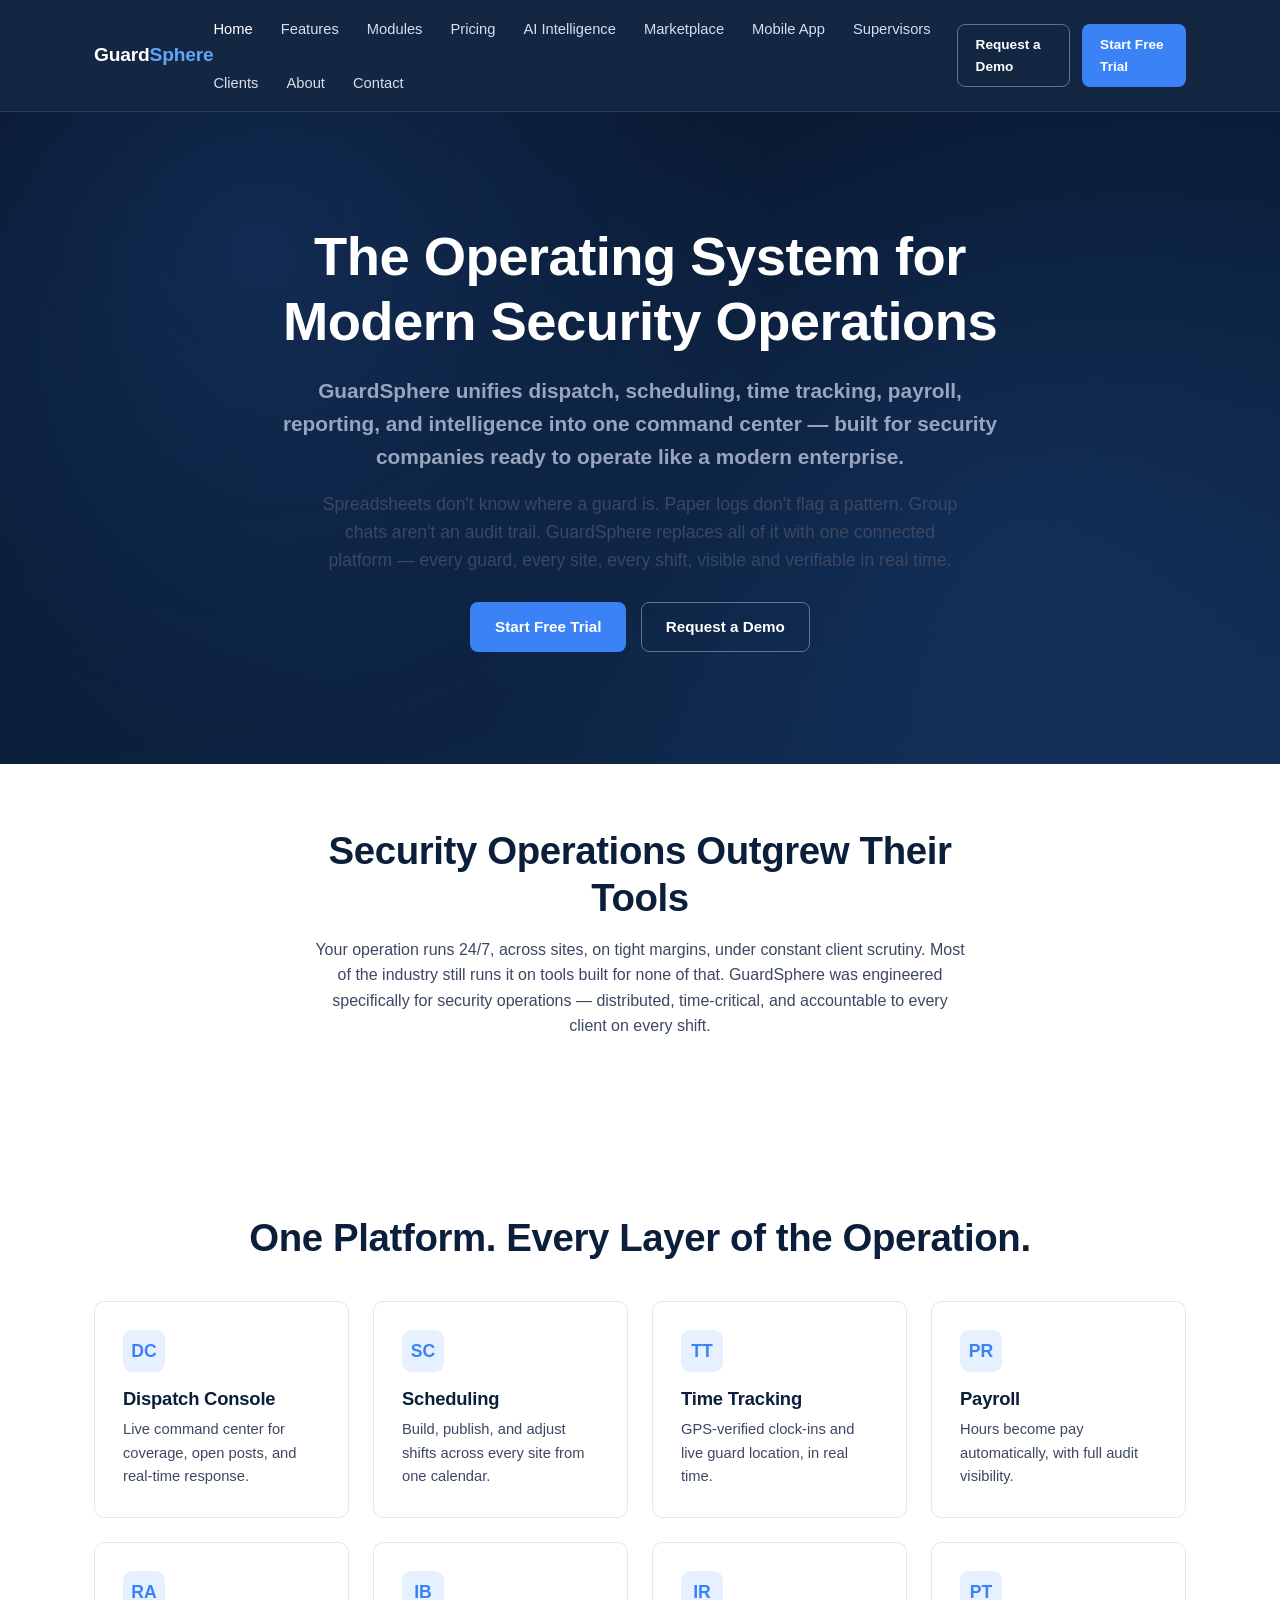
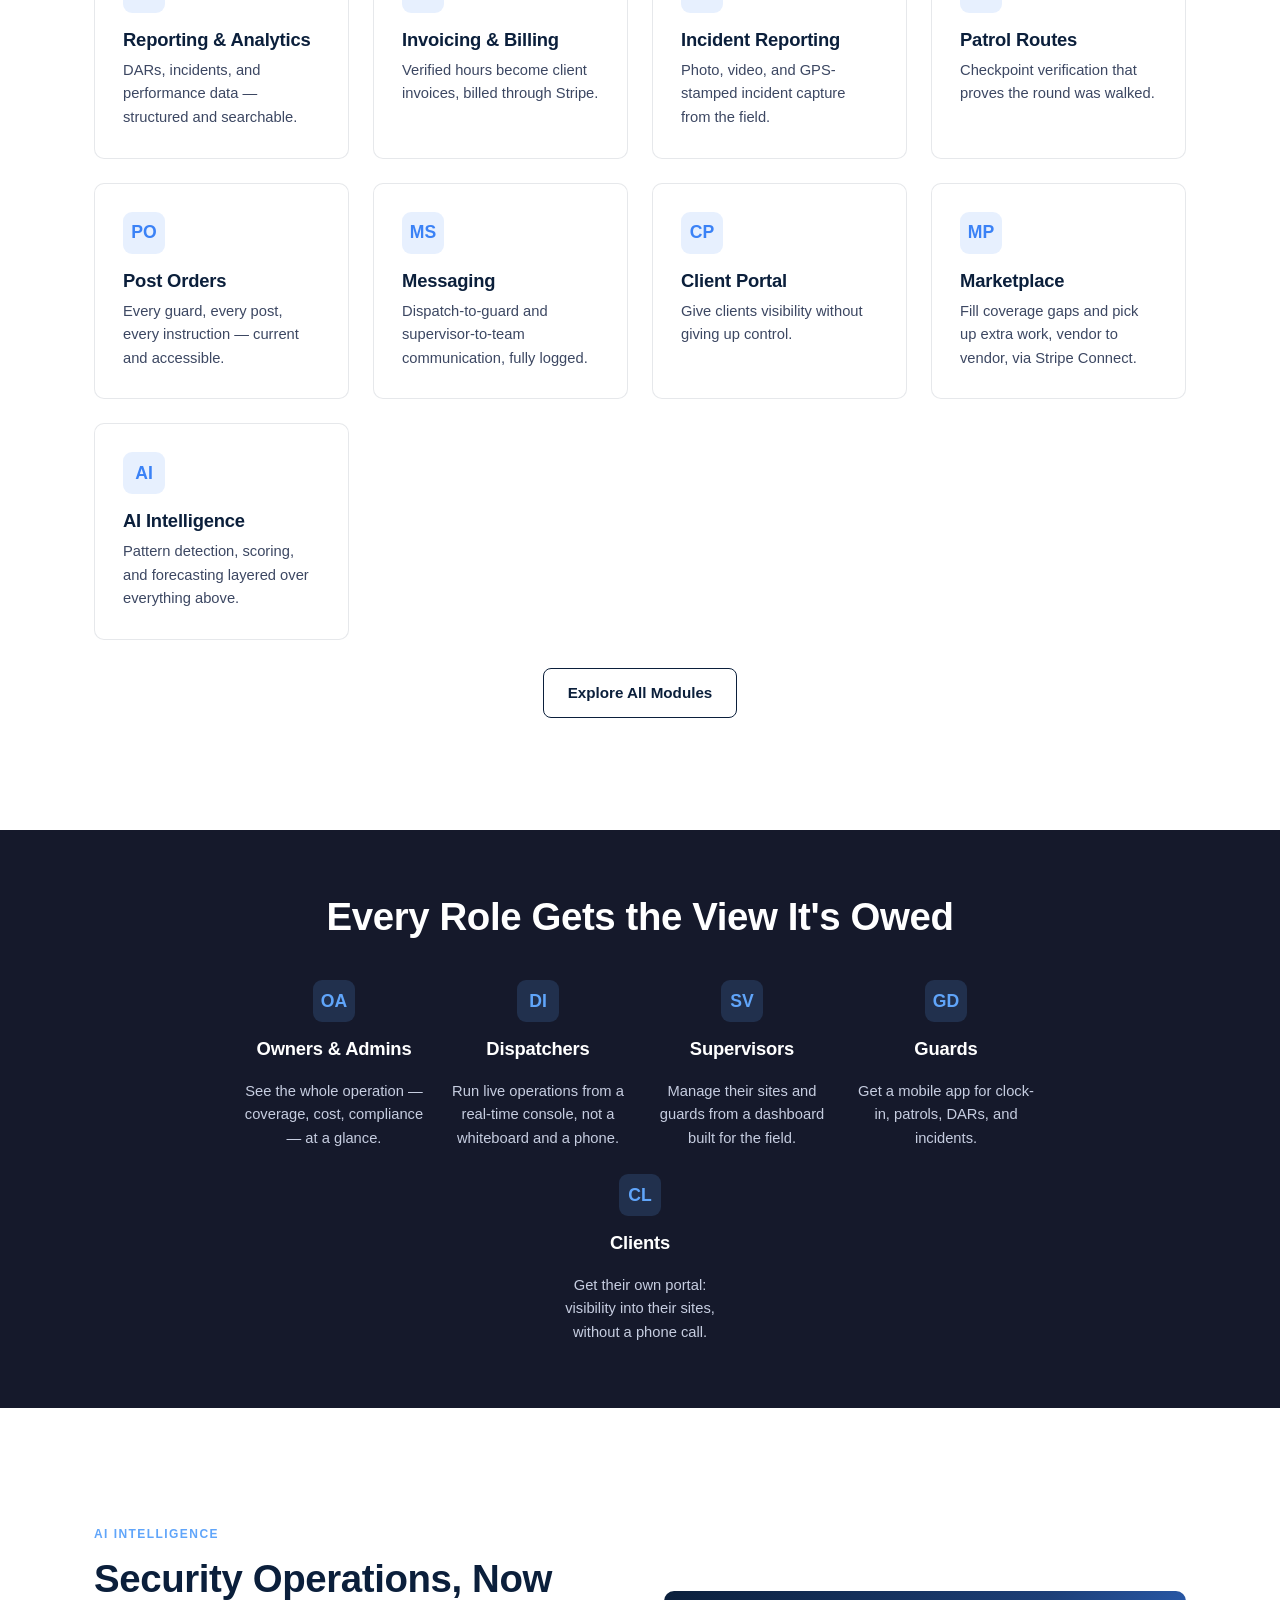
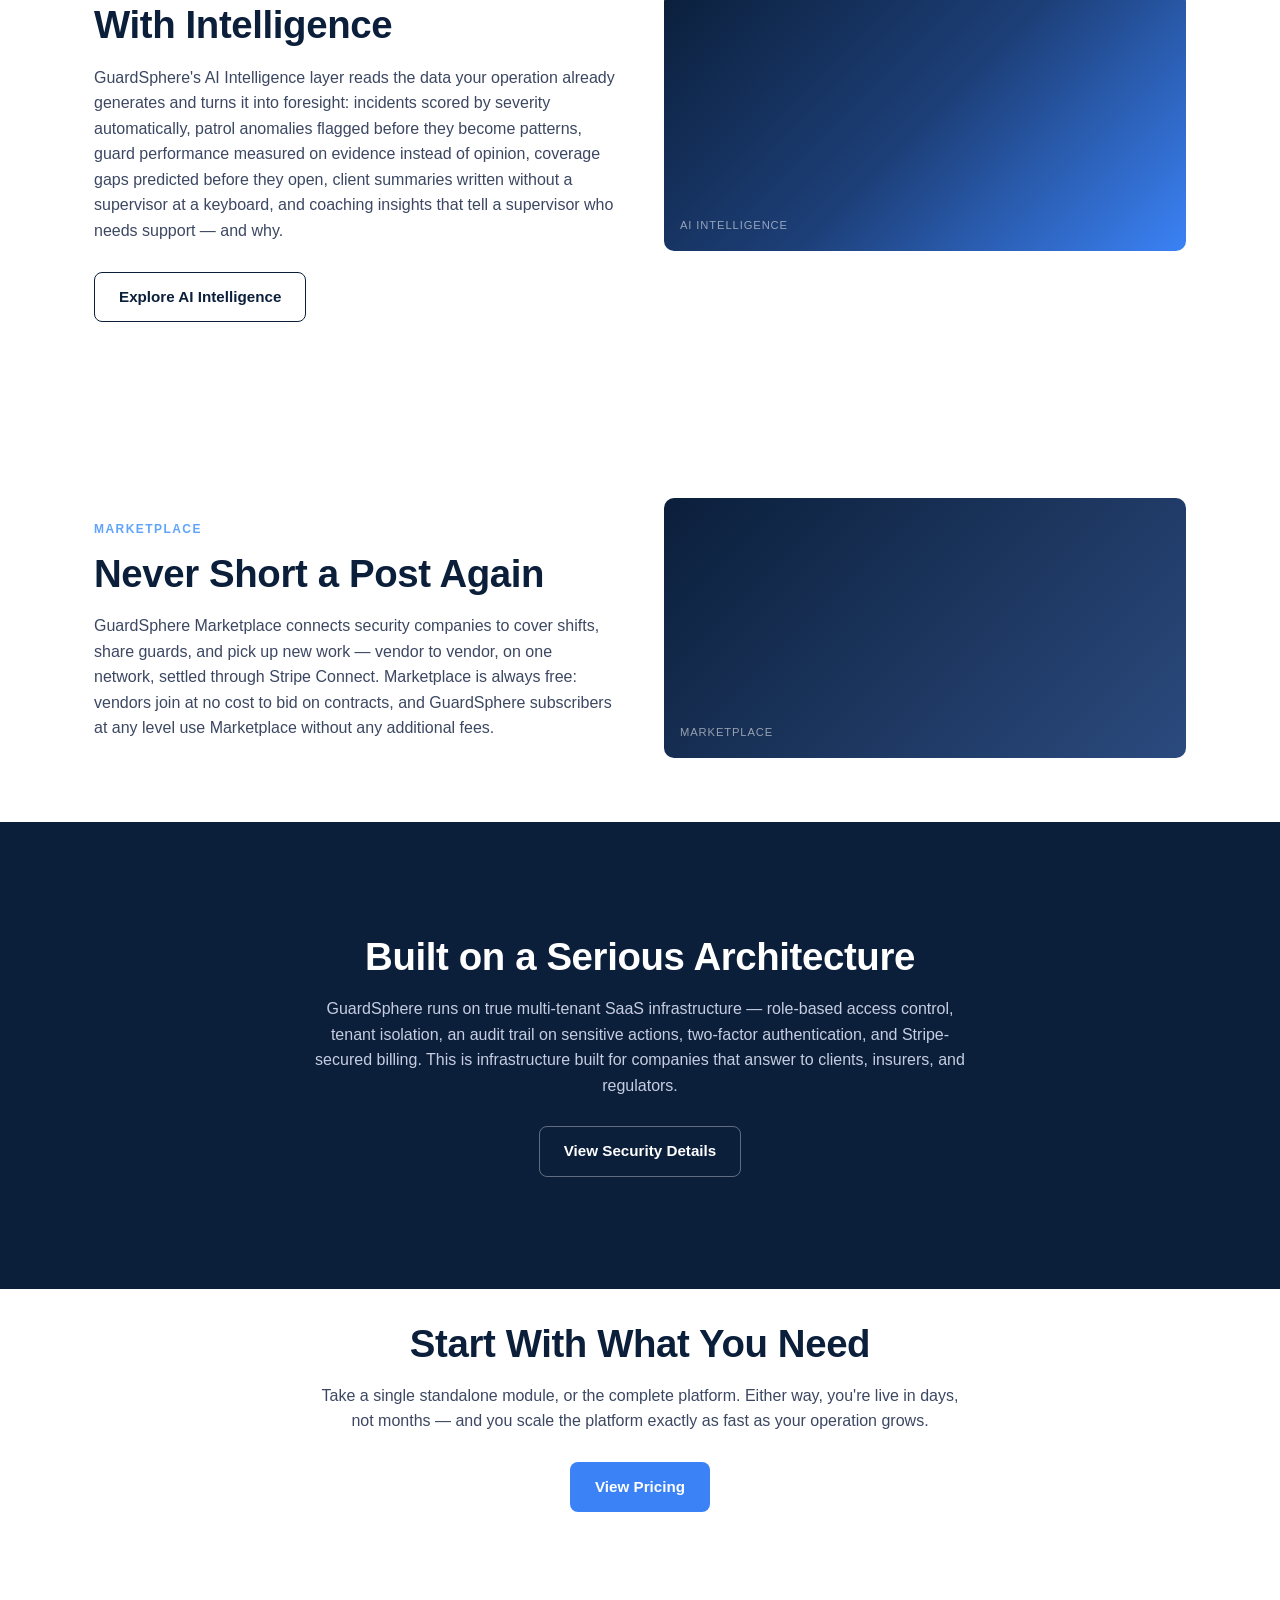
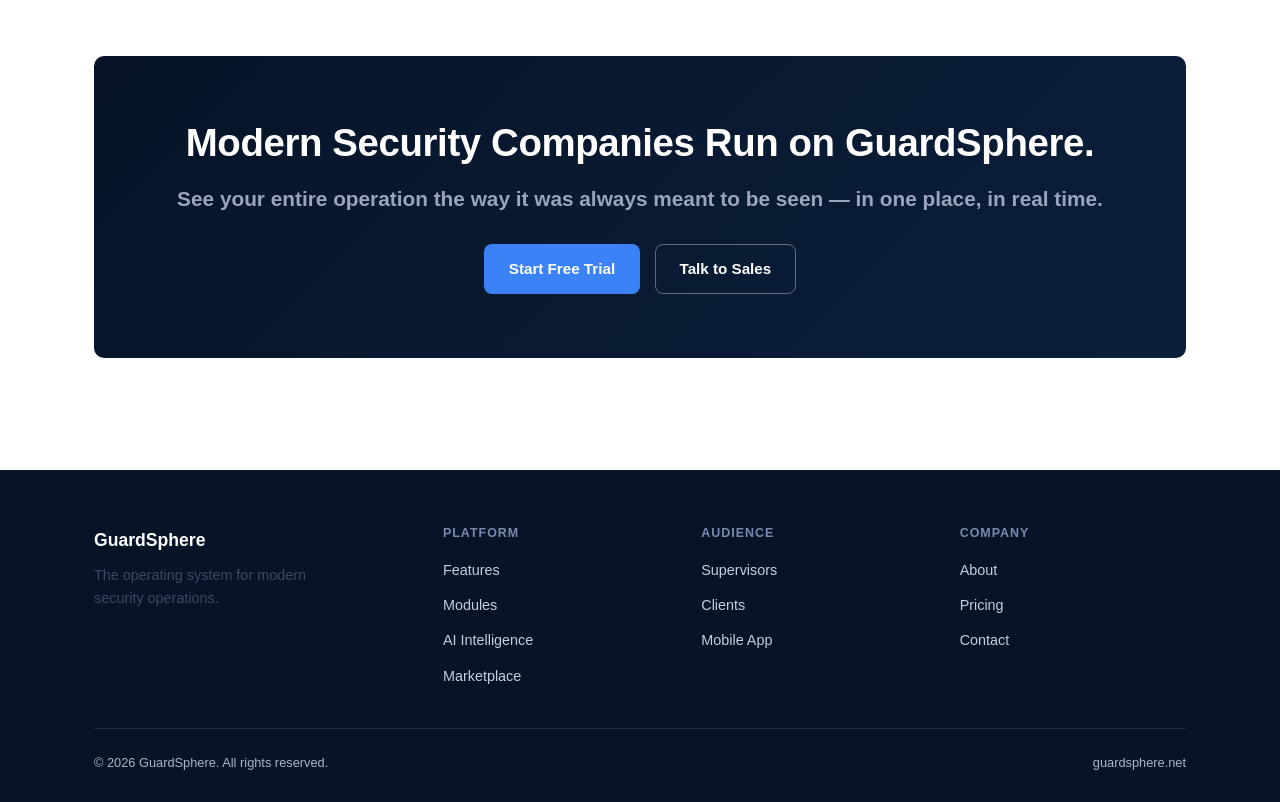
<file: index.html>
<!DOCTYPE html>
<html lang="en">
<head>
<meta charset="UTF-8">
<meta name="viewport" content="width=device-width, initial-scale=1.0">
<title>GuardSphere — The Operating System for Modern Security Operations</title>
<meta name="description" content="GuardSphere unifies dispatch, scheduling, time tracking, payroll, reporting, and intelligence into one command center for security companies.">
<link rel="stylesheet" href="styles.css">
</head>
<body>

<header class="site-header">
  <nav class="nav">
    <a href="index.html" class="logo">Guard<span>Sphere</span></a>
    <ul class="nav-links">
      <li><a href="index.html" aria-current="page">Home</a></li>
      <li><a href="features.html">Features</a></li>
      <li><a href="modules.html">Modules</a></li>
      <li><a href="pricing.html">Pricing</a></li>
      <li><a href="ai-intelligence.html">AI Intelligence</a></li>
      <li><a href="marketplace.html">Marketplace</a></li>
      <li><a href="mobile-app.html">Mobile App</a></li>
      <li><a href="supervisor.html">Supervisors</a></li>
      <li><a href="client.html">Clients</a></li>
      <li><a href="about.html">About</a></li>
      <li><a href="contact.html">Contact</a></li>
    </ul>
    <div class="nav-cta">
      <a href="contact.html" class="btn btn-outline btn-sm">Request a Demo</a>
      <a href="pricing.html" class="btn btn-primary btn-sm">Start Free Trial</a>
    </div>
    <button class="nav-toggle" aria-label="Toggle menu" aria-expanded="false">&#9776;</button>
  </nav>
</header>

<main>

  <!-- Hero -->
  <section class="hero">
    <div class="container hero-inner">
      <h1>The Operating System for Modern Security Operations</h1>
      <p class="subhead">GuardSphere unifies dispatch, scheduling, time tracking, payroll, reporting, and intelligence into one command center — built for security companies ready to operate like a modern enterprise.</p>
      <p class="body-lg" style="margin:0 auto;">Spreadsheets don't know where a guard is. Paper logs don't flag a pattern. Group chats aren't an audit trail. GuardSphere replaces all of it with one connected platform — every guard, every site, every shift, visible and verifiable in real time.</p>
      <div class="btn-row">
        <a href="pricing.html" class="btn btn-primary">Start Free Trial</a>
        <a href="contact.html" class="btn btn-outline">Request a Demo</a>
      </div>
    </div>
  </section>

  <!-- Problem statement -->
  <section class="section section--center">
    <div class="container narrow">
      <h2>Security Operations Outgrew Their Tools</h2>
      <p>Your operation runs 24/7, across sites, on tight margins, under constant client scrutiny. Most of the industry still runs it on tools built for none of that. GuardSphere was engineered specifically for security operations — distributed, time-critical, and accountable to every client on every shift.</p>
    </div>
  </section>

  <!-- Platform overview -->
  <section class="section section--wide section--center">
    <div class="container">
      <h2>One Platform. Every Layer of the Operation.</h2>
      <div class="grid grid-4" style="margin-top:2.5rem; text-align:left;">
        <div class="card"><div class="icon">DC</div><h3>Dispatch Console</h3><p>Live command center for coverage, open posts, and real-time response.</p></div>
        <div class="card"><div class="icon">SC</div><h3>Scheduling</h3><p>Build, publish, and adjust shifts across every site from one calendar.</p></div>
        <div class="card"><div class="icon">TT</div><h3>Time Tracking</h3><p>GPS-verified clock-ins and live guard location, in real time.</p></div>
        <div class="card"><div class="icon">PR</div><h3>Payroll</h3><p>Hours become pay automatically, with full audit visibility.</p></div>
        <div class="card"><div class="icon">RA</div><h3>Reporting &amp; Analytics</h3><p>DARs, incidents, and performance data — structured and searchable.</p></div>
        <div class="card"><div class="icon">IB</div><h3>Invoicing &amp; Billing</h3><p>Verified hours become client invoices, billed through Stripe.</p></div>
        <div class="card"><div class="icon">IR</div><h3>Incident Reporting</h3><p>Photo, video, and GPS-stamped incident capture from the field.</p></div>
        <div class="card"><div class="icon">PT</div><h3>Patrol Routes</h3><p>Checkpoint verification that proves the round was walked.</p></div>
        <div class="card"><div class="icon">PO</div><h3>Post Orders</h3><p>Every guard, every post, every instruction — current and accessible.</p></div>
        <div class="card"><div class="icon">MS</div><h3>Messaging</h3><p>Dispatch-to-guard and supervisor-to-team communication, fully logged.</p></div>
        <div class="card"><div class="icon">CP</div><h3>Client Portal</h3><p>Give clients visibility without giving up control.</p></div>
        <div class="card"><div class="icon">MP</div><h3>Marketplace</h3><p>Fill coverage gaps and pick up extra work, vendor to vendor, via Stripe Connect.</p></div>
        <div class="card"><div class="icon">AI</div><h3>AI Intelligence</h3><p>Pattern detection, scoring, and forecasting layered over everything above.</p></div>
      </div>
      <div class="btn-row"><a href="modules.html" class="btn btn-outline-dark">Explore All Modules</a></div>
    </div>
  </section>

  <!-- Roles -->
  <section class="section section--charcoal section--center">
    <div class="container">
      <h2>Every Role Gets the View It's Owed</h2>
      <div class="icon-list" style="max-width:900px; margin-top:2.5rem; flex-direction:row; flex-wrap:wrap; justify-content:center; gap:1.5rem;">
        <div class="icon-row" style="flex-direction:column; align-items:center; text-align:center; width:180px;">
          <div class="icon">OA</div><h3>Owners &amp; Admins</h3><p>See the whole operation — coverage, cost, compliance — at a glance.</p>
        </div>
        <div class="icon-row" style="flex-direction:column; align-items:center; text-align:center; width:180px;">
          <div class="icon">DI</div><h3>Dispatchers</h3><p>Run live operations from a real-time console, not a whiteboard and a phone.</p>
        </div>
        <div class="icon-row" style="flex-direction:column; align-items:center; text-align:center; width:180px;">
          <div class="icon">SV</div><h3>Supervisors</h3><p>Manage their sites and guards from a dashboard built for the field.</p>
        </div>
        <div class="icon-row" style="flex-direction:column; align-items:center; text-align:center; width:180px;">
          <div class="icon">GD</div><h3>Guards</h3><p>Get a mobile app for clock-in, patrols, DARs, and incidents.</p>
        </div>
        <div class="icon-row" style="flex-direction:column; align-items:center; text-align:center; width:180px;">
          <div class="icon">CL</div><h3>Clients</h3><p>Get their own portal: visibility into their sites, without a phone call.</p>
        </div>
      </div>
    </div>
  </section>

  <!-- AI Intelligence teaser -->
  <section class="section section--wide">
    <div class="container two-col">
      <div class="two-col-text">
        <span class="eyebrow">AI Intelligence</span>
        <h2>Security Operations, Now With Intelligence</h2>
        <p>GuardSphere's AI Intelligence layer reads the data your operation already generates and turns it into foresight: incidents scored by severity automatically, patrol anomalies flagged before they become patterns, guard performance measured on evidence instead of opinion, coverage gaps predicted before they open, client summaries written without a supervisor at a keyboard, and coaching insights that tell a supervisor who needs support — and why.</p>
        <div class="btn-row btn-row--left"><a href="ai-intelligence.html" class="btn btn-outline-dark">Explore AI Intelligence</a></div>
      </div>
      <div class="img-placeholder ai" data-label="AI Intelligence"></div>
    </div>
  </section>

  <!-- Marketplace teaser -->
  <section class="section">
    <div class="container two-col reverse">
      <div class="img-placeholder network" data-label="Marketplace"></div>
      <div class="two-col-text">
        <span class="eyebrow">Marketplace</span>
        <h2>Never Short a Post Again</h2>
        <p>GuardSphere Marketplace connects security companies to cover shifts, share guards, and pick up new work — vendor to vendor, on one network, settled through Stripe Connect. Marketplace is always free: vendors join at no cost to bid on contracts, and GuardSphere subscribers at any level use Marketplace without any additional fees.</p>
      </div>
    </div>
  </section>

  <!-- Architecture / trust -->
  <section class="section section--wide section--dark section--center">
    <div class="container narrow">
      <h2>Built on a Serious Architecture</h2>
      <p>GuardSphere runs on true multi-tenant SaaS infrastructure — role-based access control, tenant isolation, an audit trail on sensitive actions, two-factor authentication, and Stripe-secured billing. This is infrastructure built for companies that answer to clients, insurers, and regulators.</p>
      <div class="btn-row"><a href="features.html#foundation" class="btn btn-outline">View Security Details</a></div>
    </div>
  </section>

  <!-- Pricing teaser -->
  <section class="section section--tight section--center">
    <div class="container narrow">
      <h2>Start With What You Need</h2>
      <p>Take a single standalone module, or the complete platform. Either way, you're live in days, not months — and you scale the platform exactly as fast as your operation grows.</p>
      <div class="btn-row"><a href="pricing.html" class="btn btn-primary">View Pricing</a></div>
    </div>
  </section>

  <!-- Final CTA -->
  <section class="section section--wide">
    <div class="container">
      <div class="cta-block">
        <h2>Modern Security Companies Run on GuardSphere.</h2>
        <p class="subhead">See your entire operation the way it was always meant to be seen — in one place, in real time.</p>
        <div class="btn-row">
          <a href="pricing.html" class="btn btn-primary">Start Free Trial</a>
          <a href="contact.html" class="btn btn-outline">Talk to Sales</a>
        </div>
      </div>
    </div>
  </section>

</main>

<footer class="site-footer">
  <div class="container">
    <div class="footer-grid">
      <div>
        <div class="footer-brand">GuardSphere</div>
        <p style="max-width:260px; font-size:0.9rem;">The operating system for modern security operations.</p>
      </div>
      <div class="footer-col">
        <h4>Platform</h4>
        <ul>
          <li><a href="features.html">Features</a></li>
          <li><a href="modules.html">Modules</a></li>
          <li><a href="ai-intelligence.html">AI Intelligence</a></li>
          <li><a href="marketplace.html">Marketplace</a></li>
        </ul>
      </div>
      <div class="footer-col">
        <h4>Audience</h4>
        <ul>
          <li><a href="supervisor.html">Supervisors</a></li>
          <li><a href="client.html">Clients</a></li>
          <li><a href="mobile-app.html">Mobile App</a></li>
        </ul>
      </div>
      <div class="footer-col">
        <h4>Company</h4>
        <ul>
          <li><a href="about.html">About</a></li>
          <li><a href="pricing.html">Pricing</a></li>
          <li><a href="contact.html">Contact</a></li>
        </ul>
      </div>
    </div>
    <div class="footer-bottom">
      <span>&copy; 2026 GuardSphere. All rights reserved.</span>
      <span>guardsphere.net</span>
    </div>
  </div>
</footer>

<script src="script.js"></script>
</body>
</html>
</file>
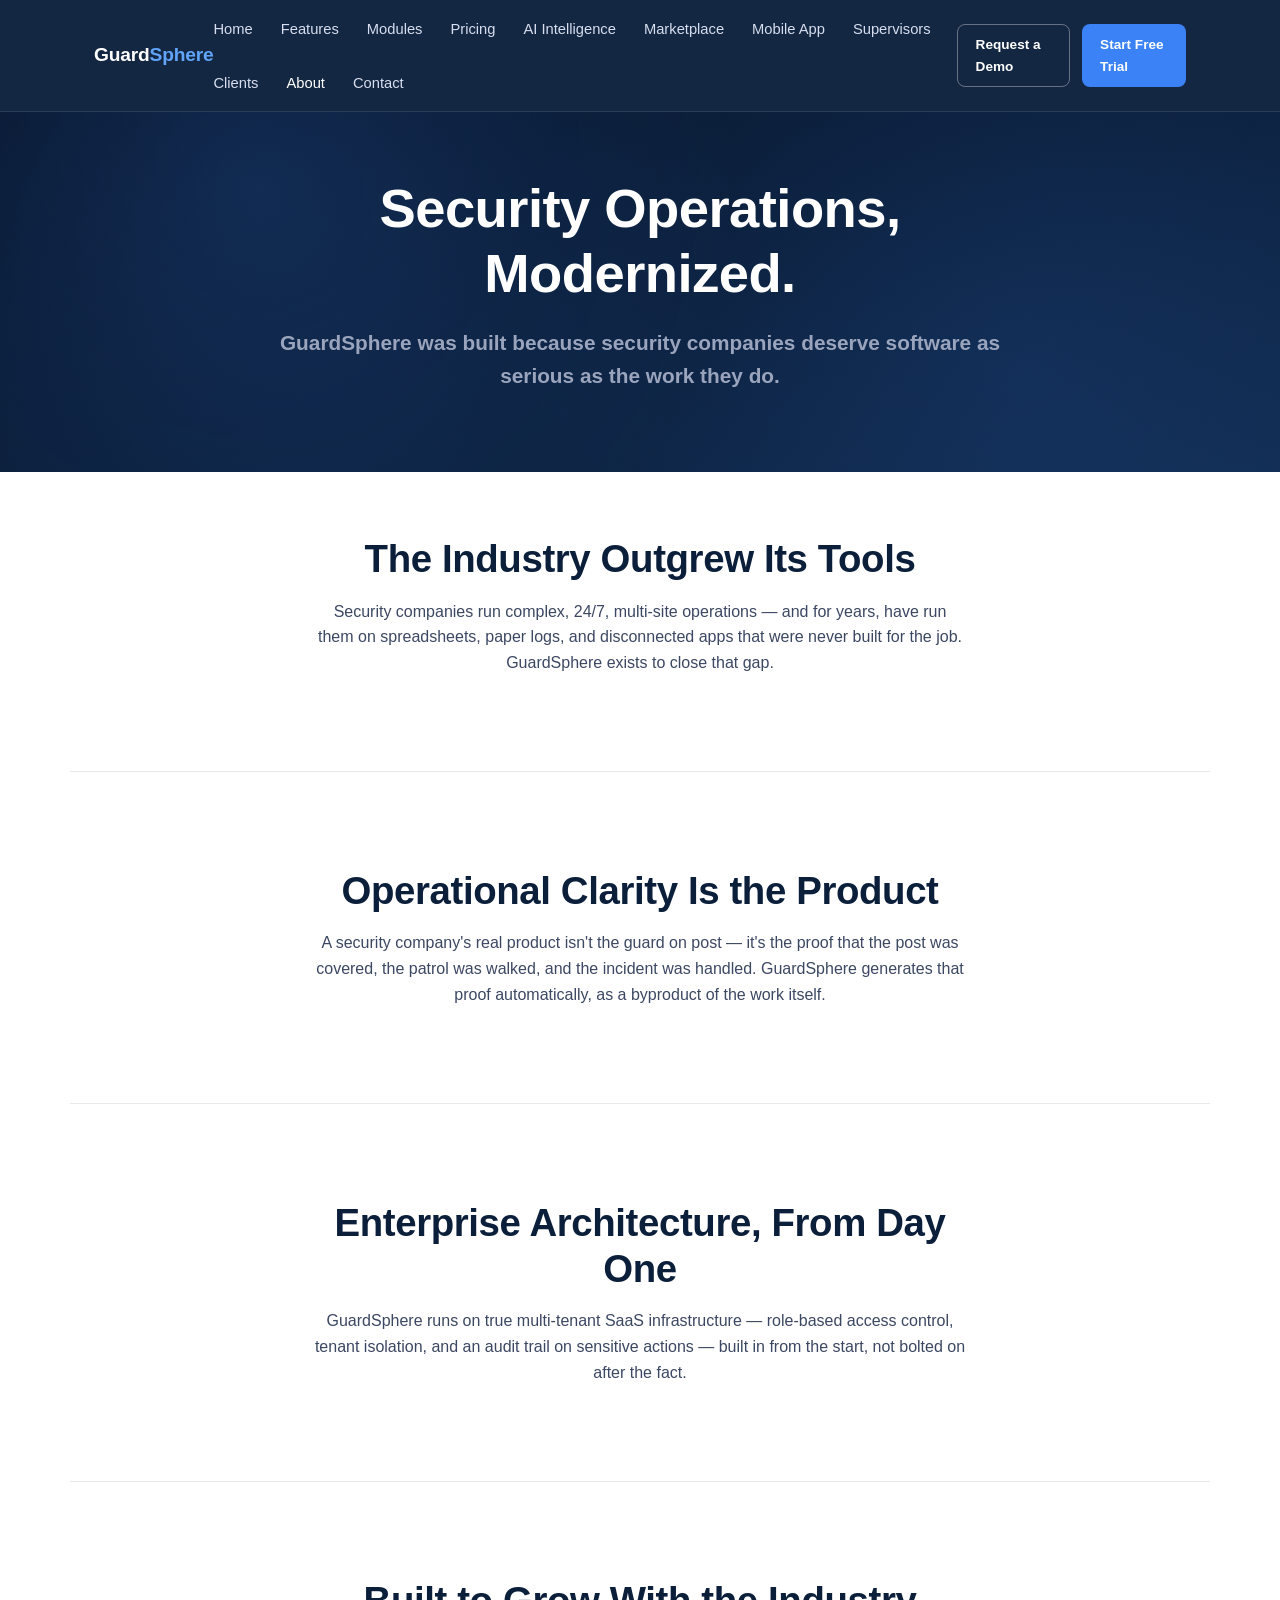
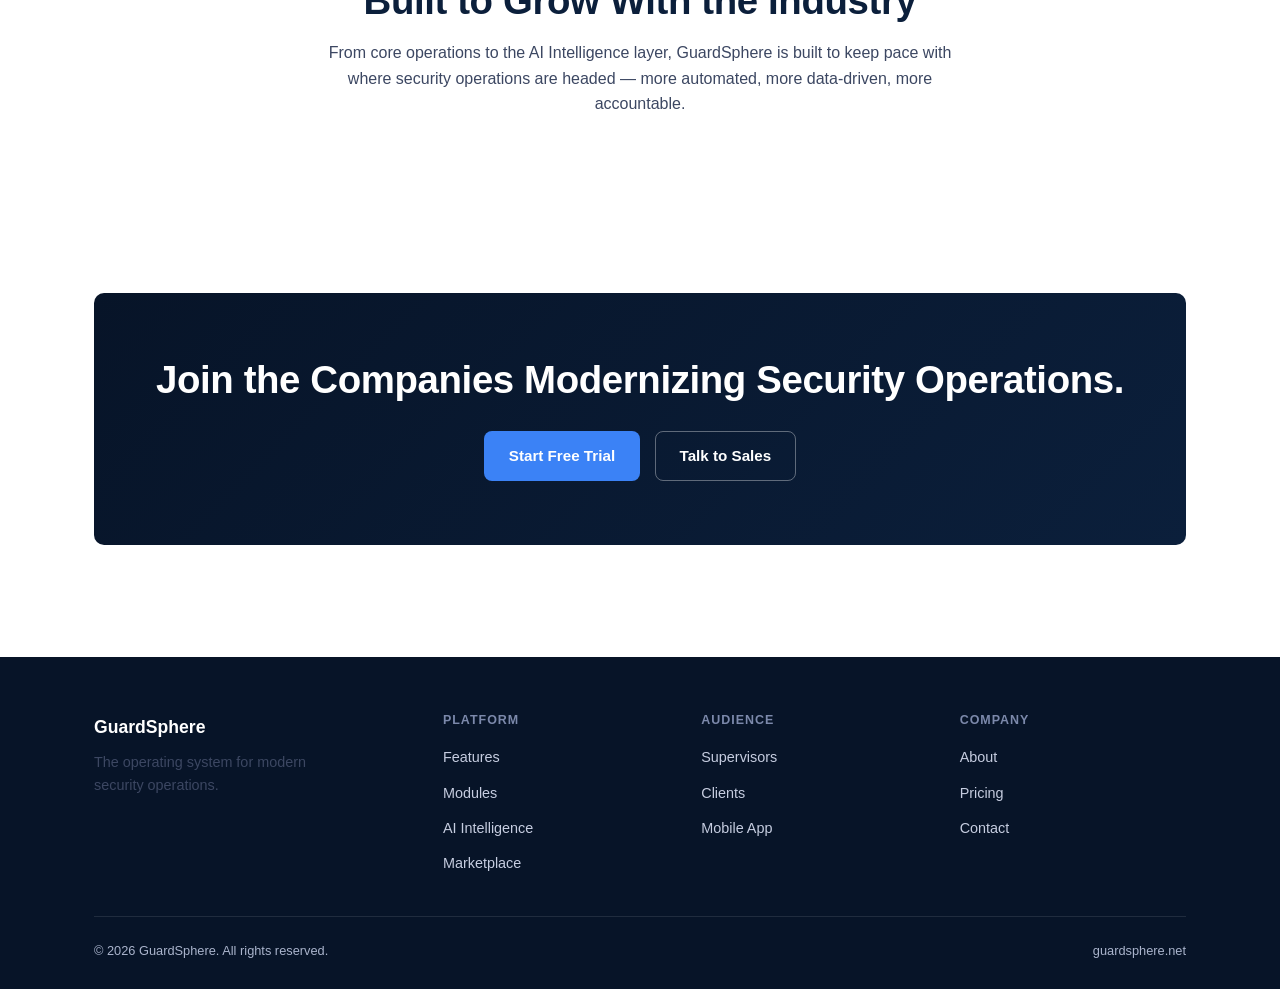
<file: about.html>
<!DOCTYPE html>
<html lang="en">
<head>
<meta charset="UTF-8">
<meta name="viewport" content="width=device-width, initial-scale=1.0">
<title>About — GuardSphere</title>
<meta name="description" content="GuardSphere was built because security companies deserve software as serious as the work they do.">
<link rel="stylesheet" href="styles.css">
</head>
<body>

<header class="site-header">
  <nav class="nav">
    <a href="index.html" class="logo">Guard<span>Sphere</span></a>
    <ul class="nav-links">
      <li><a href="index.html">Home</a></li>
      <li><a href="features.html">Features</a></li>
      <li><a href="modules.html">Modules</a></li>
      <li><a href="pricing.html">Pricing</a></li>
      <li><a href="ai-intelligence.html">AI Intelligence</a></li>
      <li><a href="marketplace.html">Marketplace</a></li>
      <li><a href="mobile-app.html">Mobile App</a></li>
      <li><a href="supervisor.html">Supervisors</a></li>
      <li><a href="client.html">Clients</a></li>
      <li><a href="about.html" aria-current="page">About</a></li>
      <li><a href="contact.html">Contact</a></li>
    </ul>
    <div class="nav-cta">
      <a href="contact.html" class="btn btn-outline btn-sm">Request a Demo</a>
      <a href="pricing.html" class="btn btn-primary btn-sm">Start Free Trial</a>
    </div>
    <button class="nav-toggle" aria-label="Toggle menu" aria-expanded="false">&#9776;</button>
  </nav>
</header>

<main>

  <section class="hero hero--compact">
    <div class="container hero-inner">
      <h1>Security Operations, Modernized.</h1>
      <p class="subhead">GuardSphere was built because security companies deserve software as serious as the work they do.</p>
    </div>
  </section>

  <section class="section section--center">
    <div class="container narrow">
      <h2>The Industry Outgrew Its Tools</h2>
      <p>Security companies run complex, 24/7, multi-site operations — and for years, have run them on spreadsheets, paper logs, and disconnected apps that were never built for the job. GuardSphere exists to close that gap.</p>
    </div>
  </section>

  <section class="section section--tight">
    <div class="separator"></div>
  </section>

  <section class="section section--center">
    <div class="container narrow">
      <h2>Operational Clarity Is the Product</h2>
      <p>A security company's real product isn't the guard on post — it's the proof that the post was covered, the patrol was walked, and the incident was handled. GuardSphere generates that proof automatically, as a byproduct of the work itself.</p>
    </div>
  </section>

  <section class="section section--tight">
    <div class="separator"></div>
  </section>

  <section class="section section--center">
    <div class="container narrow">
      <h2>Enterprise Architecture, From Day One</h2>
      <p>GuardSphere runs on true multi-tenant SaaS infrastructure — role-based access control, tenant isolation, and an audit trail on sensitive actions — built in from the start, not bolted on after the fact.</p>
    </div>
  </section>

  <section class="section section--tight">
    <div class="separator"></div>
  </section>

  <section class="section section--center">
    <div class="container narrow">
      <h2>Built to Grow With the Industry</h2>
      <p>From core operations to the AI Intelligence layer, GuardSphere is built to keep pace with where security operations are headed — more automated, more data-driven, more accountable.</p>
    </div>
  </section>

  <section class="section section--wide">
    <div class="container">
      <div class="cta-block">
        <h2>Join the Companies Modernizing Security Operations.</h2>
        <div class="btn-row">
          <a href="pricing.html" class="btn btn-primary">Start Free Trial</a>
          <a href="contact.html" class="btn btn-outline">Talk to Sales</a>
        </div>
      </div>
    </div>
  </section>

</main>

<footer class="site-footer">
  <div class="container">
    <div class="footer-grid">
      <div>
        <div class="footer-brand">GuardSphere</div>
        <p style="max-width:260px; font-size:0.9rem;">The operating system for modern security operations.</p>
      </div>
      <div class="footer-col"><h4>Platform</h4><ul>
        <li><a href="features.html">Features</a></li>
        <li><a href="modules.html">Modules</a></li>
        <li><a href="ai-intelligence.html">AI Intelligence</a></li>
        <li><a href="marketplace.html">Marketplace</a></li>
      </ul></div>
      <div class="footer-col"><h4>Audience</h4><ul>
        <li><a href="supervisor.html">Supervisors</a></li>
        <li><a href="client.html">Clients</a></li>
        <li><a href="mobile-app.html">Mobile App</a></li>
      </ul></div>
      <div class="footer-col"><h4>Company</h4><ul>
        <li><a href="about.html">About</a></li>
        <li><a href="pricing.html">Pricing</a></li>
        <li><a href="contact.html">Contact</a></li>
      </ul></div>
    </div>
    <div class="footer-bottom">
      <span>&copy; 2026 GuardSphere. All rights reserved.</span>
      <span>guardsphere.net</span>
    </div>
  </div>
</footer>

<script src="script.js"></script>
</body>
</html>
</file>
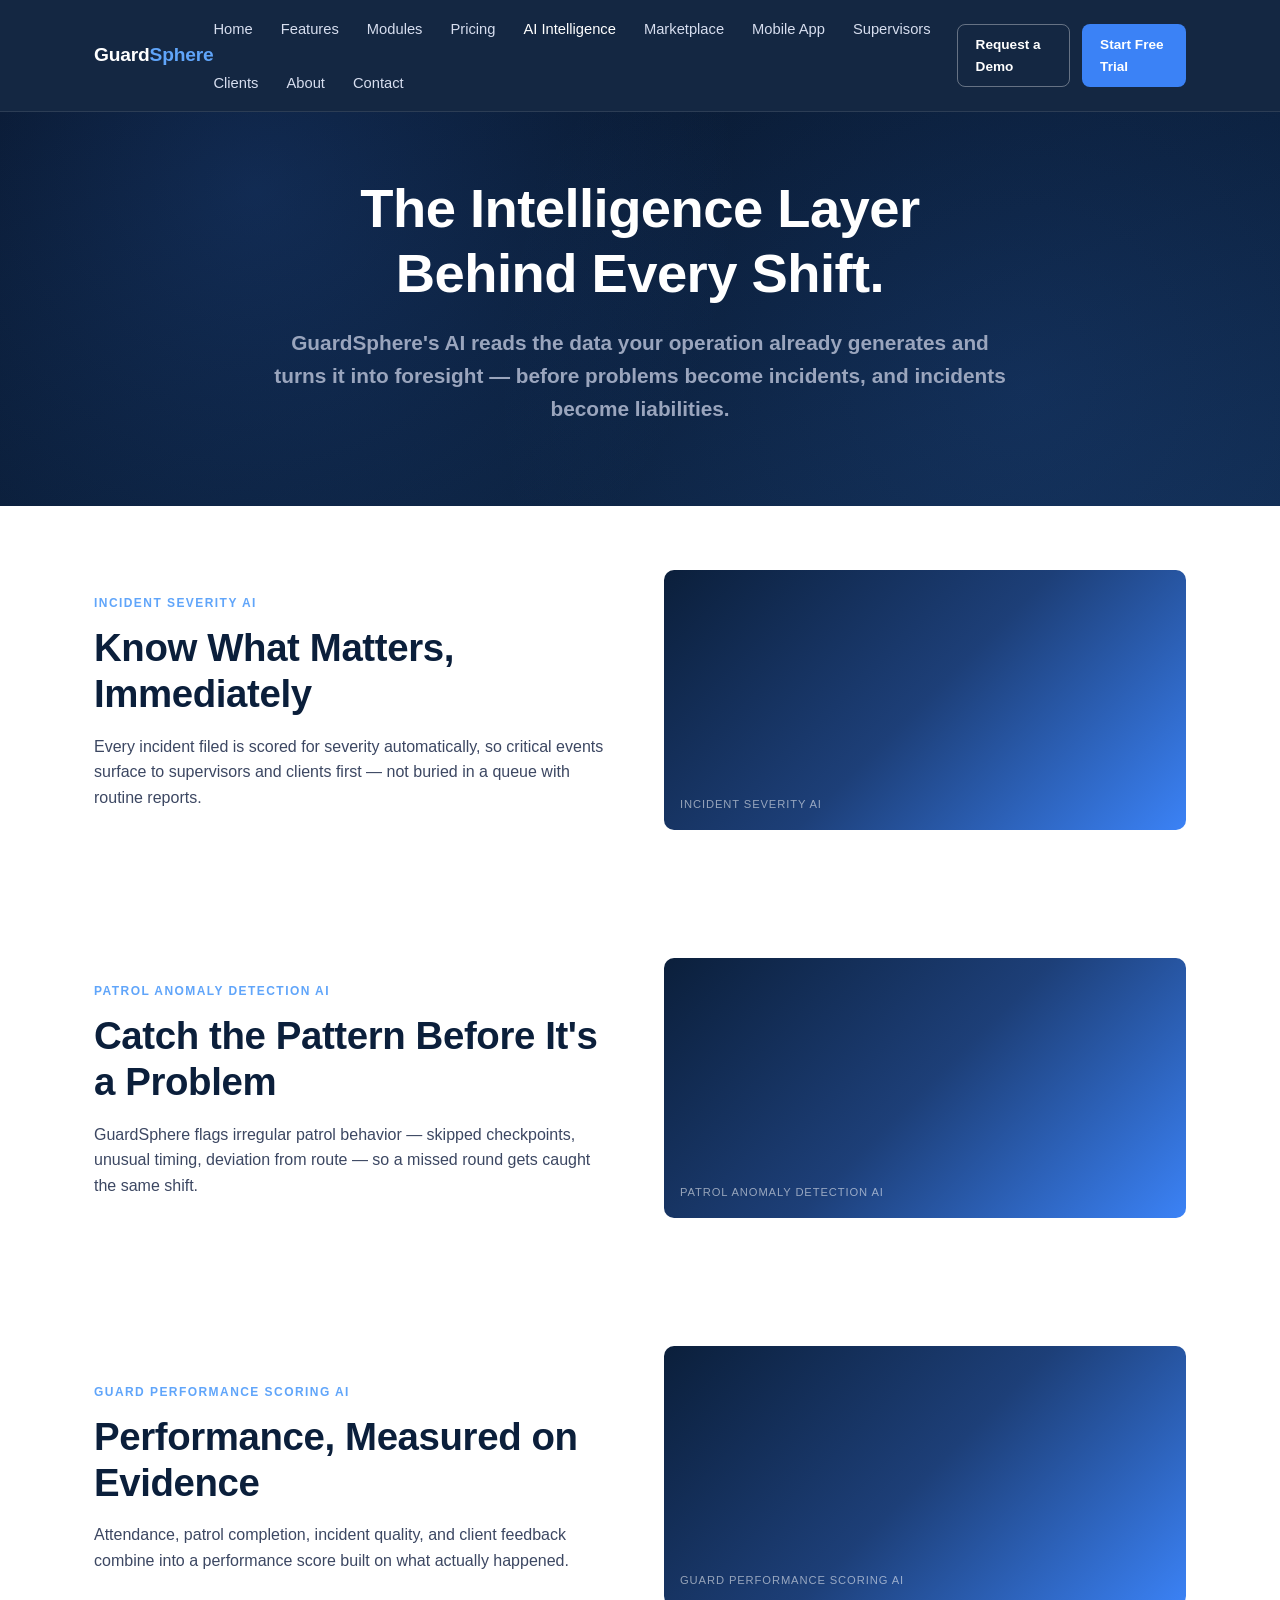
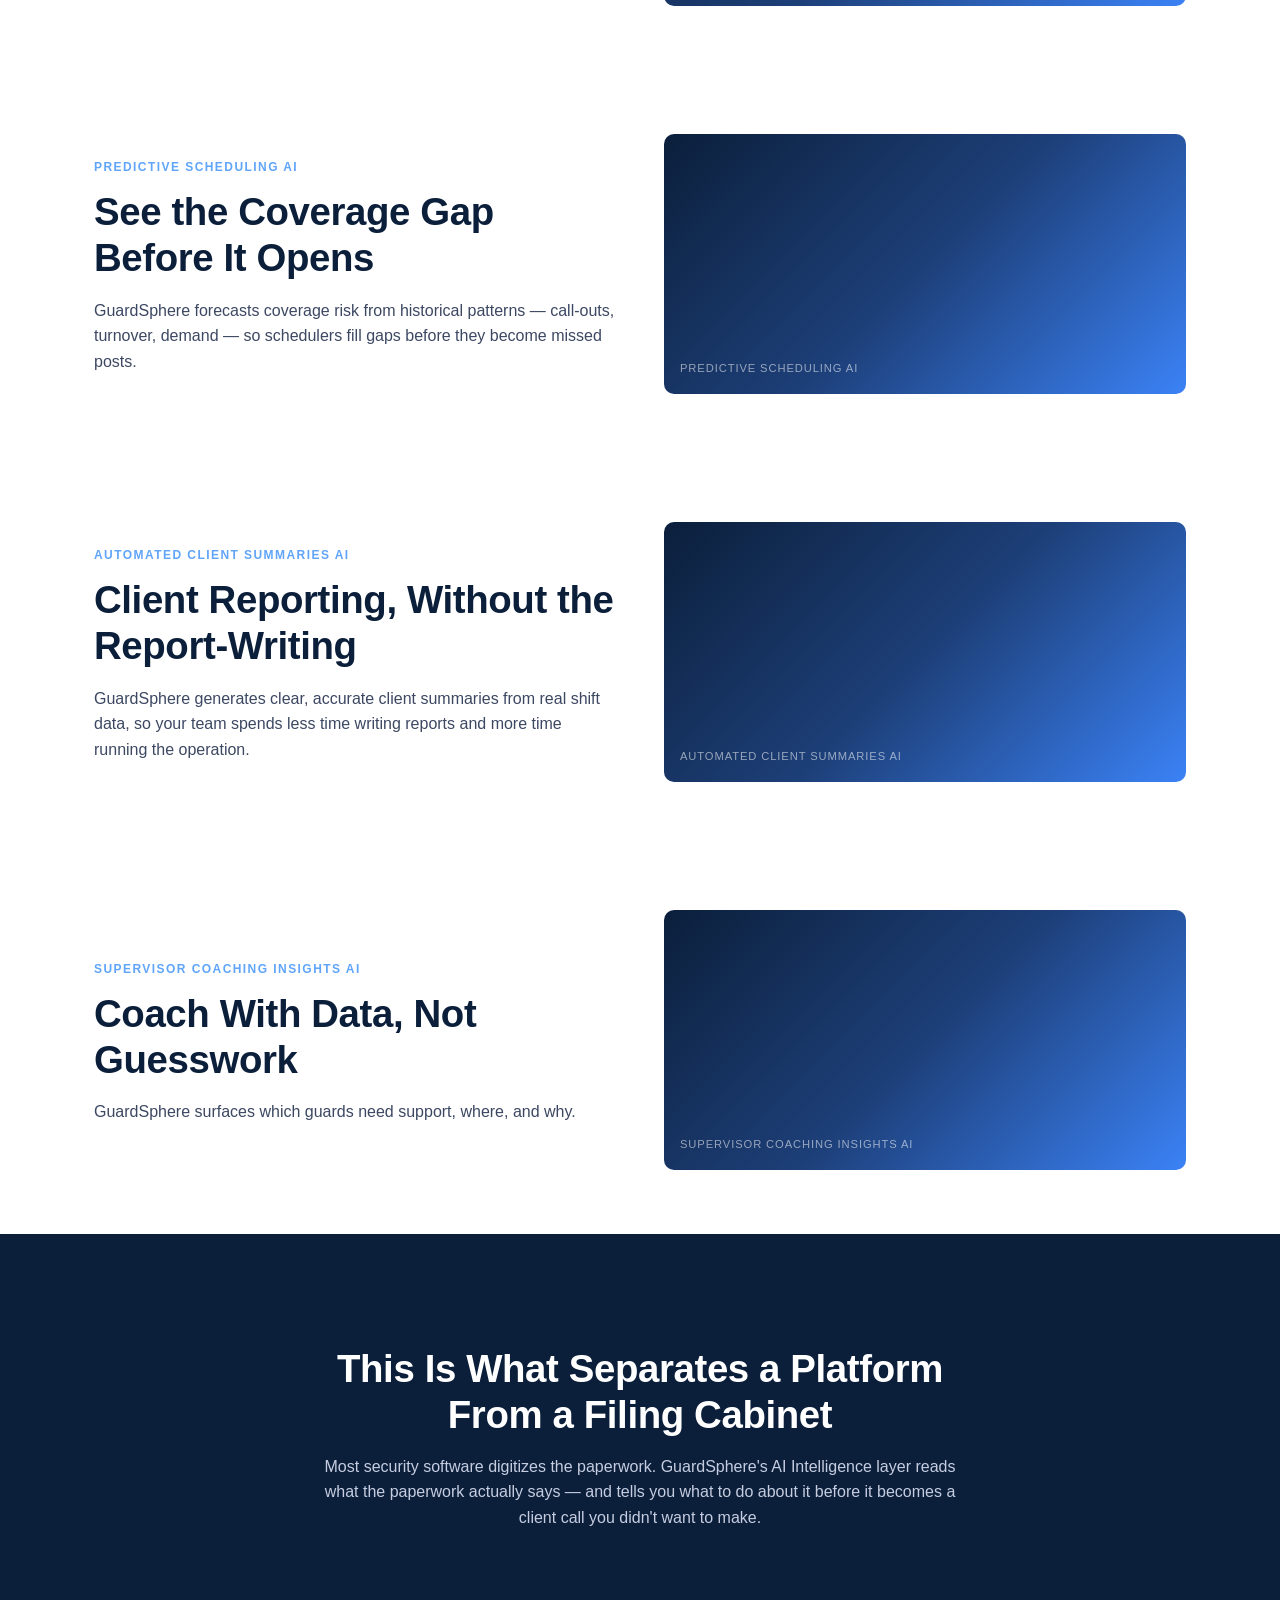
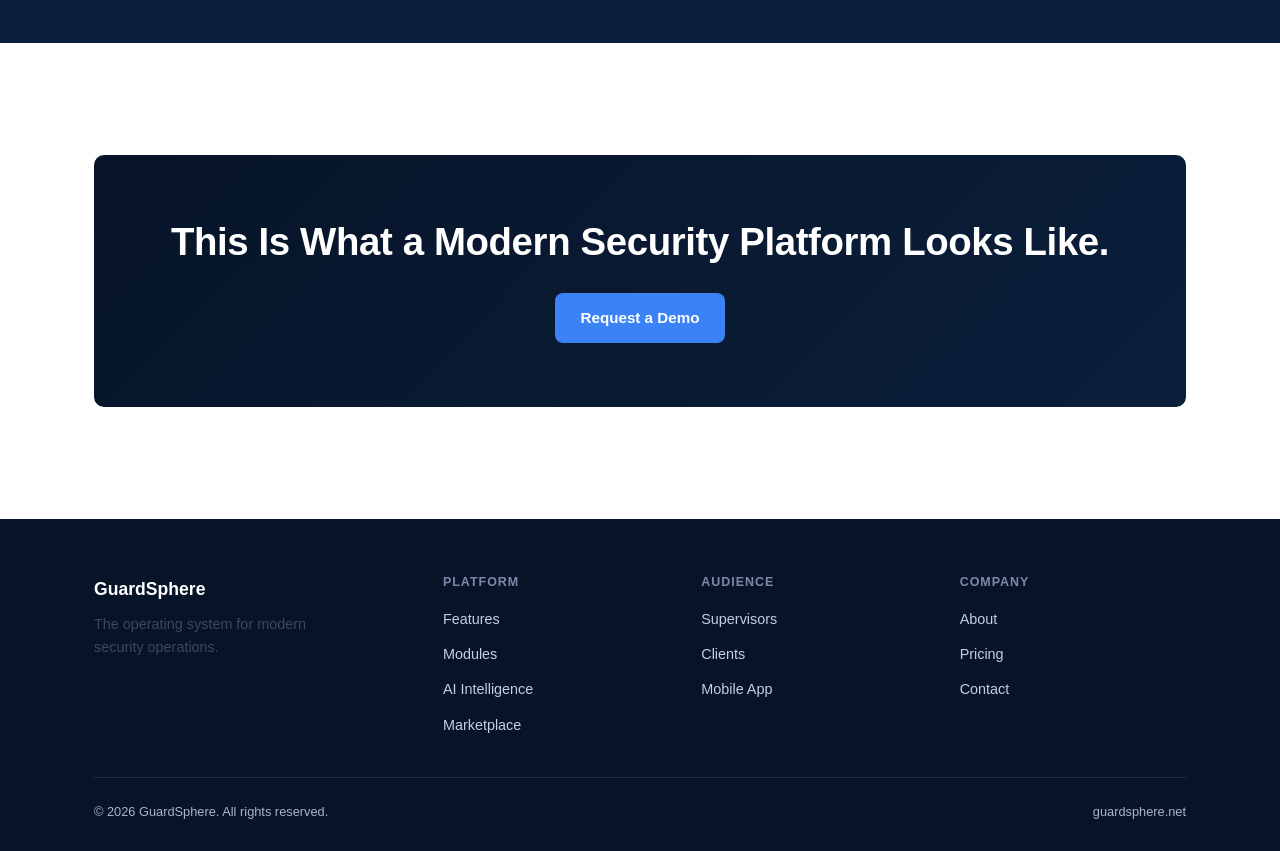
<file: ai-intelligence.html>
<!DOCTYPE html>
<html lang="en">
<head>
<meta charset="UTF-8">
<meta name="viewport" content="width=device-width, initial-scale=1.0">
<title>AI Intelligence — GuardSphere</title>
<meta name="description" content="The intelligence layer behind every shift: incident severity scoring, patrol anomaly detection, guard performance scoring, predictive scheduling, automated client summaries, and supervisor coaching insights.">
<link rel="stylesheet" href="styles.css">
</head>
<body>

<header class="site-header">
  <nav class="nav">
    <a href="index.html" class="logo">Guard<span>Sphere</span></a>
    <ul class="nav-links">
      <li><a href="index.html">Home</a></li>
      <li><a href="features.html">Features</a></li>
      <li><a href="modules.html">Modules</a></li>
      <li><a href="pricing.html">Pricing</a></li>
      <li><a href="ai-intelligence.html" aria-current="page">AI Intelligence</a></li>
      <li><a href="marketplace.html">Marketplace</a></li>
      <li><a href="mobile-app.html">Mobile App</a></li>
      <li><a href="supervisor.html">Supervisors</a></li>
      <li><a href="client.html">Clients</a></li>
      <li><a href="about.html">About</a></li>
      <li><a href="contact.html">Contact</a></li>
    </ul>
    <div class="nav-cta">
      <a href="contact.html" class="btn btn-outline btn-sm">Request a Demo</a>
      <a href="pricing.html" class="btn btn-primary btn-sm">Start Free Trial</a>
    </div>
    <button class="nav-toggle" aria-label="Toggle menu" aria-expanded="false">&#9776;</button>
  </nav>
</header>

<main>

  <section class="hero hero--compact">
    <div class="container hero-inner">
      <h1>The Intelligence Layer Behind Every Shift.</h1>
      <p class="subhead">GuardSphere's AI reads the data your operation already generates and turns it into foresight — before problems become incidents, and incidents become liabilities.</p>
    </div>
  </section>

  <section class="section">
    <div class="container two-col">
      <div class="two-col-text">
        <span class="eyebrow">Incident Severity AI</span>
        <h2>Know What Matters, Immediately</h2>
        <p>Every incident filed is scored for severity automatically, so critical events surface to supervisors and clients first — not buried in a queue with routine reports.</p>
      </div>
      <div class="img-placeholder ai" data-label="Incident Severity AI"></div>
    </div>
  </section>

  <section class="section">
    <div class="container two-col reverse">
      <div class="img-placeholder ai" data-label="Patrol Anomaly Detection AI"></div>
      <div class="two-col-text">
        <span class="eyebrow">Patrol Anomaly Detection AI</span>
        <h2>Catch the Pattern Before It's a Problem</h2>
        <p>GuardSphere flags irregular patrol behavior — skipped checkpoints, unusual timing, deviation from route — so a missed round gets caught the same shift.</p>
      </div>
    </div>
  </section>

  <section class="section">
    <div class="container two-col">
      <div class="two-col-text">
        <span class="eyebrow">Guard Performance Scoring AI</span>
        <h2>Performance, Measured on Evidence</h2>
        <p>Attendance, patrol completion, incident quality, and client feedback combine into a performance score built on what actually happened.</p>
      </div>
      <div class="img-placeholder ai" data-label="Guard Performance Scoring AI"></div>
    </div>
  </section>

  <section class="section">
    <div class="container two-col reverse">
      <div class="img-placeholder ai" data-label="Predictive Scheduling AI"></div>
      <div class="two-col-text">
        <span class="eyebrow">Predictive Scheduling AI</span>
        <h2>See the Coverage Gap Before It Opens</h2>
        <p>GuardSphere forecasts coverage risk from historical patterns — call-outs, turnover, demand — so schedulers fill gaps before they become missed posts.</p>
      </div>
    </div>
  </section>

  <section class="section">
    <div class="container two-col">
      <div class="two-col-text">
        <span class="eyebrow">Automated Client Summaries AI</span>
        <h2>Client Reporting, Without the Report-Writing</h2>
        <p>GuardSphere generates clear, accurate client summaries from real shift data, so your team spends less time writing reports and more time running the operation.</p>
      </div>
      <div class="img-placeholder ai" data-label="Automated Client Summaries AI"></div>
    </div>
  </section>

  <section class="section">
    <div class="container two-col reverse">
      <div class="img-placeholder ai" data-label="Supervisor Coaching Insights AI"></div>
      <div class="two-col-text">
        <span class="eyebrow">Supervisor Coaching Insights AI</span>
        <h2>Coach With Data, Not Guesswork</h2>
        <p>GuardSphere surfaces which guards need support, where, and why.</p>
      </div>
    </div>
  </section>

  <section class="section section--wide section--dark section--center">
    <div class="container narrow">
      <h2>This Is What Separates a Platform From a Filing Cabinet</h2>
      <p>Most security software digitizes the paperwork. GuardSphere's AI Intelligence layer reads what the paperwork actually says — and tells you what to do about it before it becomes a client call you didn't want to make.</p>
    </div>
  </section>

  <section class="section section--wide">
    <div class="container">
      <div class="cta-block">
        <h2>This Is What a Modern Security Platform Looks Like.</h2>
        <div class="btn-row"><a href="contact.html" class="btn btn-primary">Request a Demo</a></div>
      </div>
    </div>
  </section>

</main>

<footer class="site-footer">
  <div class="container">
    <div class="footer-grid">
      <div>
        <div class="footer-brand">GuardSphere</div>
        <p style="max-width:260px; font-size:0.9rem;">The operating system for modern security operations.</p>
      </div>
      <div class="footer-col"><h4>Platform</h4><ul>
        <li><a href="features.html">Features</a></li>
        <li><a href="modules.html">Modules</a></li>
        <li><a href="ai-intelligence.html">AI Intelligence</a></li>
        <li><a href="marketplace.html">Marketplace</a></li>
      </ul></div>
      <div class="footer-col"><h4>Audience</h4><ul>
        <li><a href="supervisor.html">Supervisors</a></li>
        <li><a href="client.html">Clients</a></li>
        <li><a href="mobile-app.html">Mobile App</a></li>
      </ul></div>
      <div class="footer-col"><h4>Company</h4><ul>
        <li><a href="about.html">About</a></li>
        <li><a href="pricing.html">Pricing</a></li>
        <li><a href="contact.html">Contact</a></li>
      </ul></div>
    </div>
    <div class="footer-bottom">
      <span>&copy; 2026 GuardSphere. All rights reserved.</span>
      <span>guardsphere.net</span>
    </div>
  </div>
</footer>

<script src="script.js"></script>
</body>
</html>
</file>
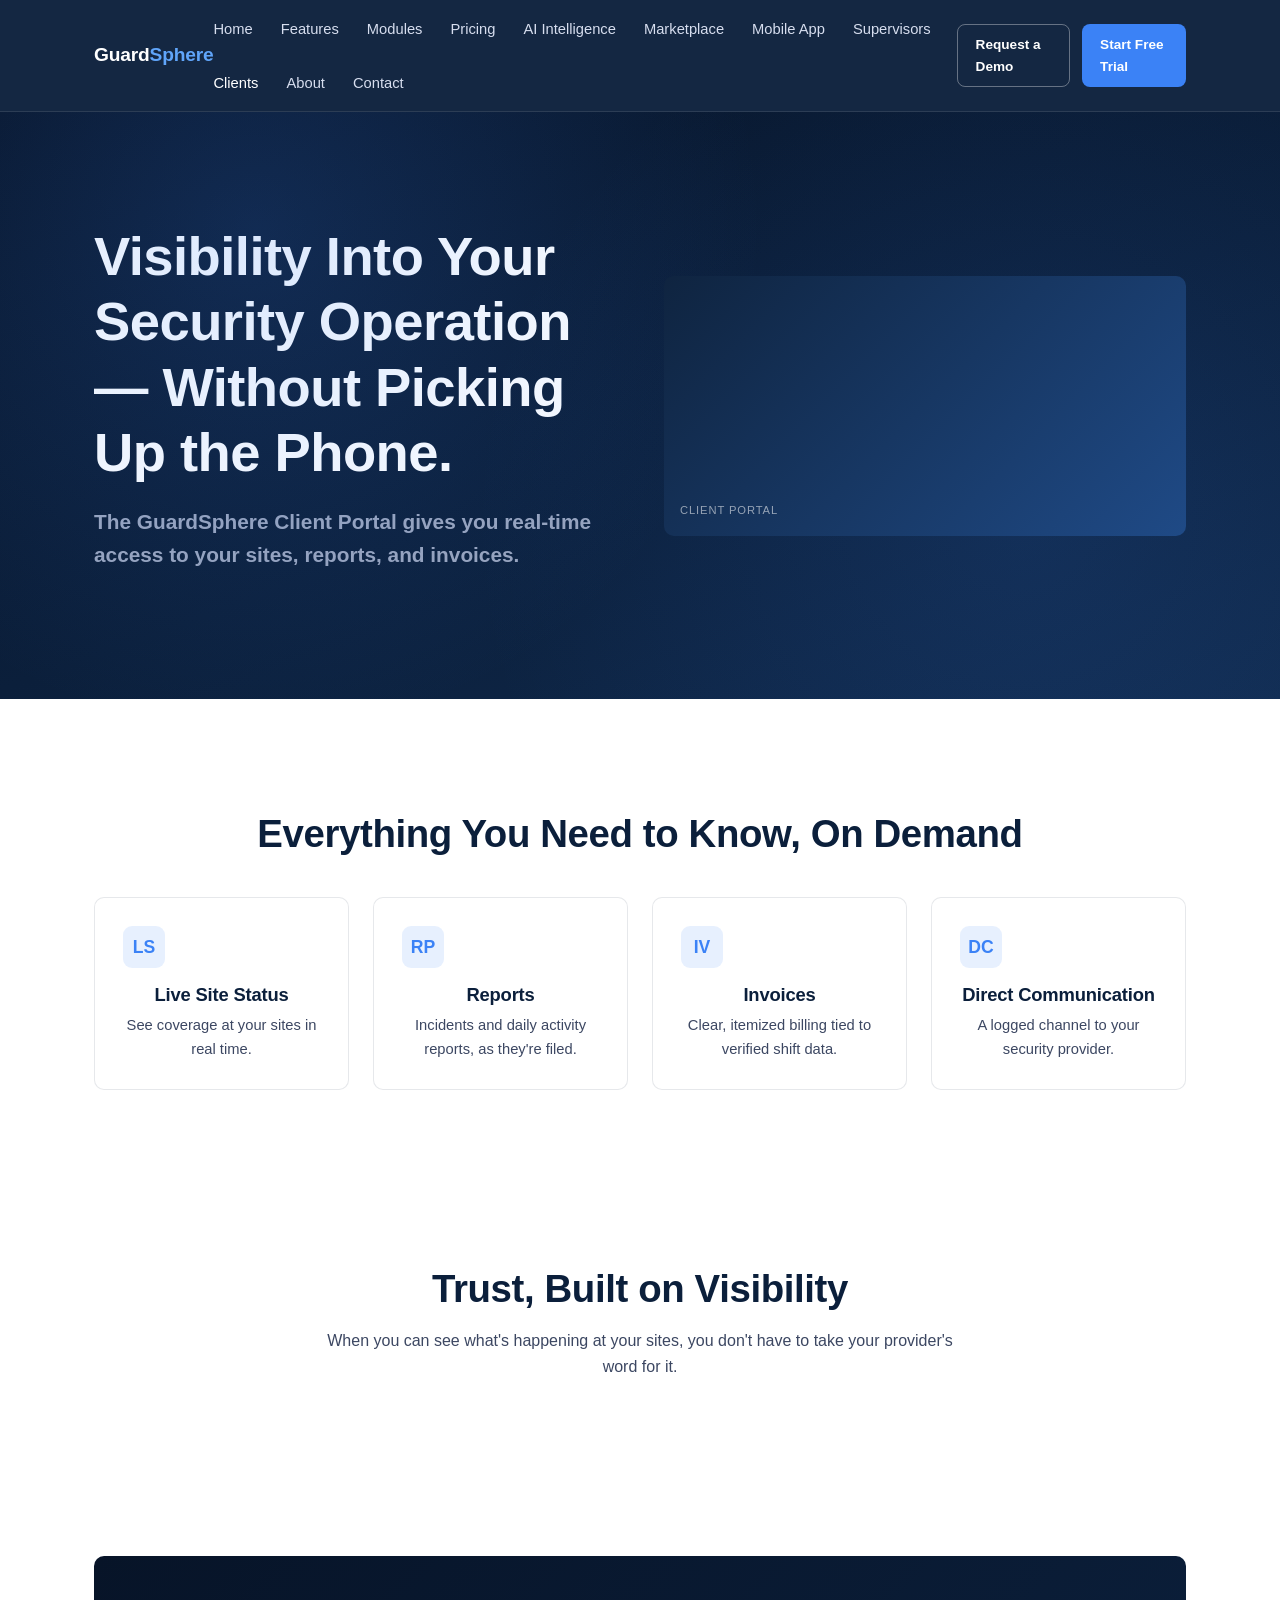
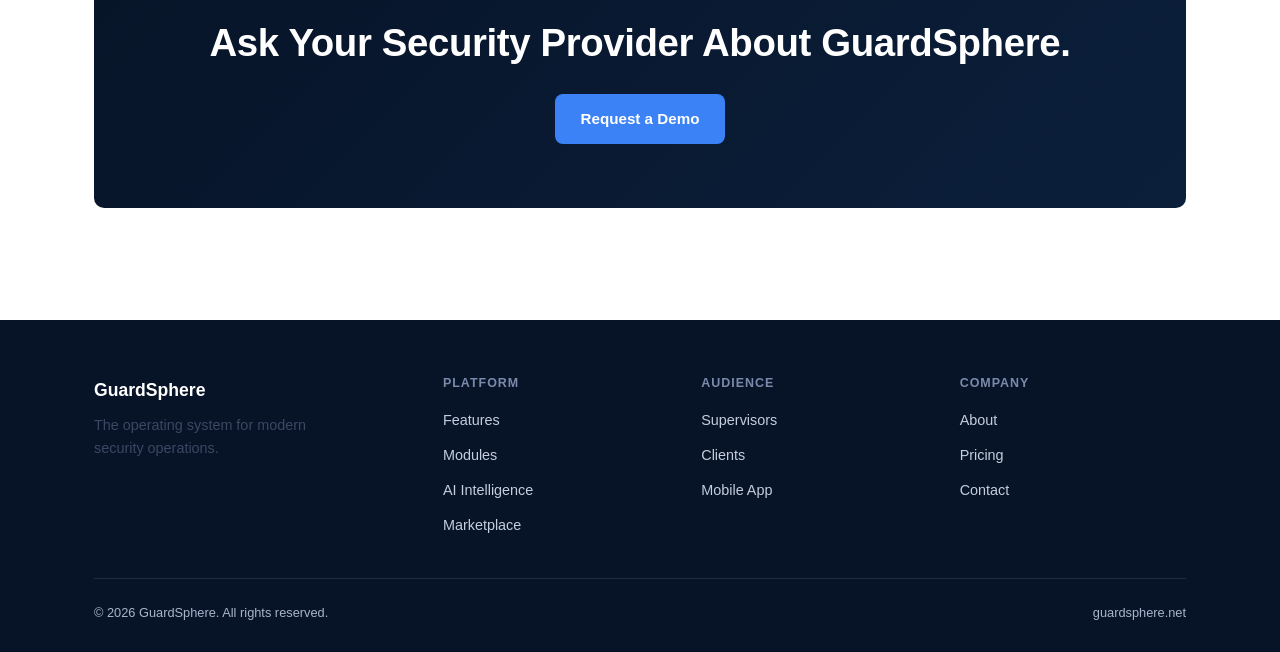
<file: client.html>
<!DOCTYPE html>
<html lang="en">
<head>
<meta charset="UTF-8">
<meta name="viewport" content="width=device-width, initial-scale=1.0">
<title>For Clients — GuardSphere</title>
<meta name="description" content="The GuardSphere Client Portal gives you real-time access to your sites, reports, and invoices — without picking up the phone.">
<link rel="stylesheet" href="styles.css">
</head>
<body>

<header class="site-header">
  <nav class="nav">
    <a href="index.html" class="logo">Guard<span>Sphere</span></a>
    <ul class="nav-links">
      <li><a href="index.html">Home</a></li>
      <li><a href="features.html">Features</a></li>
      <li><a href="modules.html">Modules</a></li>
      <li><a href="pricing.html">Pricing</a></li>
      <li><a href="ai-intelligence.html">AI Intelligence</a></li>
      <li><a href="marketplace.html">Marketplace</a></li>
      <li><a href="mobile-app.html">Mobile App</a></li>
      <li><a href="supervisor.html">Supervisors</a></li>
      <li><a href="client.html" aria-current="page">Clients</a></li>
      <li><a href="about.html">About</a></li>
      <li><a href="contact.html">Contact</a></li>
    </ul>
    <div class="nav-cta">
      <a href="contact.html" class="btn btn-outline btn-sm">Request a Demo</a>
      <a href="pricing.html" class="btn btn-primary btn-sm">Start Free Trial</a>
    </div>
    <button class="nav-toggle" aria-label="Toggle menu" aria-expanded="false">&#9776;</button>
  </nav>
</header>

<main>

  <section class="hero">
    <div class="container two-col" style="align-items:center;">
      <div class="two-col-text" style="text-align:left;">
        <h1 style="text-align:left;">Visibility Into Your Security Operation — Without Picking Up the Phone.</h1>
        <p class="subhead" style="text-align:left;">The GuardSphere Client Portal gives you real-time access to your sites, reports, and invoices.</p>
      </div>
      <div class="img-placeholder portal" data-label="Client Portal"></div>
    </div>
  </section>

  <section class="section section--wide">
    <div class="container section--center">
      <h2>Everything You Need to Know, On Demand</h2>
      <div class="grid grid-4" style="margin-top:2.5rem;">
        <div class="card"><div class="icon">LS</div><h3>Live Site Status</h3><p>See coverage at your sites in real time.</p></div>
        <div class="card"><div class="icon">RP</div><h3>Reports</h3><p>Incidents and daily activity reports, as they're filed.</p></div>
        <div class="card"><div class="icon">IV</div><h3>Invoices</h3><p>Clear, itemized billing tied to verified shift data.</p></div>
        <div class="card"><div class="icon">DC</div><h3>Direct Communication</h3><p>A logged channel to your security provider.</p></div>
      </div>
    </div>
  </section>

  <section class="section section--center">
    <div class="container narrow">
      <h2>Trust, Built on Visibility</h2>
      <p>When you can see what's happening at your sites, you don't have to take your provider's word for it.</p>
    </div>
  </section>

  <section class="section section--wide">
    <div class="container">
      <div class="cta-block">
        <h2>Ask Your Security Provider About GuardSphere.</h2>
        <div class="btn-row"><a href="contact.html" class="btn btn-primary">Request a Demo</a></div>
      </div>
    </div>
  </section>

</main>

<footer class="site-footer">
  <div class="container">
    <div class="footer-grid">
      <div>
        <div class="footer-brand">GuardSphere</div>
        <p style="max-width:260px; font-size:0.9rem;">The operating system for modern security operations.</p>
      </div>
      <div class="footer-col"><h4>Platform</h4><ul>
        <li><a href="features.html">Features</a></li>
        <li><a href="modules.html">Modules</a></li>
        <li><a href="ai-intelligence.html">AI Intelligence</a></li>
        <li><a href="marketplace.html">Marketplace</a></li>
      </ul></div>
      <div class="footer-col"><h4>Audience</h4><ul>
        <li><a href="supervisor.html">Supervisors</a></li>
        <li><a href="client.html">Clients</a></li>
        <li><a href="mobile-app.html">Mobile App</a></li>
      </ul></div>
      <div class="footer-col"><h4>Company</h4><ul>
        <li><a href="about.html">About</a></li>
        <li><a href="pricing.html">Pricing</a></li>
        <li><a href="contact.html">Contact</a></li>
      </ul></div>
    </div>
    <div class="footer-bottom">
      <span>&copy; 2026 GuardSphere. All rights reserved.</span>
      <span>guardsphere.net</span>
    </div>
  </div>
</footer>

<script src="script.js"></script>
</body>
</html>
</file>
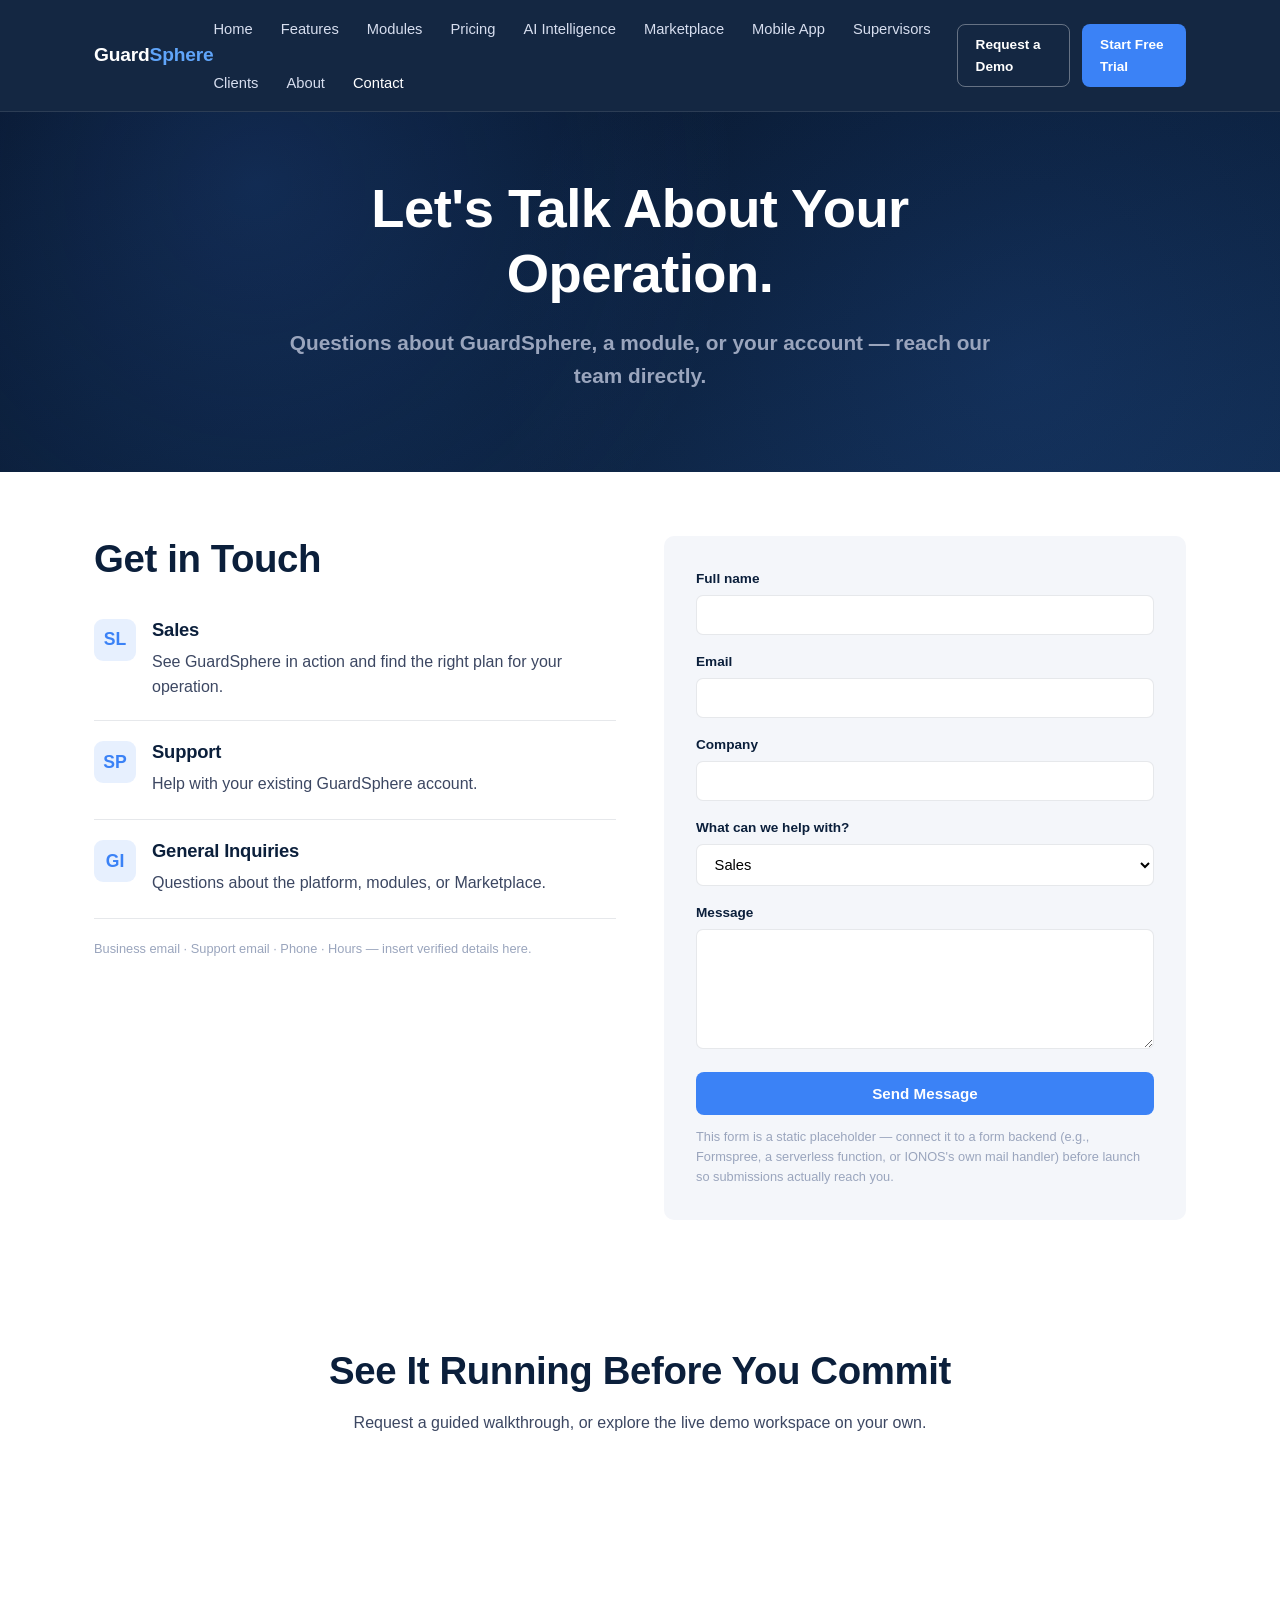
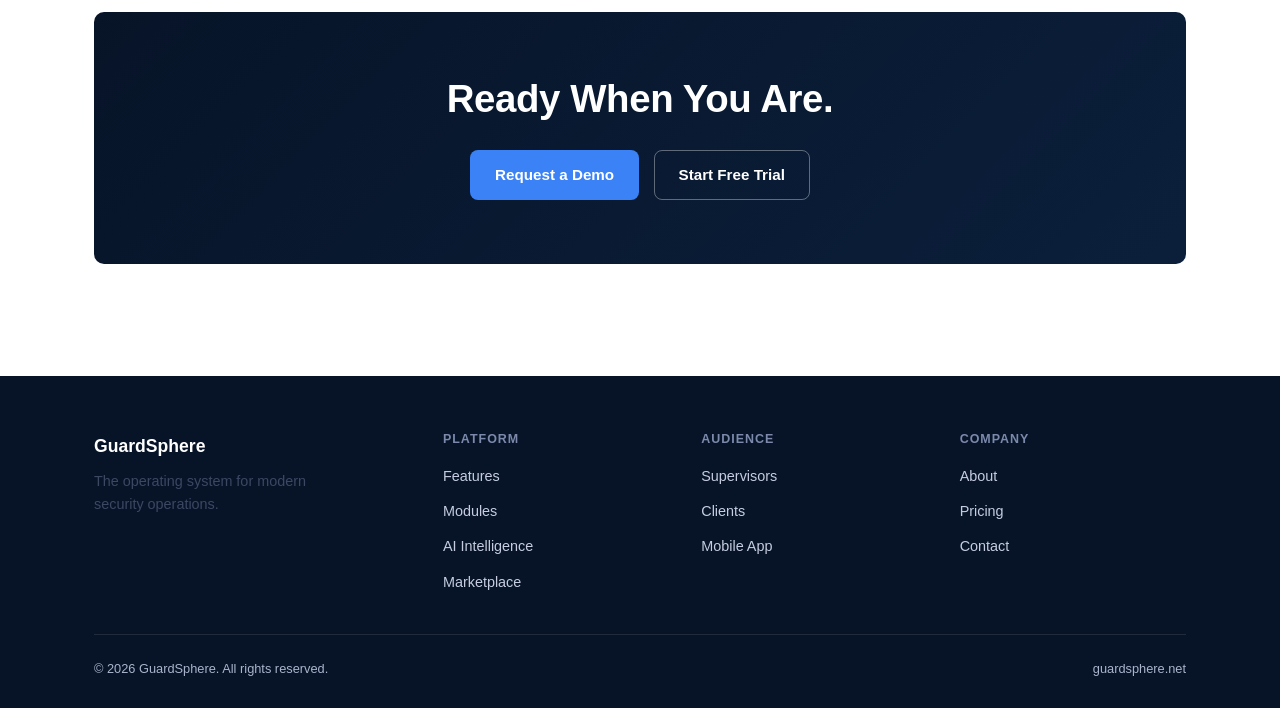
<file: contact.html>
<!DOCTYPE html>
<html lang="en">
<head>
<meta charset="UTF-8">
<meta name="viewport" content="width=device-width, initial-scale=1.0">
<title>Contact — GuardSphere</title>
<meta name="description" content="Questions about GuardSphere, a module, or your account — reach our team directly.">
<link rel="stylesheet" href="styles.css">
</head>
<body>

<header class="site-header">
  <nav class="nav">
    <a href="index.html" class="logo">Guard<span>Sphere</span></a>
    <ul class="nav-links">
      <li><a href="index.html">Home</a></li>
      <li><a href="features.html">Features</a></li>
      <li><a href="modules.html">Modules</a></li>
      <li><a href="pricing.html">Pricing</a></li>
      <li><a href="ai-intelligence.html">AI Intelligence</a></li>
      <li><a href="marketplace.html">Marketplace</a></li>
      <li><a href="mobile-app.html">Mobile App</a></li>
      <li><a href="supervisor.html">Supervisors</a></li>
      <li><a href="client.html">Clients</a></li>
      <li><a href="about.html">About</a></li>
      <li><a href="contact.html" aria-current="page">Contact</a></li>
    </ul>
    <div class="nav-cta">
      <a href="contact.html" class="btn btn-outline btn-sm">Request a Demo</a>
      <a href="pricing.html" class="btn btn-primary btn-sm">Start Free Trial</a>
    </div>
    <button class="nav-toggle" aria-label="Toggle menu" aria-expanded="false">&#9776;</button>
  </nav>
</header>

<main>

  <section class="hero hero--compact">
    <div class="container hero-inner">
      <h1>Let's Talk About Your Operation.</h1>
      <p class="subhead">Questions about GuardSphere, a module, or your account — reach our team directly.</p>
    </div>
  </section>

  <section class="section">
    <div class="container contact-grid">

      <div>
        <h2>Get in Touch</h2>
        <div class="contact-info-item">
          <div class="icon">SL</div>
          <div><h3>Sales</h3><p>See GuardSphere in action and find the right plan for your operation.</p></div>
        </div>
        <div class="contact-info-item">
          <div class="icon">SP</div>
          <div><h3>Support</h3><p>Help with your existing GuardSphere account.</p></div>
        </div>
        <div class="contact-info-item">
          <div class="icon">GI</div>
          <div><h3>General Inquiries</h3><p>Questions about the platform, modules, or Marketplace.</p></div>
        </div>
        <p class="form-note" style="margin-top:1.25rem;">
          <!-- TODO: replace with the verified business email, support email, phone number, and hours
               already published on the existing GuardSphere Contact page. Do not substitute placeholders. -->
          Business email · Support email · Phone · Hours — insert verified details here.
        </p>
      </div>

      <form class="contact-form" action="#" method="post">
        <div>
          <label for="name">Full name</label>
          <input type="text" id="name" name="name" required>
        </div>
        <div>
          <label for="email">Email</label>
          <input type="email" id="email" name="email" required>
        </div>
        <div>
          <label for="company">Company</label>
          <input type="text" id="company" name="company">
        </div>
        <div>
          <label for="topic">What can we help with?</label>
          <select id="topic" name="topic">
            <option value="sales">Sales</option>
            <option value="support">Support</option>
            <option value="general">General Inquiry</option>
          </select>
        </div>
        <div>
          <label for="message">Message</label>
          <textarea id="message" name="message" required></textarea>
        </div>
        <button type="submit" class="btn btn-primary">Send Message</button>
        <p class="form-note">This form is a static placeholder — connect it to a form backend (e.g., Formspree, a serverless function, or IONOS's own mail handler) before launch so submissions actually reach you.</p>
      </form>

    </div>
  </section>

  <section class="section section--center">
    <div class="container narrow">
      <h2>See It Running Before You Commit</h2>
      <p>Request a guided walkthrough, or explore the live demo workspace on your own.</p>
    </div>
  </section>

  <section class="section section--wide">
    <div class="container">
      <div class="cta-block">
        <h2>Ready When You Are.</h2>
        <div class="btn-row">
          <a href="#" class="btn btn-primary">Request a Demo</a>
          <a href="pricing.html" class="btn btn-outline">Start Free Trial</a>
        </div>
      </div>
    </div>
  </section>

</main>

<footer class="site-footer">
  <div class="container">
    <div class="footer-grid">
      <div>
        <div class="footer-brand">GuardSphere</div>
        <p style="max-width:260px; font-size:0.9rem;">The operating system for modern security operations.</p>
      </div>
      <div class="footer-col"><h4>Platform</h4><ul>
        <li><a href="features.html">Features</a></li>
        <li><a href="modules.html">Modules</a></li>
        <li><a href="ai-intelligence.html">AI Intelligence</a></li>
        <li><a href="marketplace.html">Marketplace</a></li>
      </ul></div>
      <div class="footer-col"><h4>Audience</h4><ul>
        <li><a href="supervisor.html">Supervisors</a></li>
        <li><a href="client.html">Clients</a></li>
        <li><a href="mobile-app.html">Mobile App</a></li>
      </ul></div>
      <div class="footer-col"><h4>Company</h4><ul>
        <li><a href="about.html">About</a></li>
        <li><a href="pricing.html">Pricing</a></li>
        <li><a href="contact.html">Contact</a></li>
      </ul></div>
    </div>
    <div class="footer-bottom">
      <span>&copy; 2026 GuardSphere. All rights reserved.</span>
      <span>guardsphere.net</span>
    </div>
  </div>
</footer>

<script src="script.js"></script>
</body>
</html>
</file>
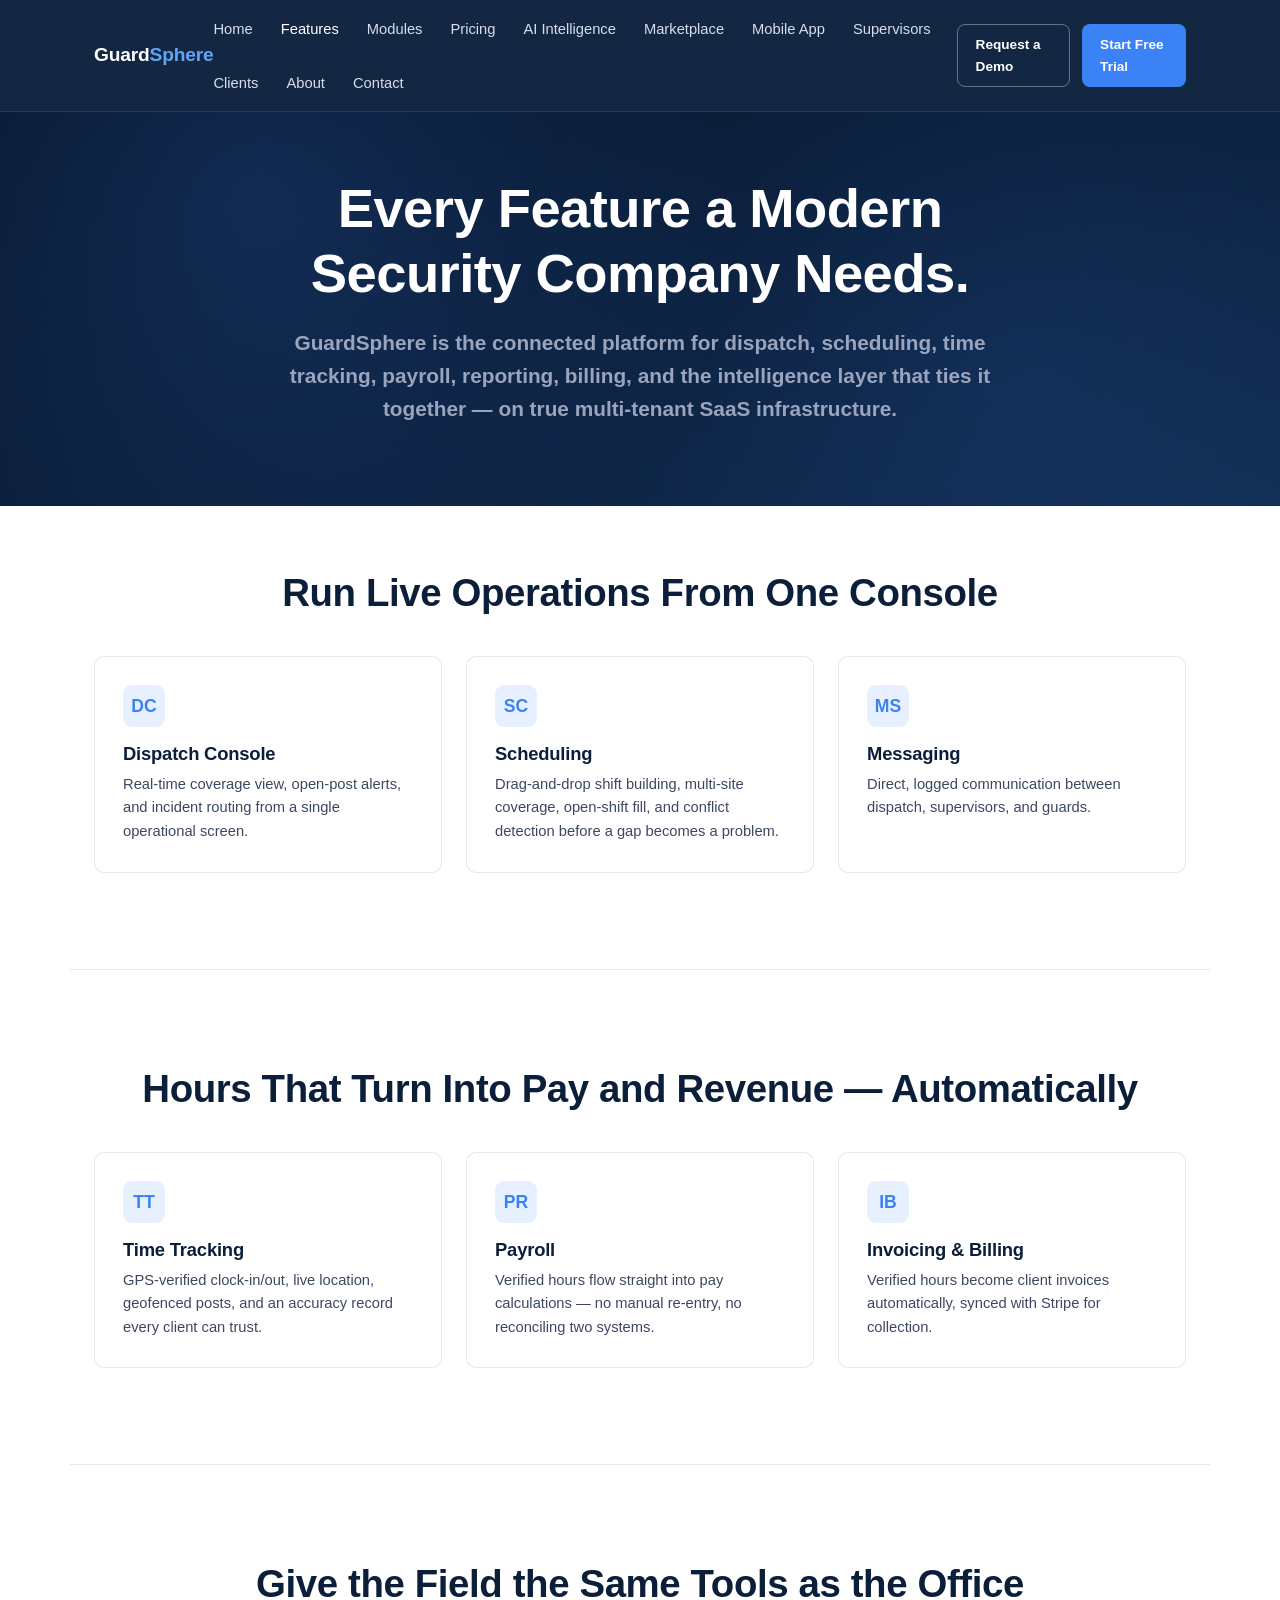
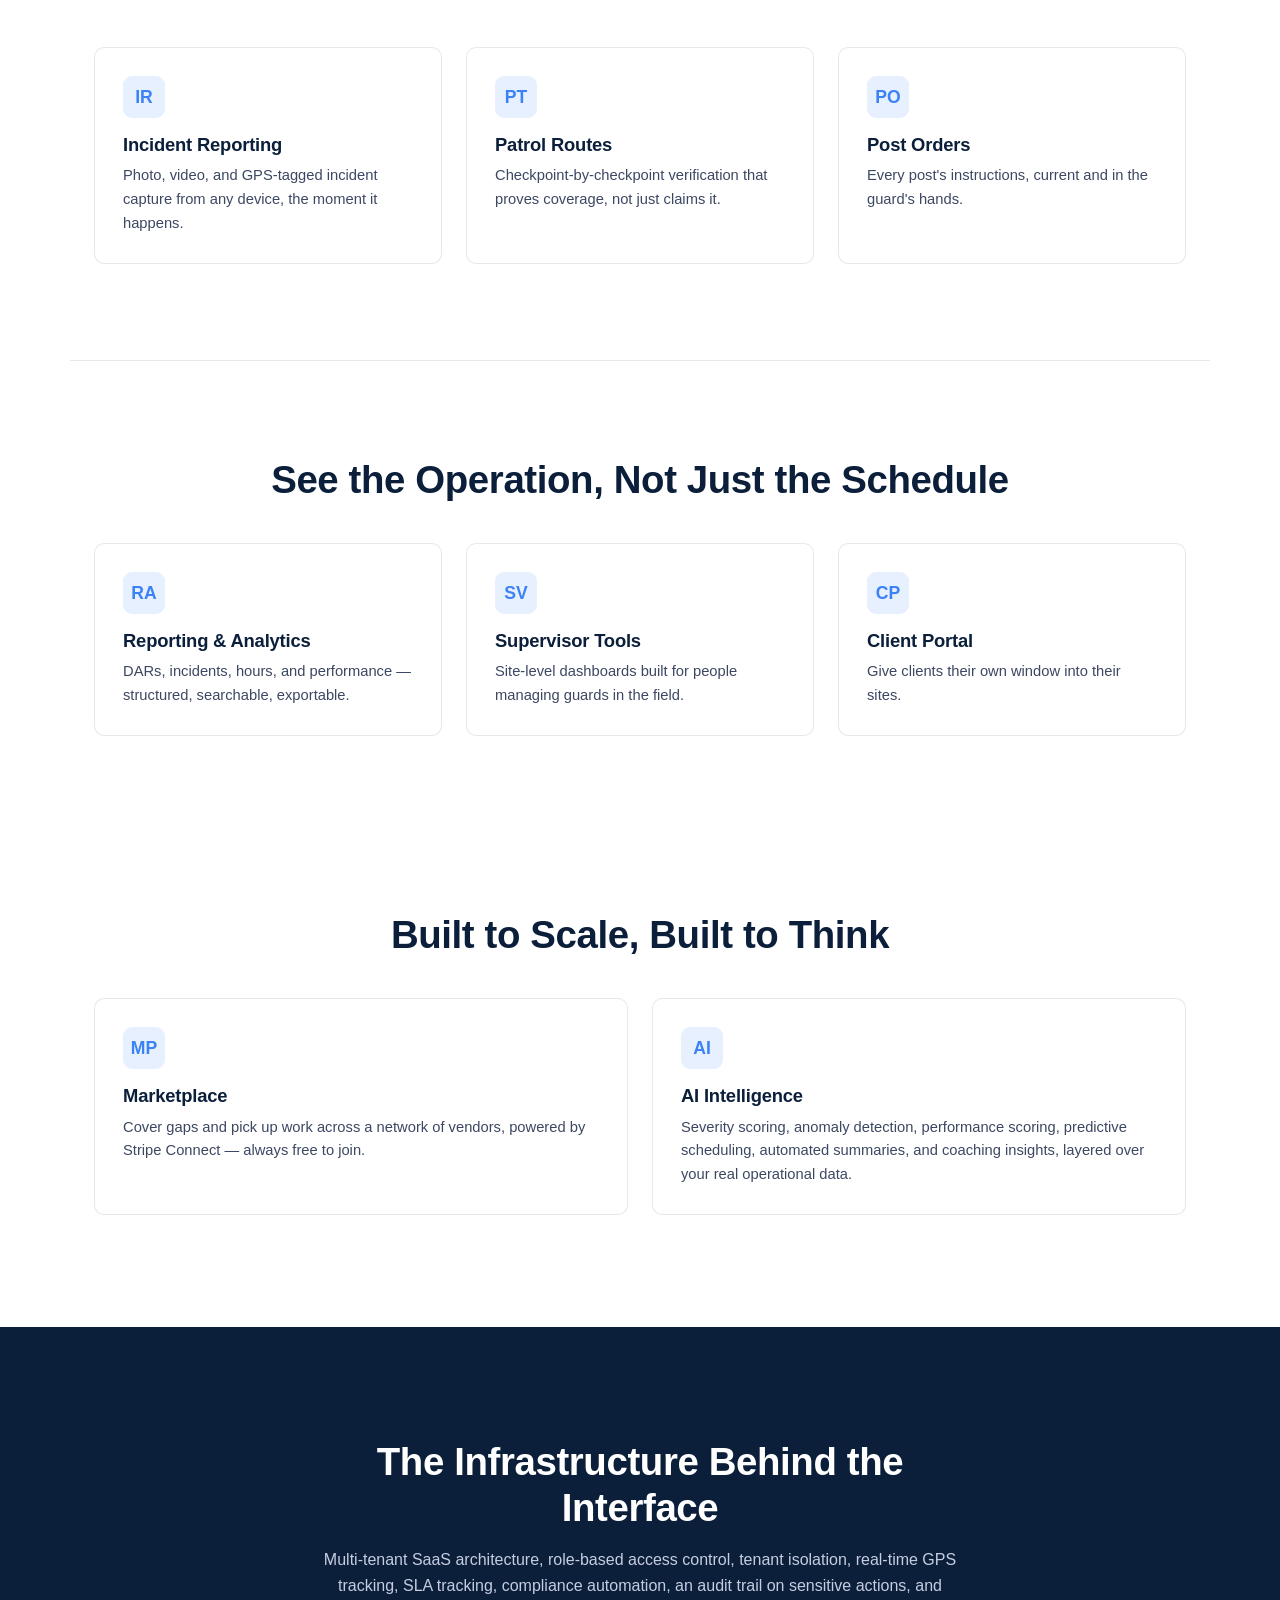
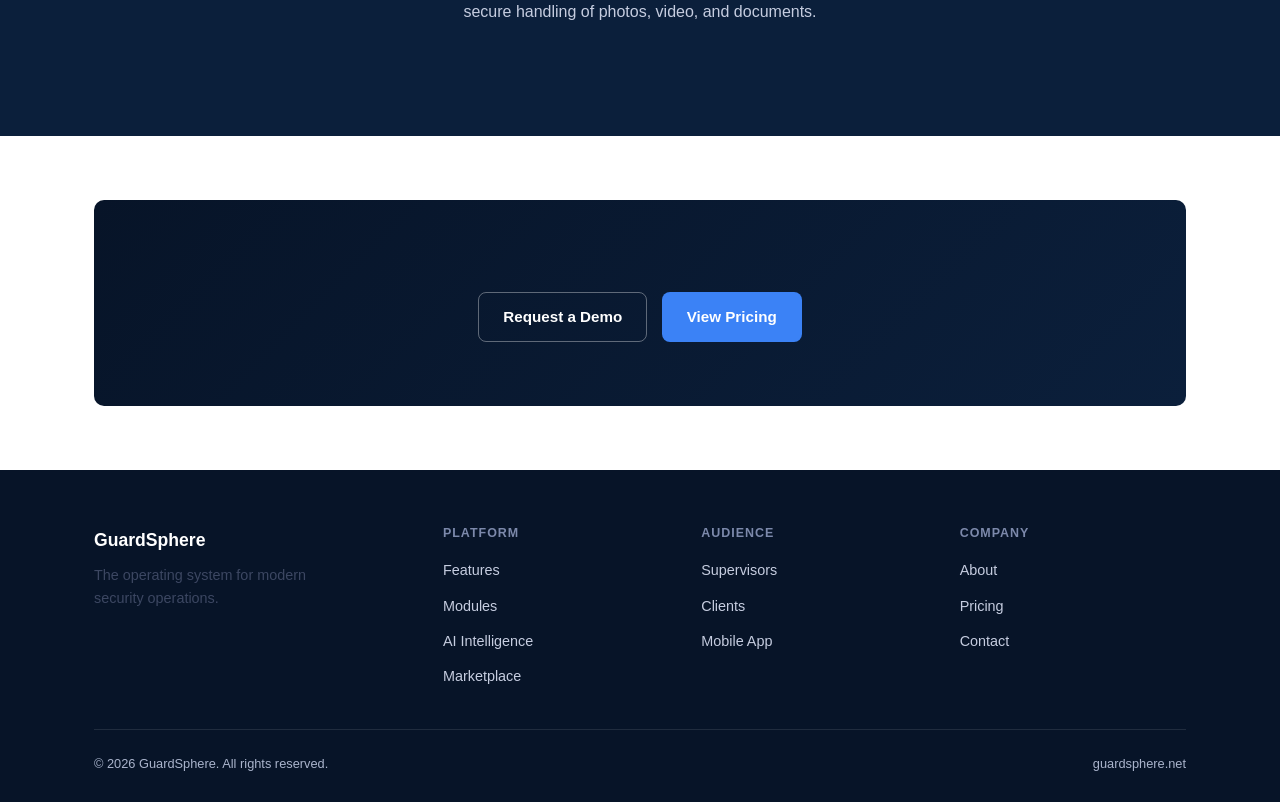
<file: features.html>
<!DOCTYPE html>
<html lang="en">
<head>
<meta charset="UTF-8">
<meta name="viewport" content="width=device-width, initial-scale=1.0">
<title>Features — GuardSphere</title>
<meta name="description" content="Dispatch, scheduling, time tracking, payroll, reporting, billing, and AI intelligence — every feature GuardSphere runs on.">
<link rel="stylesheet" href="styles.css">
</head>
<body>

<header class="site-header">
  <nav class="nav">
    <a href="index.html" class="logo">Guard<span>Sphere</span></a>
    <ul class="nav-links">
      <li><a href="index.html">Home</a></li>
      <li><a href="features.html" aria-current="page">Features</a></li>
      <li><a href="modules.html">Modules</a></li>
      <li><a href="pricing.html">Pricing</a></li>
      <li><a href="ai-intelligence.html">AI Intelligence</a></li>
      <li><a href="marketplace.html">Marketplace</a></li>
      <li><a href="mobile-app.html">Mobile App</a></li>
      <li><a href="supervisor.html">Supervisors</a></li>
      <li><a href="client.html">Clients</a></li>
      <li><a href="about.html">About</a></li>
      <li><a href="contact.html">Contact</a></li>
    </ul>
    <div class="nav-cta">
      <a href="contact.html" class="btn btn-outline btn-sm">Request a Demo</a>
      <a href="pricing.html" class="btn btn-primary btn-sm">Start Free Trial</a>
    </div>
    <button class="nav-toggle" aria-label="Toggle menu" aria-expanded="false">&#9776;</button>
  </nav>
</header>

<main>

  <section class="hero hero--compact">
    <div class="container hero-inner">
      <h1>Every Feature a Modern Security Company Needs.</h1>
      <p class="subhead">GuardSphere is the connected platform for dispatch, scheduling, time tracking, payroll, reporting, billing, and the intelligence layer that ties it together — on true multi-tenant SaaS infrastructure.</p>
    </div>
  </section>

  <section class="section">
    <div class="container">
      <h2 class="section--center" style="text-align:center;">Run Live Operations From One Console</h2>
      <div class="grid grid-3" style="margin-top:2.5rem;">
        <div class="card"><div class="icon">DC</div><h3>Dispatch Console</h3><p>Real-time coverage view, open-post alerts, and incident routing from a single operational screen.</p></div>
        <div class="card"><div class="icon">SC</div><h3>Scheduling</h3><p>Drag-and-drop shift building, multi-site coverage, open-shift fill, and conflict detection before a gap becomes a problem.</p></div>
        <div class="card"><div class="icon">MS</div><h3>Messaging</h3><p>Direct, logged communication between dispatch, supervisors, and guards.</p></div>
      </div>
    </div>
  </section>

  <section class="section section--tight">
    <div class="separator"></div>
  </section>

  <section class="section">
    <div class="container">
      <h2 style="text-align:center;">Hours That Turn Into Pay and Revenue — Automatically</h2>
      <div class="grid grid-3" style="margin-top:2.5rem;">
        <div class="card"><div class="icon">TT</div><h3>Time Tracking</h3><p>GPS-verified clock-in/out, live location, geofenced posts, and an accuracy record every client can trust.</p></div>
        <div class="card"><div class="icon">PR</div><h3>Payroll</h3><p>Verified hours flow straight into pay calculations — no manual re-entry, no reconciling two systems.</p></div>
        <div class="card"><div class="icon">IB</div><h3>Invoicing &amp; Billing</h3><p>Verified hours become client invoices automatically, synced with Stripe for collection.</p></div>
      </div>
    </div>
  </section>

  <section class="section section--tight">
    <div class="separator"></div>
  </section>

  <section class="section">
    <div class="container">
      <h2 style="text-align:center;">Give the Field the Same Tools as the Office</h2>
      <div class="grid grid-3" style="margin-top:2.5rem;">
        <div class="card"><div class="icon">IR</div><h3>Incident Reporting</h3><p>Photo, video, and GPS-tagged incident capture from any device, the moment it happens.</p></div>
        <div class="card"><div class="icon">PT</div><h3>Patrol Routes</h3><p>Checkpoint-by-checkpoint verification that proves coverage, not just claims it.</p></div>
        <div class="card"><div class="icon">PO</div><h3>Post Orders</h3><p>Every post's instructions, current and in the guard's hands.</p></div>
      </div>
    </div>
  </section>

  <section class="section section--tight">
    <div class="separator"></div>
  </section>

  <section class="section">
    <div class="container">
      <h2 style="text-align:center;">See the Operation, Not Just the Schedule</h2>
      <div class="grid grid-3" style="margin-top:2.5rem;">
        <div class="card"><div class="icon">RA</div><h3>Reporting &amp; Analytics</h3><p>DARs, incidents, hours, and performance — structured, searchable, exportable.</p></div>
        <div class="card"><div class="icon">SV</div><h3>Supervisor Tools</h3><p>Site-level dashboards built for people managing guards in the field.</p></div>
        <div class="card"><div class="icon">CP</div><h3>Client Portal</h3><p>Give clients their own window into their sites.</p></div>
      </div>
    </div>
  </section>

  <section class="section section--wide">
    <div class="container">
      <h2 style="text-align:center;">Built to Scale, Built to Think</h2>
      <div class="grid grid-2" style="margin-top:2.5rem;">
        <div class="card"><div class="icon">MP</div><h3>Marketplace</h3><p>Cover gaps and pick up work across a network of vendors, powered by Stripe Connect — always free to join.</p></div>
        <div class="card"><div class="icon">AI</div><h3>AI Intelligence</h3><p>Severity scoring, anomaly detection, performance scoring, predictive scheduling, automated summaries, and coaching insights, layered over your real operational data.</p></div>
      </div>
    </div>
  </section>

  <section class="section section--wide section--dark section--center" id="foundation">
    <div class="container narrow">
      <h2>The Infrastructure Behind the Interface</h2>
      <p>Multi-tenant SaaS architecture, role-based access control, tenant isolation, real-time GPS tracking, SLA tracking, compliance automation, an audit trail on sensitive actions, and secure handling of photos, video, and documents.</p>
    </div>
  </section>

  <section class="section">
    <div class="container">
      <div class="cta-block">
        <div class="btn-row">
          <a href="contact.html" class="btn btn-outline">Request a Demo</a>
          <a href="pricing.html" class="btn btn-primary">View Pricing</a>
        </div>
      </div>
    </div>
  </section>

</main>

<footer class="site-footer">
  <div class="container">
    <div class="footer-grid">
      <div>
        <div class="footer-brand">GuardSphere</div>
        <p style="max-width:260px; font-size:0.9rem;">The operating system for modern security operations.</p>
      </div>
      <div class="footer-col"><h4>Platform</h4><ul>
        <li><a href="features.html">Features</a></li>
        <li><a href="modules.html">Modules</a></li>
        <li><a href="ai-intelligence.html">AI Intelligence</a></li>
        <li><a href="marketplace.html">Marketplace</a></li>
      </ul></div>
      <div class="footer-col"><h4>Audience</h4><ul>
        <li><a href="supervisor.html">Supervisors</a></li>
        <li><a href="client.html">Clients</a></li>
        <li><a href="mobile-app.html">Mobile App</a></li>
      </ul></div>
      <div class="footer-col"><h4>Company</h4><ul>
        <li><a href="about.html">About</a></li>
        <li><a href="pricing.html">Pricing</a></li>
        <li><a href="contact.html">Contact</a></li>
      </ul></div>
    </div>
    <div class="footer-bottom">
      <span>&copy; 2026 GuardSphere. All rights reserved.</span>
      <span>guardsphere.net</span>
    </div>
  </div>
</footer>

<script src="script.js"></script>
</body>
</html>
</file>
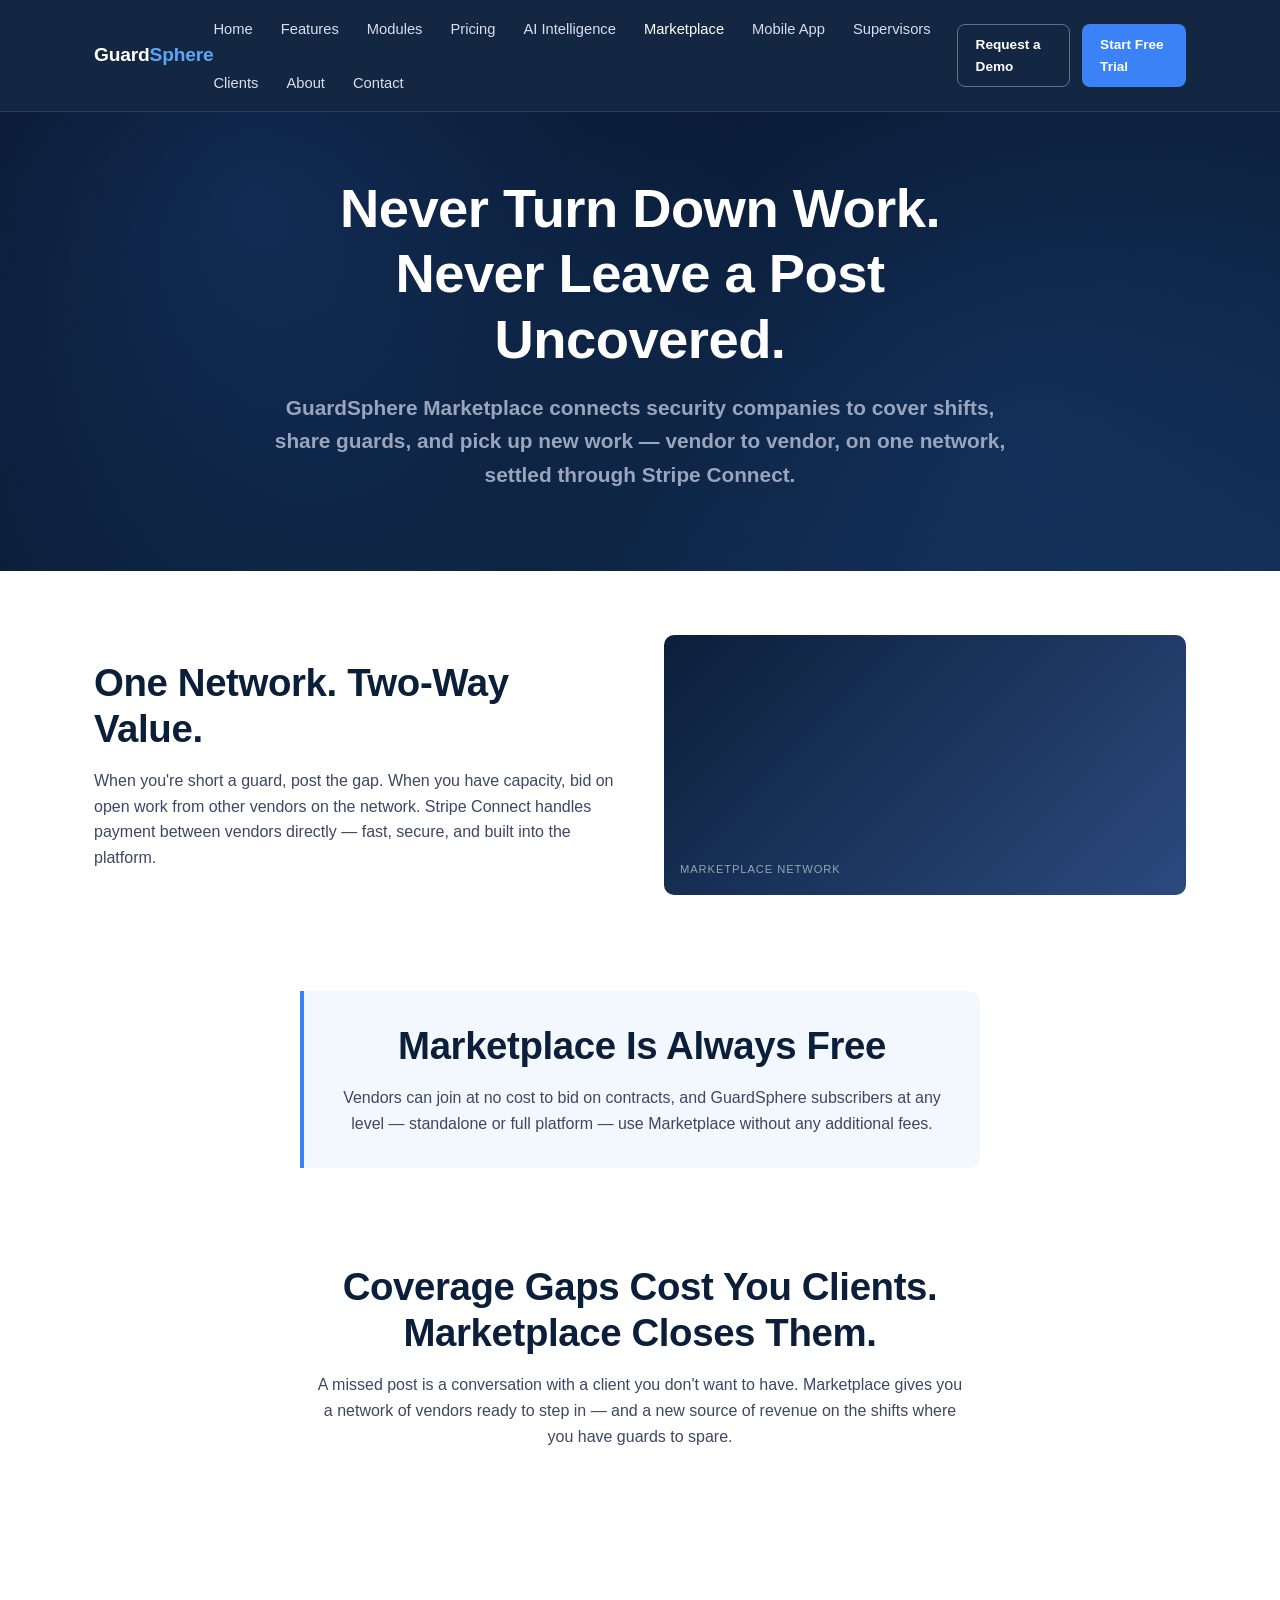
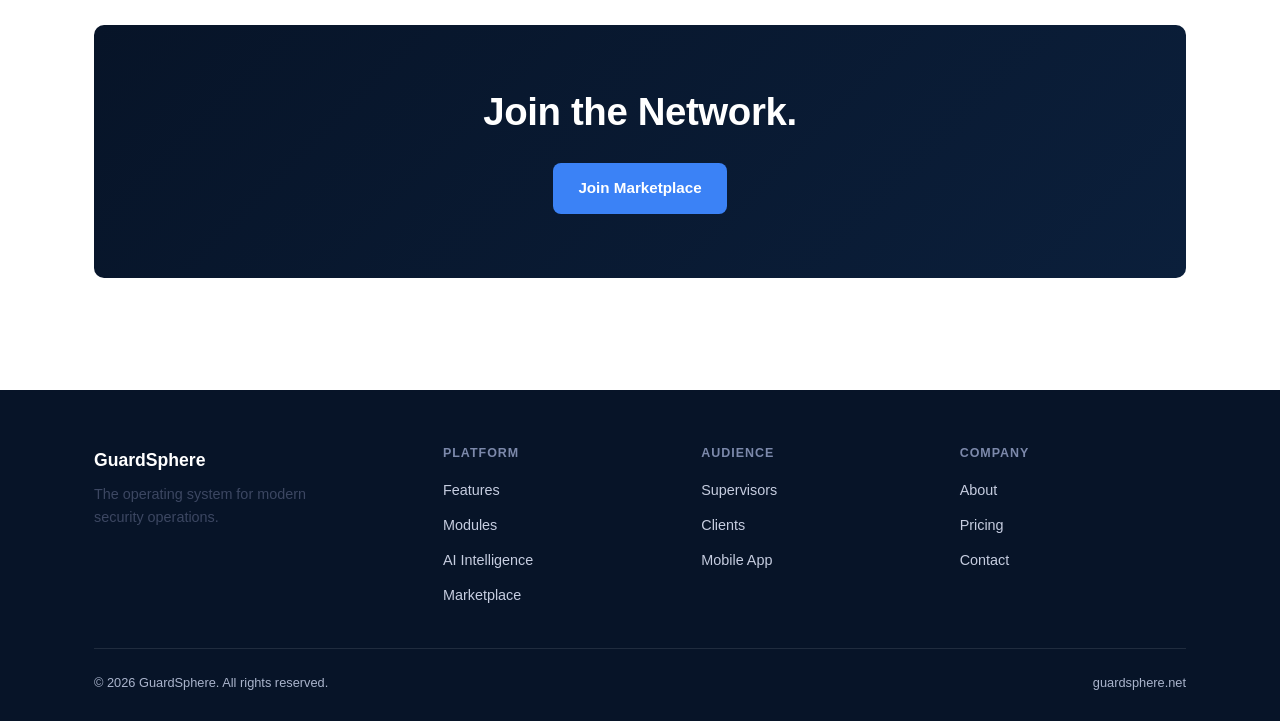
<file: marketplace.html>
<!DOCTYPE html>
<html lang="en">
<head>
<meta charset="UTF-8">
<meta name="viewport" content="width=device-width, initial-scale=1.0">
<title>Marketplace — GuardSphere</title>
<meta name="description" content="GuardSphere Marketplace connects security companies to cover shifts, share guards, and pick up new work — vendor to vendor, via Stripe Connect. Always free.">
<link rel="stylesheet" href="styles.css">
</head>
<body>

<header class="site-header">
  <nav class="nav">
    <a href="index.html" class="logo">Guard<span>Sphere</span></a>
    <ul class="nav-links">
      <li><a href="index.html">Home</a></li>
      <li><a href="features.html">Features</a></li>
      <li><a href="modules.html">Modules</a></li>
      <li><a href="pricing.html">Pricing</a></li>
      <li><a href="ai-intelligence.html">AI Intelligence</a></li>
      <li><a href="marketplace.html" aria-current="page">Marketplace</a></li>
      <li><a href="mobile-app.html">Mobile App</a></li>
      <li><a href="supervisor.html">Supervisors</a></li>
      <li><a href="client.html">Clients</a></li>
      <li><a href="about.html">About</a></li>
      <li><a href="contact.html">Contact</a></li>
    </ul>
    <div class="nav-cta">
      <a href="contact.html" class="btn btn-outline btn-sm">Request a Demo</a>
      <a href="pricing.html" class="btn btn-primary btn-sm">Start Free Trial</a>
    </div>
    <button class="nav-toggle" aria-label="Toggle menu" aria-expanded="false">&#9776;</button>
  </nav>
</header>

<main>

  <section class="hero hero--compact">
    <div class="container hero-inner">
      <h1>Never Turn Down Work. Never Leave a Post Uncovered.</h1>
      <p class="subhead">GuardSphere Marketplace connects security companies to cover shifts, share guards, and pick up new work — vendor to vendor, on one network, settled through Stripe Connect.</p>
    </div>
  </section>

  <section class="section">
    <div class="container two-col">
      <div class="two-col-text">
        <h2>One Network. Two-Way Value.</h2>
        <p>When you're short a guard, post the gap. When you have capacity, bid on open work from other vendors on the network. Stripe Connect handles payment between vendors directly — fast, secure, and built into the platform.</p>
      </div>
      <div class="img-placeholder network" data-label="Marketplace Network"></div>
    </div>
  </section>

  <section class="section section--tight section--center">
    <div class="container">
      <div class="callout">
        <h2>Marketplace Is Always Free</h2>
        <p>Vendors can join at no cost to bid on contracts, and GuardSphere subscribers at any level — standalone or full platform — use Marketplace without any additional fees.</p>
      </div>
    </div>
  </section>

  <section class="section section--center">
    <div class="container narrow">
      <h2>Coverage Gaps Cost You Clients. Marketplace Closes Them.</h2>
      <p>A missed post is a conversation with a client you don't want to have. Marketplace gives you a network of vendors ready to step in — and a new source of revenue on the shifts where you have guards to spare.</p>
    </div>
  </section>

  <section class="section section--wide">
    <div class="container">
      <div class="cta-block">
        <h2>Join the Network.</h2>
        <div class="btn-row"><a href="contact.html" class="btn btn-primary">Join Marketplace</a></div>
      </div>
    </div>
  </section>

</main>

<footer class="site-footer">
  <div class="container">
    <div class="footer-grid">
      <div>
        <div class="footer-brand">GuardSphere</div>
        <p style="max-width:260px; font-size:0.9rem;">The operating system for modern security operations.</p>
      </div>
      <div class="footer-col"><h4>Platform</h4><ul>
        <li><a href="features.html">Features</a></li>
        <li><a href="modules.html">Modules</a></li>
        <li><a href="ai-intelligence.html">AI Intelligence</a></li>
        <li><a href="marketplace.html">Marketplace</a></li>
      </ul></div>
      <div class="footer-col"><h4>Audience</h4><ul>
        <li><a href="supervisor.html">Supervisors</a></li>
        <li><a href="client.html">Clients</a></li>
        <li><a href="mobile-app.html">Mobile App</a></li>
      </ul></div>
      <div class="footer-col"><h4>Company</h4><ul>
        <li><a href="about.html">About</a></li>
        <li><a href="pricing.html">Pricing</a></li>
        <li><a href="contact.html">Contact</a></li>
      </ul></div>
    </div>
    <div class="footer-bottom">
      <span>&copy; 2026 GuardSphere. All rights reserved.</span>
      <span>guardsphere.net</span>
    </div>
  </div>
</footer>

<script src="script.js"></script>
</body>
</html>
</file>
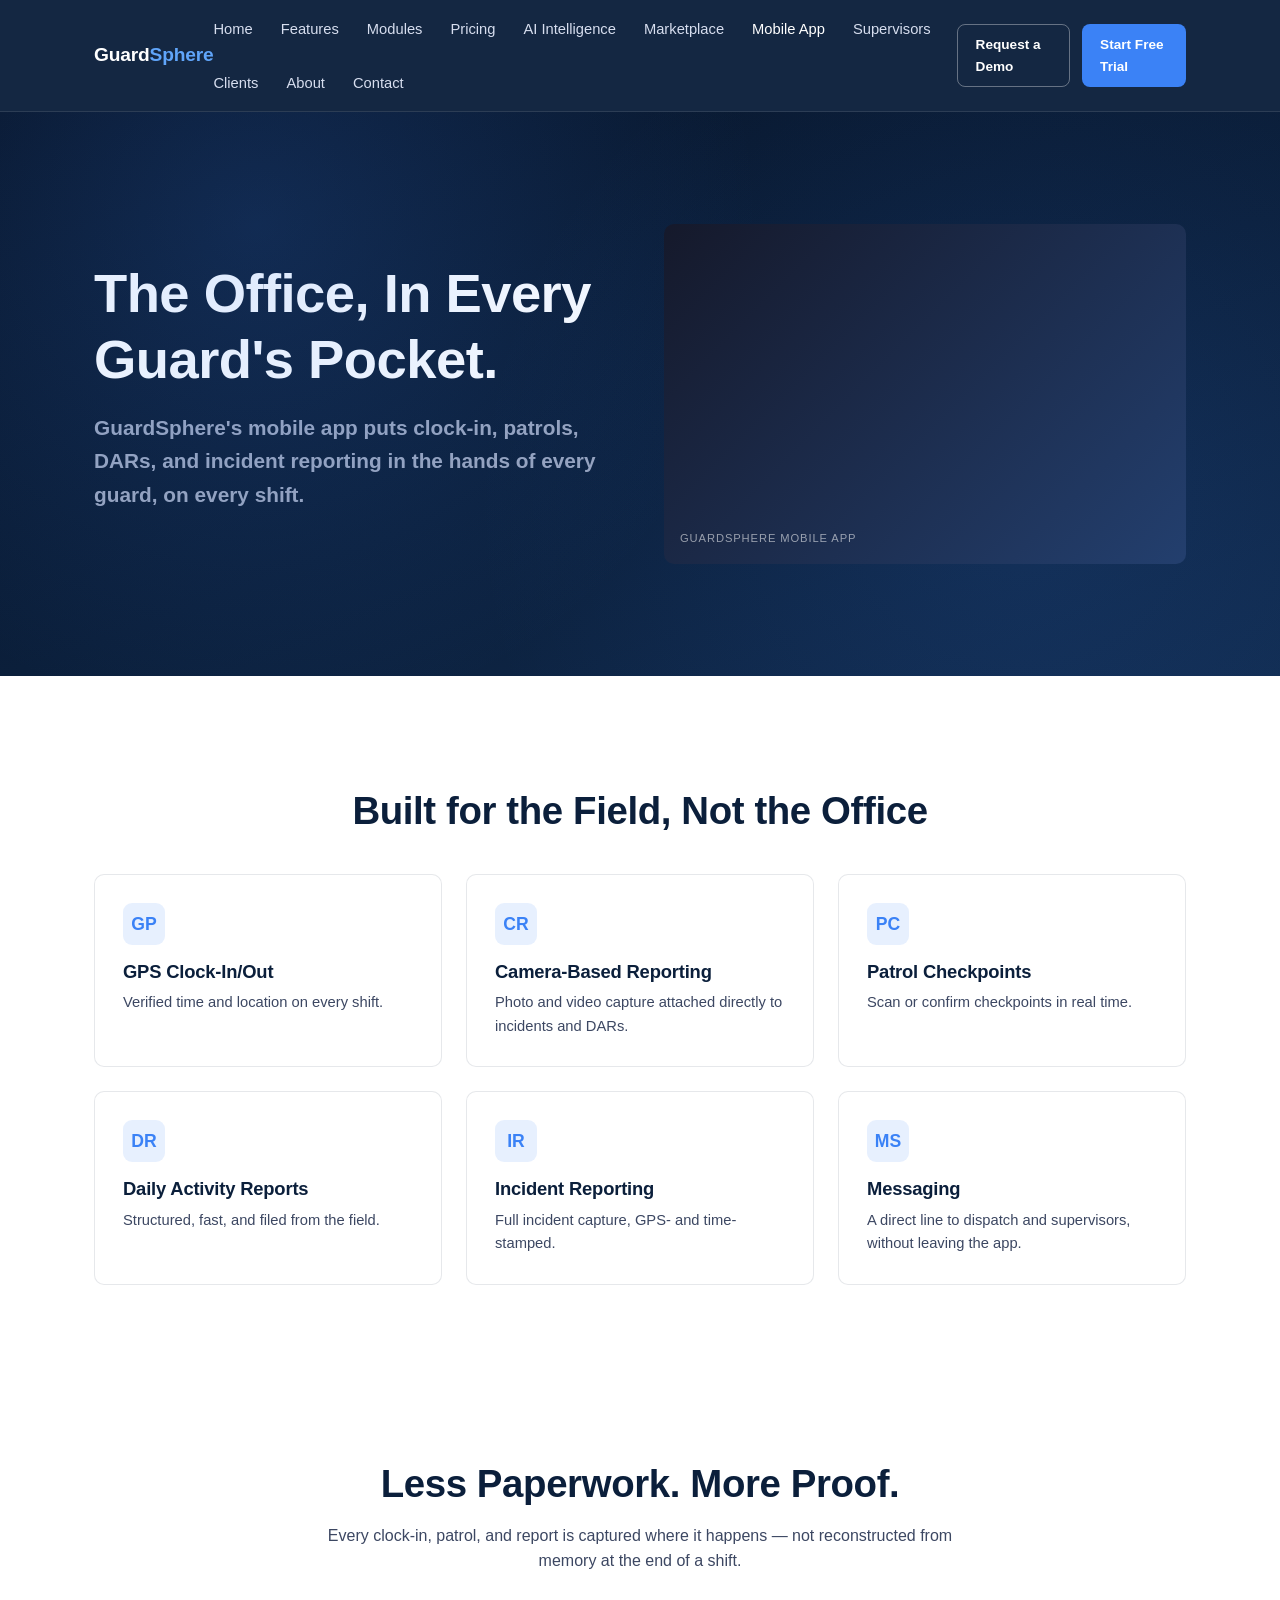
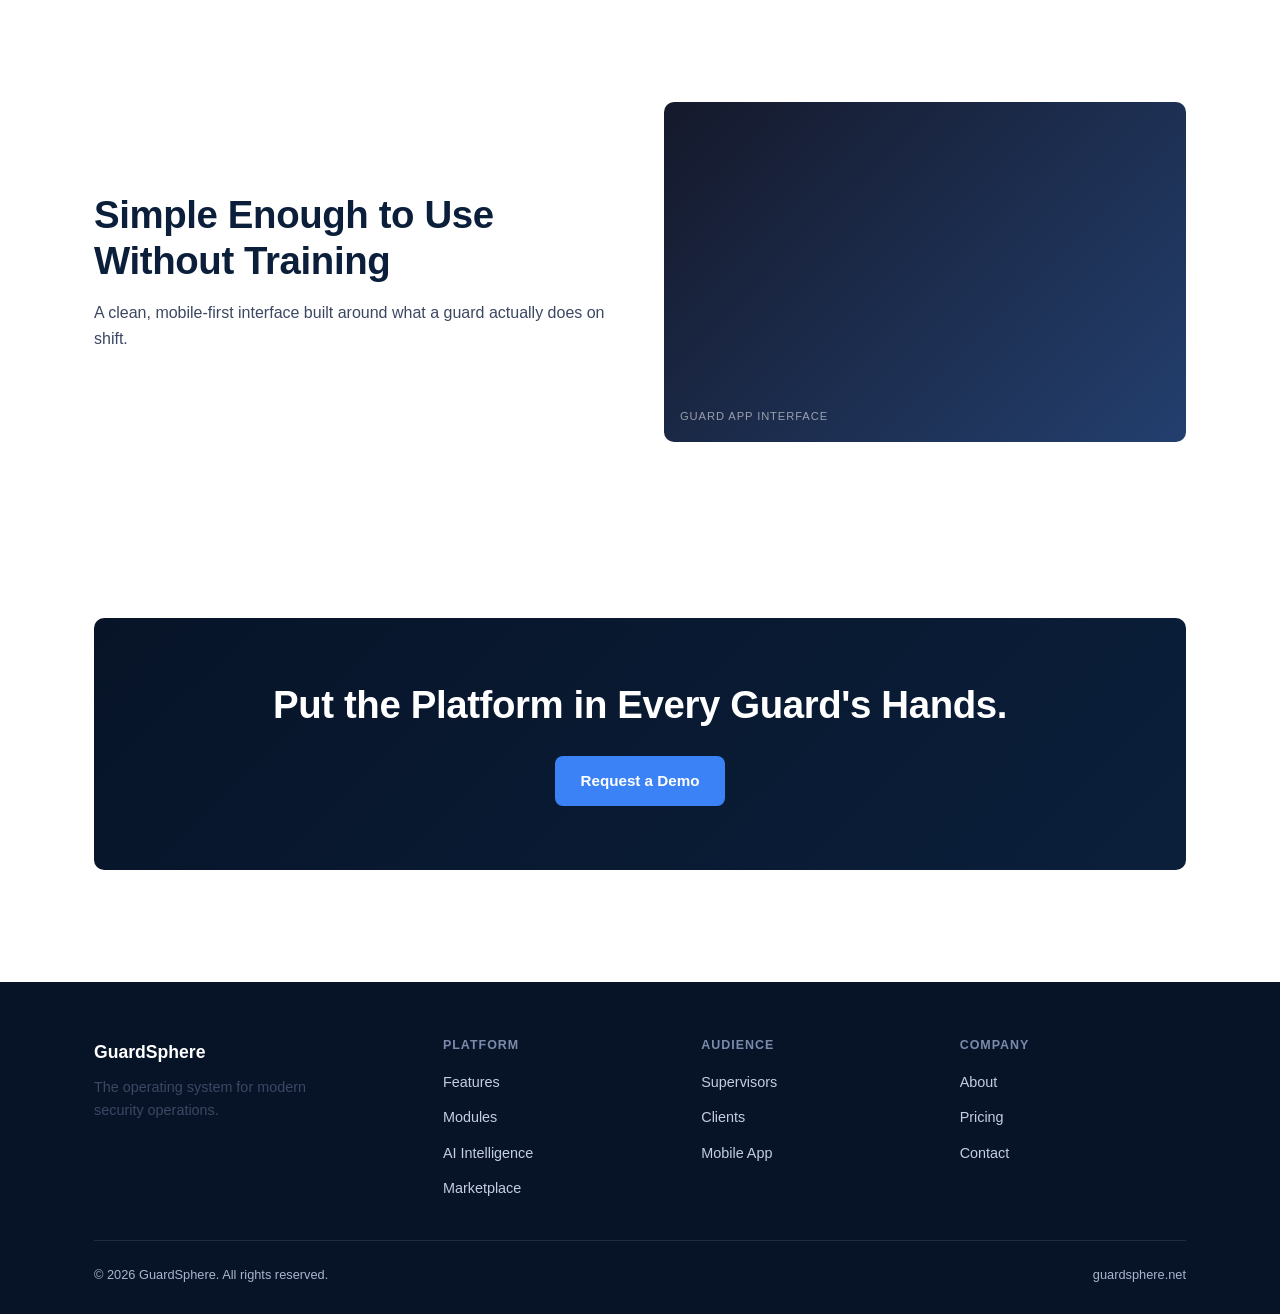
<file: mobile-app.html>
<!DOCTYPE html>
<html lang="en">
<head>
<meta charset="UTF-8">
<meta name="viewport" content="width=device-width, initial-scale=1.0">
<title>Mobile App — GuardSphere</title>
<meta name="description" content="The GuardSphere mobile app puts clock-in, patrols, DARs, and incident reporting in the hands of every guard, on every shift.">
<link rel="stylesheet" href="styles.css">
</head>
<body>

<header class="site-header">
  <nav class="nav">
    <a href="index.html" class="logo">Guard<span>Sphere</span></a>
    <ul class="nav-links">
      <li><a href="index.html">Home</a></li>
      <li><a href="features.html">Features</a></li>
      <li><a href="modules.html">Modules</a></li>
      <li><a href="pricing.html">Pricing</a></li>
      <li><a href="ai-intelligence.html">AI Intelligence</a></li>
      <li><a href="marketplace.html">Marketplace</a></li>
      <li><a href="mobile-app.html" aria-current="page">Mobile App</a></li>
      <li><a href="supervisor.html">Supervisors</a></li>
      <li><a href="client.html">Clients</a></li>
      <li><a href="about.html">About</a></li>
      <li><a href="contact.html">Contact</a></li>
    </ul>
    <div class="nav-cta">
      <a href="contact.html" class="btn btn-outline btn-sm">Request a Demo</a>
      <a href="pricing.html" class="btn btn-primary btn-sm">Start Free Trial</a>
    </div>
    <button class="nav-toggle" aria-label="Toggle menu" aria-expanded="false">&#9776;</button>
  </nav>
</header>

<main>

  <section class="hero">
    <div class="container two-col" style="align-items:center;">
      <div class="two-col-text" style="text-align:left;">
        <h1 style="text-align:left;">The Office, In Every Guard's Pocket.</h1>
        <p class="subhead" style="text-align:left;">GuardSphere's mobile app puts clock-in, patrols, DARs, and incident reporting in the hands of every guard, on every shift.</p>
      </div>
      <div class="img-placeholder mobile" data-label="GuardSphere Mobile App"></div>
    </div>
  </section>

  <section class="section section--wide">
    <div class="container">
      <h2 style="text-align:center;">Built for the Field, Not the Office</h2>
      <div class="grid grid-3" style="margin-top:2.5rem;">
        <div class="card"><div class="icon">GP</div><h3>GPS Clock-In/Out</h3><p>Verified time and location on every shift.</p></div>
        <div class="card"><div class="icon">CR</div><h3>Camera-Based Reporting</h3><p>Photo and video capture attached directly to incidents and DARs.</p></div>
        <div class="card"><div class="icon">PC</div><h3>Patrol Checkpoints</h3><p>Scan or confirm checkpoints in real time.</p></div>
        <div class="card"><div class="icon">DR</div><h3>Daily Activity Reports</h3><p>Structured, fast, and filed from the field.</p></div>
        <div class="card"><div class="icon">IR</div><h3>Incident Reporting</h3><p>Full incident capture, GPS- and time-stamped.</p></div>
        <div class="card"><div class="icon">MS</div><h3>Messaging</h3><p>A direct line to dispatch and supervisors, without leaving the app.</p></div>
      </div>
    </div>
  </section>

  <section class="section section--center">
    <div class="container narrow">
      <h2>Less Paperwork. More Proof.</h2>
      <p>Every clock-in, patrol, and report is captured where it happens — not reconstructed from memory at the end of a shift.</p>
    </div>
  </section>

  <section class="section">
    <div class="container two-col reverse">
      <div class="img-placeholder mobile" data-label="Guard App Interface"></div>
      <div class="two-col-text">
        <h2>Simple Enough to Use Without Training</h2>
        <p>A clean, mobile-first interface built around what a guard actually does on shift.</p>
      </div>
    </div>
  </section>

  <section class="section section--wide">
    <div class="container">
      <div class="cta-block">
        <h2>Put the Platform in Every Guard's Hands.</h2>
        <div class="btn-row"><a href="contact.html" class="btn btn-primary">Request a Demo</a></div>
      </div>
    </div>
  </section>

</main>

<footer class="site-footer">
  <div class="container">
    <div class="footer-grid">
      <div>
        <div class="footer-brand">GuardSphere</div>
        <p style="max-width:260px; font-size:0.9rem;">The operating system for modern security operations.</p>
      </div>
      <div class="footer-col"><h4>Platform</h4><ul>
        <li><a href="features.html">Features</a></li>
        <li><a href="modules.html">Modules</a></li>
        <li><a href="ai-intelligence.html">AI Intelligence</a></li>
        <li><a href="marketplace.html">Marketplace</a></li>
      </ul></div>
      <div class="footer-col"><h4>Audience</h4><ul>
        <li><a href="supervisor.html">Supervisors</a></li>
        <li><a href="client.html">Clients</a></li>
        <li><a href="mobile-app.html">Mobile App</a></li>
      </ul></div>
      <div class="footer-col"><h4>Company</h4><ul>
        <li><a href="about.html">About</a></li>
        <li><a href="pricing.html">Pricing</a></li>
        <li><a href="contact.html">Contact</a></li>
      </ul></div>
    </div>
    <div class="footer-bottom">
      <span>&copy; 2026 GuardSphere. All rights reserved.</span>
      <span>guardsphere.net</span>
    </div>
  </div>
</footer>

<script src="script.js"></script>
</body>
</html>
</file>
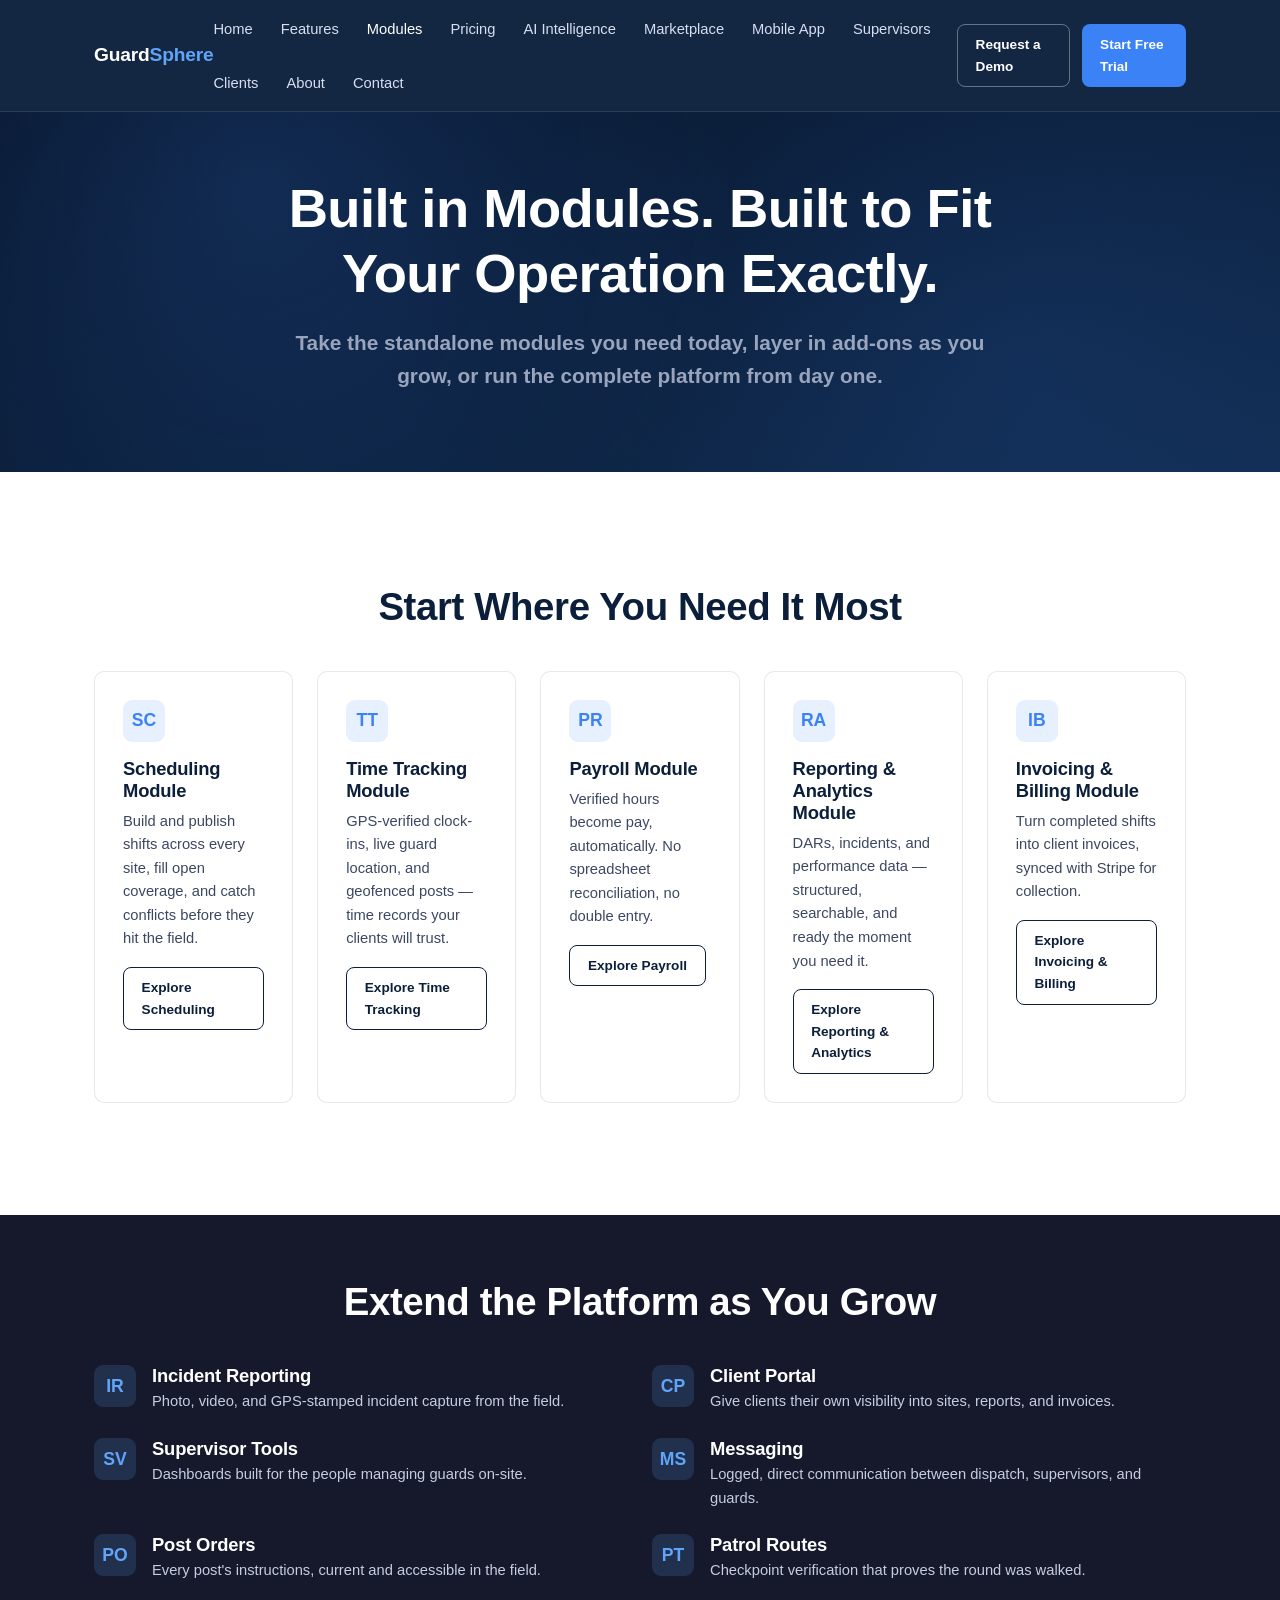
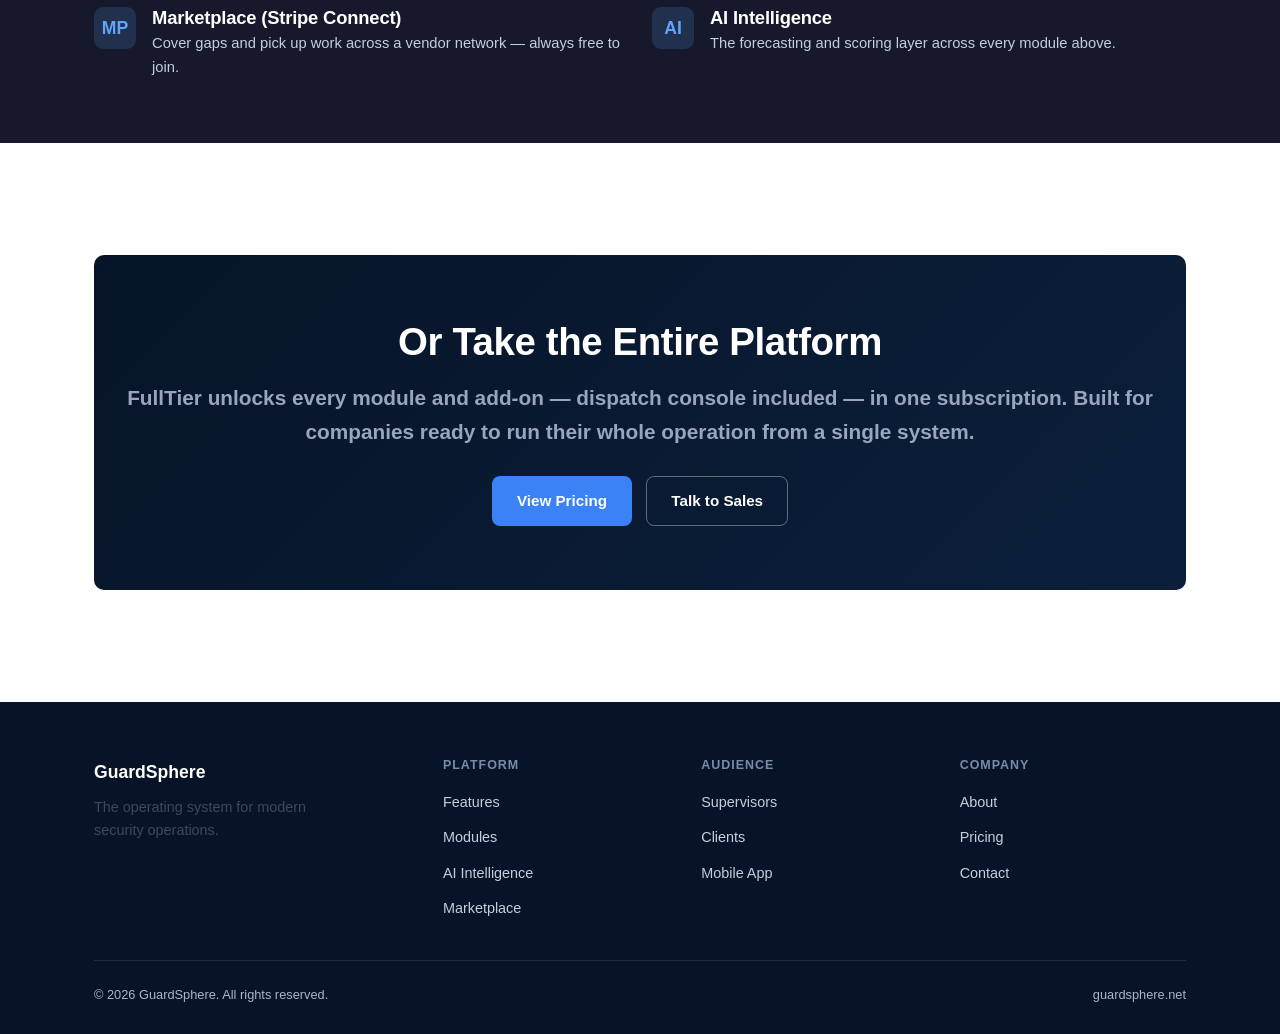
<file: modules.html>
<!DOCTYPE html>
<html lang="en">
<head>
<meta charset="UTF-8">
<meta name="viewport" content="width=device-width, initial-scale=1.0">
<title>Modules — GuardSphere</title>
<meta name="description" content="Standalone modules and add-ons — take what you need today, add the rest as you grow, or run the complete GuardSphere platform.">
<link rel="stylesheet" href="styles.css">
</head>
<body>

<header class="site-header">
  <nav class="nav">
    <a href="index.html" class="logo">Guard<span>Sphere</span></a>
    <ul class="nav-links">
      <li><a href="index.html">Home</a></li>
      <li><a href="features.html">Features</a></li>
      <li><a href="modules.html" aria-current="page">Modules</a></li>
      <li><a href="pricing.html">Pricing</a></li>
      <li><a href="ai-intelligence.html">AI Intelligence</a></li>
      <li><a href="marketplace.html">Marketplace</a></li>
      <li><a href="mobile-app.html">Mobile App</a></li>
      <li><a href="supervisor.html">Supervisors</a></li>
      <li><a href="client.html">Clients</a></li>
      <li><a href="about.html">About</a></li>
      <li><a href="contact.html">Contact</a></li>
    </ul>
    <div class="nav-cta">
      <a href="contact.html" class="btn btn-outline btn-sm">Request a Demo</a>
      <a href="pricing.html" class="btn btn-primary btn-sm">Start Free Trial</a>
    </div>
    <button class="nav-toggle" aria-label="Toggle menu" aria-expanded="false">&#9776;</button>
  </nav>
</header>

<main>

  <section class="hero hero--compact">
    <div class="container hero-inner">
      <h1>Built in Modules. Built to Fit Your Operation Exactly.</h1>
      <p class="subhead">Take the standalone modules you need today, layer in add-ons as you grow, or run the complete platform from day one.</p>
    </div>
  </section>

  <section class="section section--wide">
    <div class="container">
      <h2 style="text-align:center;">Start Where You Need It Most</h2>
      <div class="grid grid-5" style="margin-top:2.5rem;">
        <div class="card">
          <div class="icon">SC</div>
          <h3>Scheduling Module</h3>
          <p>Build and publish shifts across every site, fill open coverage, and catch conflicts before they hit the field.</p>
          <a href="features.html" class="btn btn-outline-dark btn-sm">Explore Scheduling</a>
        </div>
        <div class="card">
          <div class="icon">TT</div>
          <h3>Time Tracking Module</h3>
          <p>GPS-verified clock-ins, live guard location, and geofenced posts — time records your clients will trust.</p>
          <a href="features.html" class="btn btn-outline-dark btn-sm">Explore Time Tracking</a>
        </div>
        <div class="card">
          <div class="icon">PR</div>
          <h3>Payroll Module</h3>
          <p>Verified hours become pay, automatically. No spreadsheet reconciliation, no double entry.</p>
          <a href="features.html" class="btn btn-outline-dark btn-sm">Explore Payroll</a>
        </div>
        <div class="card">
          <div class="icon">RA</div>
          <h3>Reporting &amp; Analytics Module</h3>
          <p>DARs, incidents, and performance data — structured, searchable, and ready the moment you need it.</p>
          <a href="features.html" class="btn btn-outline-dark btn-sm">Explore Reporting &amp; Analytics</a>
        </div>
        <div class="card">
          <div class="icon">IB</div>
          <h3>Invoicing &amp; Billing Module</h3>
          <p>Turn completed shifts into client invoices, synced with Stripe for collection.</p>
          <a href="features.html" class="btn btn-outline-dark btn-sm">Explore Invoicing &amp; Billing</a>
        </div>
      </div>
    </div>
  </section>

  <section class="section section--charcoal">
    <div class="container">
      <h2 style="text-align:center;">Extend the Platform as You Grow</h2>
      <div class="grid grid-2" style="margin-top:2.5rem;">
        <div class="icon-row"><div class="icon">IR</div><div><h3>Incident Reporting</h3><p>Photo, video, and GPS-stamped incident capture from the field.</p></div></div>
        <div class="icon-row"><div class="icon">CP</div><div><h3>Client Portal</h3><p>Give clients their own visibility into sites, reports, and invoices.</p></div></div>
        <div class="icon-row"><div class="icon">SV</div><div><h3>Supervisor Tools</h3><p>Dashboards built for the people managing guards on-site.</p></div></div>
        <div class="icon-row"><div class="icon">MS</div><div><h3>Messaging</h3><p>Logged, direct communication between dispatch, supervisors, and guards.</p></div></div>
        <div class="icon-row"><div class="icon">PO</div><div><h3>Post Orders</h3><p>Every post's instructions, current and accessible in the field.</p></div></div>
        <div class="icon-row"><div class="icon">PT</div><div><h3>Patrol Routes</h3><p>Checkpoint verification that proves the round was walked.</p></div></div>
        <div class="icon-row"><div class="icon">MP</div><div><h3>Marketplace (Stripe Connect)</h3><p>Cover gaps and pick up work across a vendor network — always free to join.</p></div></div>
        <div class="icon-row"><div class="icon">AI</div><div><h3>AI Intelligence</h3><p>The forecasting and scoring layer across every module above.</p></div></div>
      </div>
    </div>
  </section>

  <section class="section section--wide">
    <div class="container">
      <div class="cta-block">
        <h2>Or Take the Entire Platform</h2>
        <p class="subhead">FullTier unlocks every module and add-on — dispatch console included — in one subscription. Built for companies ready to run their whole operation from a single system.</p>
        <div class="btn-row">
          <a href="pricing.html" class="btn btn-primary">View Pricing</a>
          <a href="contact.html" class="btn btn-outline">Talk to Sales</a>
        </div>
      </div>
    </div>
  </section>

</main>

<footer class="site-footer">
  <div class="container">
    <div class="footer-grid">
      <div>
        <div class="footer-brand">GuardSphere</div>
        <p style="max-width:260px; font-size:0.9rem;">The operating system for modern security operations.</p>
      </div>
      <div class="footer-col"><h4>Platform</h4><ul>
        <li><a href="features.html">Features</a></li>
        <li><a href="modules.html">Modules</a></li>
        <li><a href="ai-intelligence.html">AI Intelligence</a></li>
        <li><a href="marketplace.html">Marketplace</a></li>
      </ul></div>
      <div class="footer-col"><h4>Audience</h4><ul>
        <li><a href="supervisor.html">Supervisors</a></li>
        <li><a href="client.html">Clients</a></li>
        <li><a href="mobile-app.html">Mobile App</a></li>
      </ul></div>
      <div class="footer-col"><h4>Company</h4><ul>
        <li><a href="about.html">About</a></li>
        <li><a href="pricing.html">Pricing</a></li>
        <li><a href="contact.html">Contact</a></li>
      </ul></div>
    </div>
    <div class="footer-bottom">
      <span>&copy; 2026 GuardSphere. All rights reserved.</span>
      <span>guardsphere.net</span>
    </div>
  </div>
</footer>

<script src="script.js"></script>
</body>
</html>
</file>
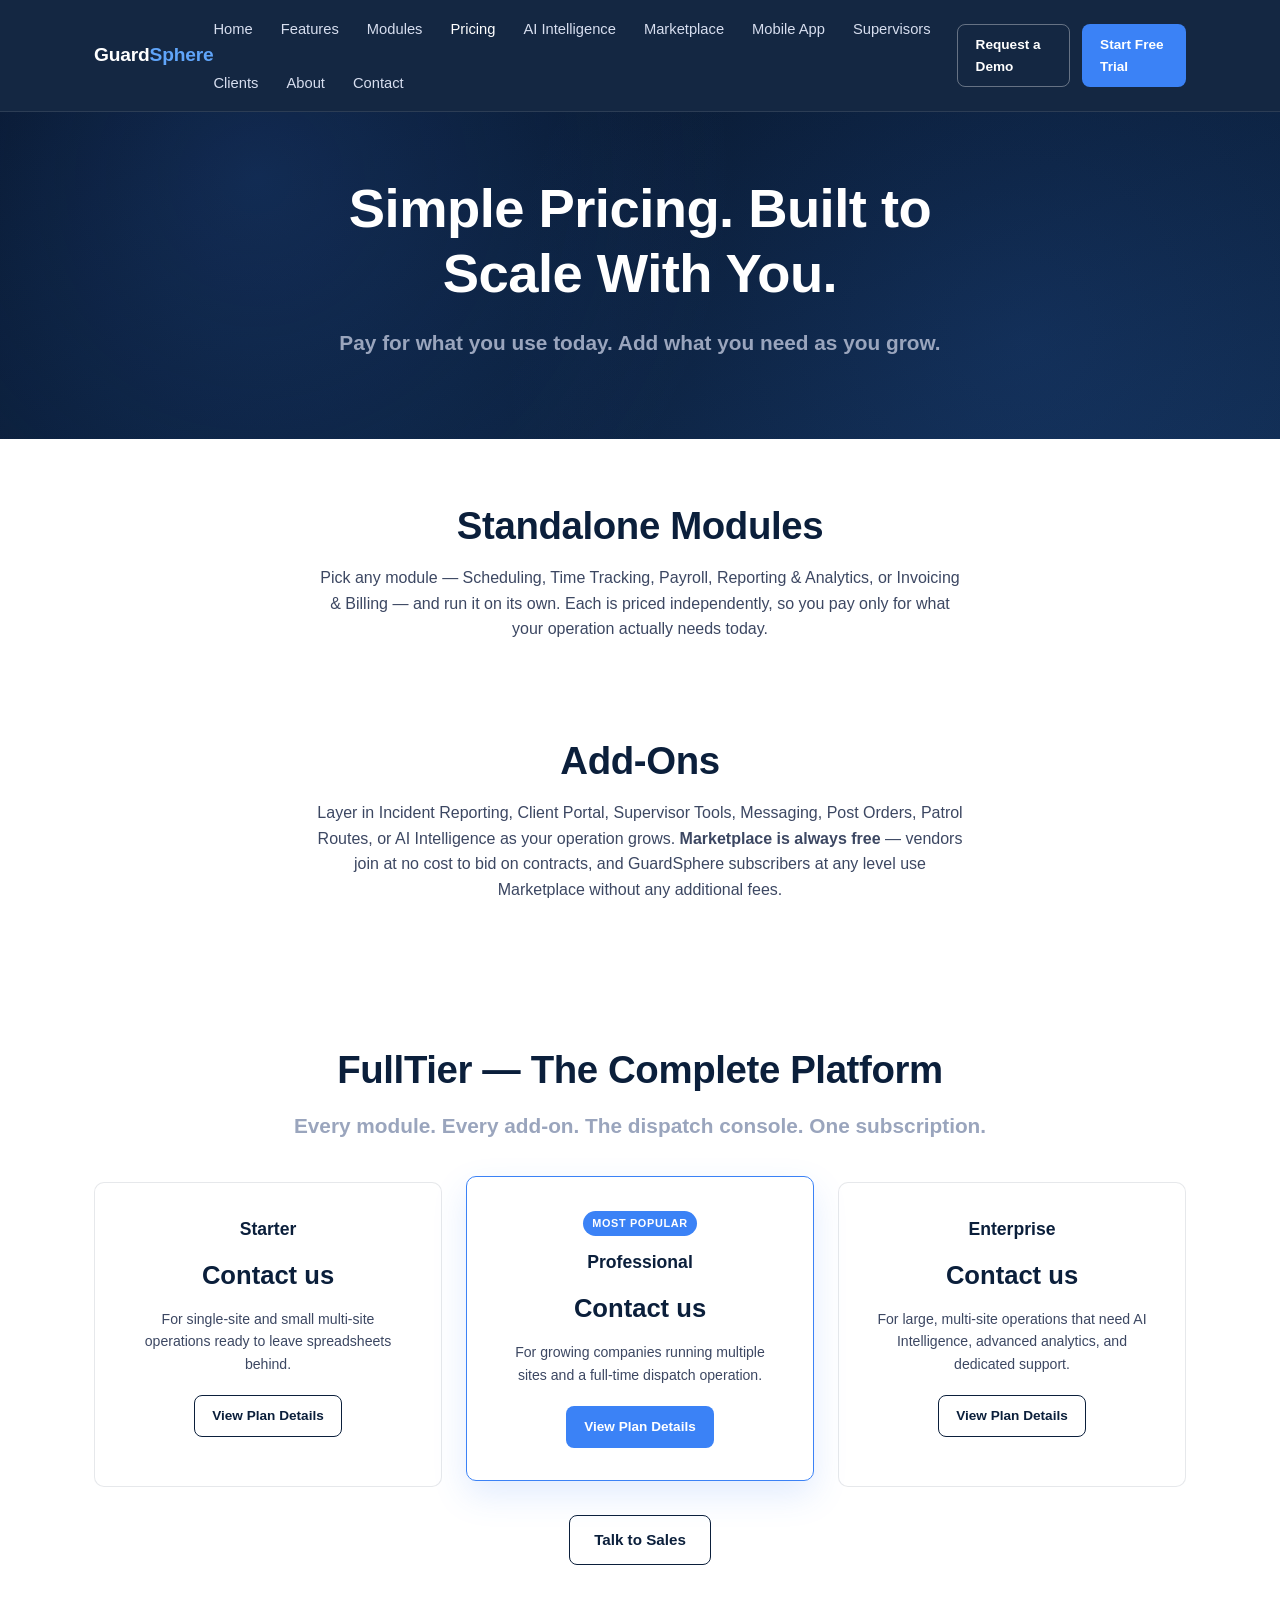
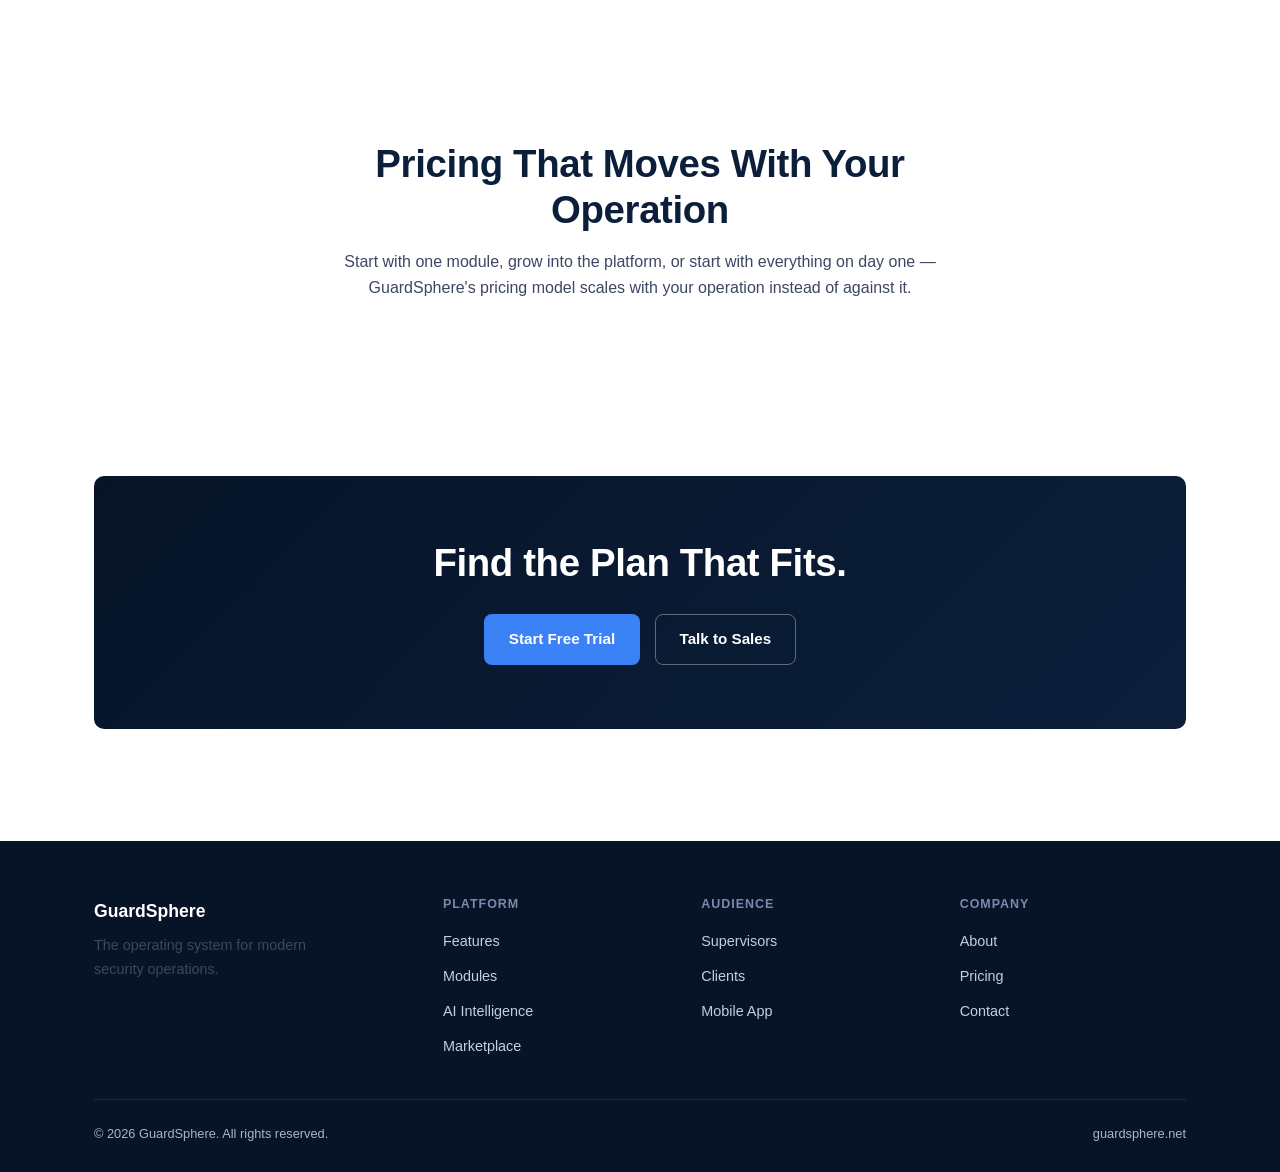
<file: pricing.html>
<!DOCTYPE html>
<html lang="en">
<head>
<meta charset="UTF-8">
<meta name="viewport" content="width=device-width, initial-scale=1.0">
<title>Pricing — GuardSphere</title>
<meta name="description" content="Simple pricing built to scale with you. Standalone modules, add-ons, or the complete FullTier platform.">
<link rel="stylesheet" href="styles.css">
</head>
<body>

<header class="site-header">
  <nav class="nav">
    <a href="index.html" class="logo">Guard<span>Sphere</span></a>
    <ul class="nav-links">
      <li><a href="index.html">Home</a></li>
      <li><a href="features.html">Features</a></li>
      <li><a href="modules.html">Modules</a></li>
      <li><a href="pricing.html" aria-current="page">Pricing</a></li>
      <li><a href="ai-intelligence.html">AI Intelligence</a></li>
      <li><a href="marketplace.html">Marketplace</a></li>
      <li><a href="mobile-app.html">Mobile App</a></li>
      <li><a href="supervisor.html">Supervisors</a></li>
      <li><a href="client.html">Clients</a></li>
      <li><a href="about.html">About</a></li>
      <li><a href="contact.html">Contact</a></li>
    </ul>
    <div class="nav-cta">
      <a href="contact.html" class="btn btn-outline btn-sm">Request a Demo</a>
      <a href="#plans" class="btn btn-primary btn-sm">Start Free Trial</a>
    </div>
    <button class="nav-toggle" aria-label="Toggle menu" aria-expanded="false">&#9776;</button>
  </nav>
</header>

<main>

  <section class="hero hero--compact">
    <div class="container hero-inner">
      <h1>Simple Pricing. Built to Scale With You.</h1>
      <p class="subhead">Pay for what you use today. Add what you need as you grow.</p>
    </div>
  </section>

  <section class="section section--center">
    <div class="container narrow">
      <h2>Standalone Modules</h2>
      <p>Pick any module — Scheduling, Time Tracking, Payroll, Reporting &amp; Analytics, or Invoicing &amp; Billing — and run it on its own. Each is priced independently, so you pay only for what your operation actually needs today.</p>
    </div>
  </section>

  <section class="section section--tight section--center">
    <div class="container narrow">
      <h2>Add-Ons</h2>
      <p>Layer in Incident Reporting, Client Portal, Supervisor Tools, Messaging, Post Orders, Patrol Routes, or AI Intelligence as your operation grows. <strong>Marketplace is always free</strong> — vendors join at no cost to bid on contracts, and GuardSphere subscribers at any level use Marketplace without any additional fees.</p>
    </div>
  </section>

  <section class="section section--wide" id="plans">
    <div class="container section--center">
      <h2>FullTier — The Complete Platform</h2>
      <p class="subhead">Every module. Every add-on. The dispatch console. One subscription.</p>

      <div class="pricing-grid">
        <div class="price-card">
          <div class="tier-name">Starter</div>
          <div class="tier-price">Contact us</div>
          <p>For single-site and small multi-site operations ready to leave spreadsheets behind.</p>
          <a href="contact.html" class="btn btn-outline-dark btn-sm">View Plan Details</a>
        </div>
        <div class="price-card price-card--featured">
          <span class="badge">Most Popular</span>
          <div class="tier-name">Professional</div>
          <div class="tier-price">Contact us</div>
          <p>For growing companies running multiple sites and a full-time dispatch operation.</p>
          <a href="contact.html" class="btn btn-primary btn-sm">View Plan Details</a>
        </div>
        <div class="price-card">
          <div class="tier-name">Enterprise</div>
          <div class="tier-price">Contact us</div>
          <p>For large, multi-site operations that need AI Intelligence, advanced analytics, and dedicated support.</p>
          <a href="contact.html" class="btn btn-outline-dark btn-sm">View Plan Details</a>
        </div>
      </div>
      <div class="btn-row"><a href="contact.html" class="btn btn-outline-dark">Talk to Sales</a></div>
    </div>
  </section>

  <section class="section section--center">
    <div class="container narrow">
      <h2>Pricing That Moves With Your Operation</h2>
      <p>Start with one module, grow into the platform, or start with everything on day one — GuardSphere's pricing model scales with your operation instead of against it.</p>
    </div>
  </section>

  <section class="section section--wide">
    <div class="container">
      <div class="cta-block">
        <h2>Find the Plan That Fits.</h2>
        <div class="btn-row">
          <a href="contact.html" class="btn btn-primary">Start Free Trial</a>
          <a href="contact.html" class="btn btn-outline">Talk to Sales</a>
        </div>
      </div>
    </div>
  </section>

</main>

<footer class="site-footer">
  <div class="container">
    <div class="footer-grid">
      <div>
        <div class="footer-brand">GuardSphere</div>
        <p style="max-width:260px; font-size:0.9rem;">The operating system for modern security operations.</p>
      </div>
      <div class="footer-col"><h4>Platform</h4><ul>
        <li><a href="features.html">Features</a></li>
        <li><a href="modules.html">Modules</a></li>
        <li><a href="ai-intelligence.html">AI Intelligence</a></li>
        <li><a href="marketplace.html">Marketplace</a></li>
      </ul></div>
      <div class="footer-col"><h4>Audience</h4><ul>
        <li><a href="supervisor.html">Supervisors</a></li>
        <li><a href="client.html">Clients</a></li>
        <li><a href="mobile-app.html">Mobile App</a></li>
      </ul></div>
      <div class="footer-col"><h4>Company</h4><ul>
        <li><a href="about.html">About</a></li>
        <li><a href="pricing.html">Pricing</a></li>
        <li><a href="contact.html">Contact</a></li>
      </ul></div>
    </div>
    <div class="footer-bottom">
      <span>&copy; 2026 GuardSphere. All rights reserved.</span>
      <span>guardsphere.net</span>
    </div>
  </div>
</footer>

<script src="script.js"></script>
</body>
</html>
</file>
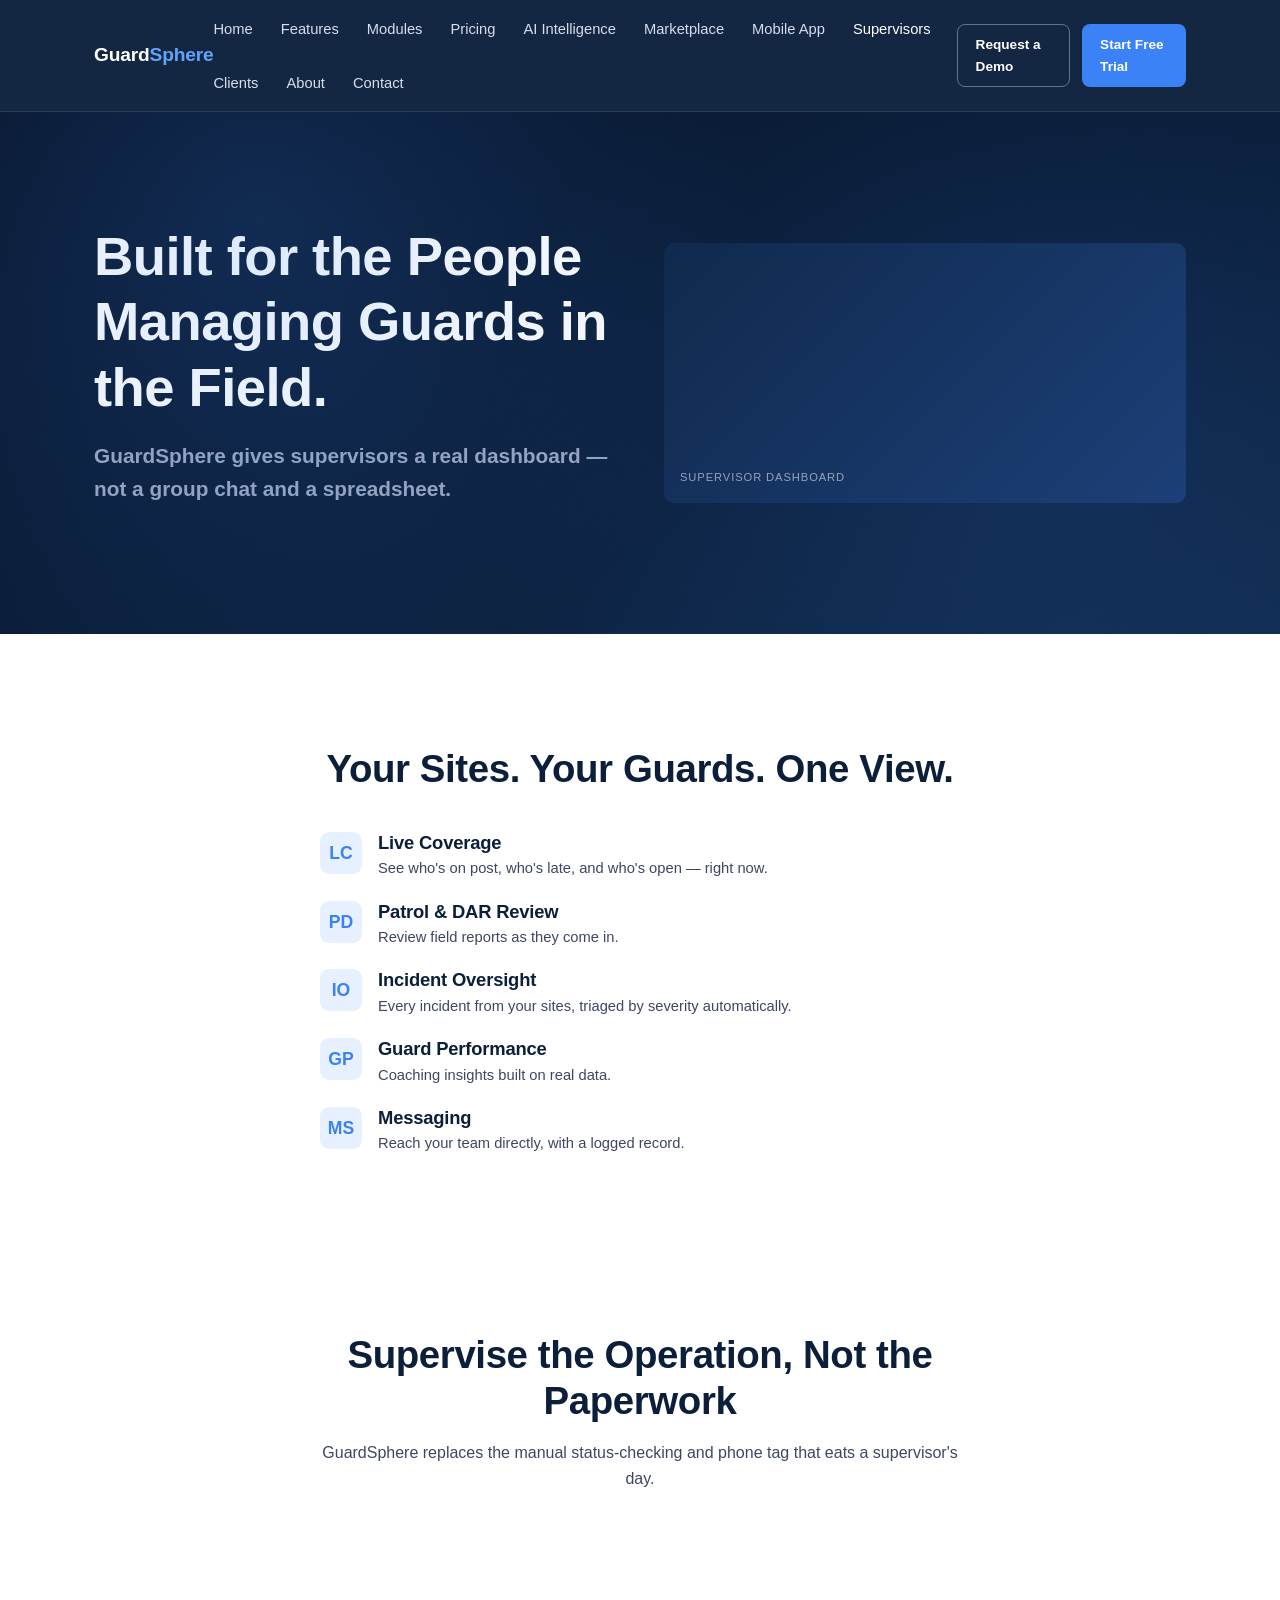
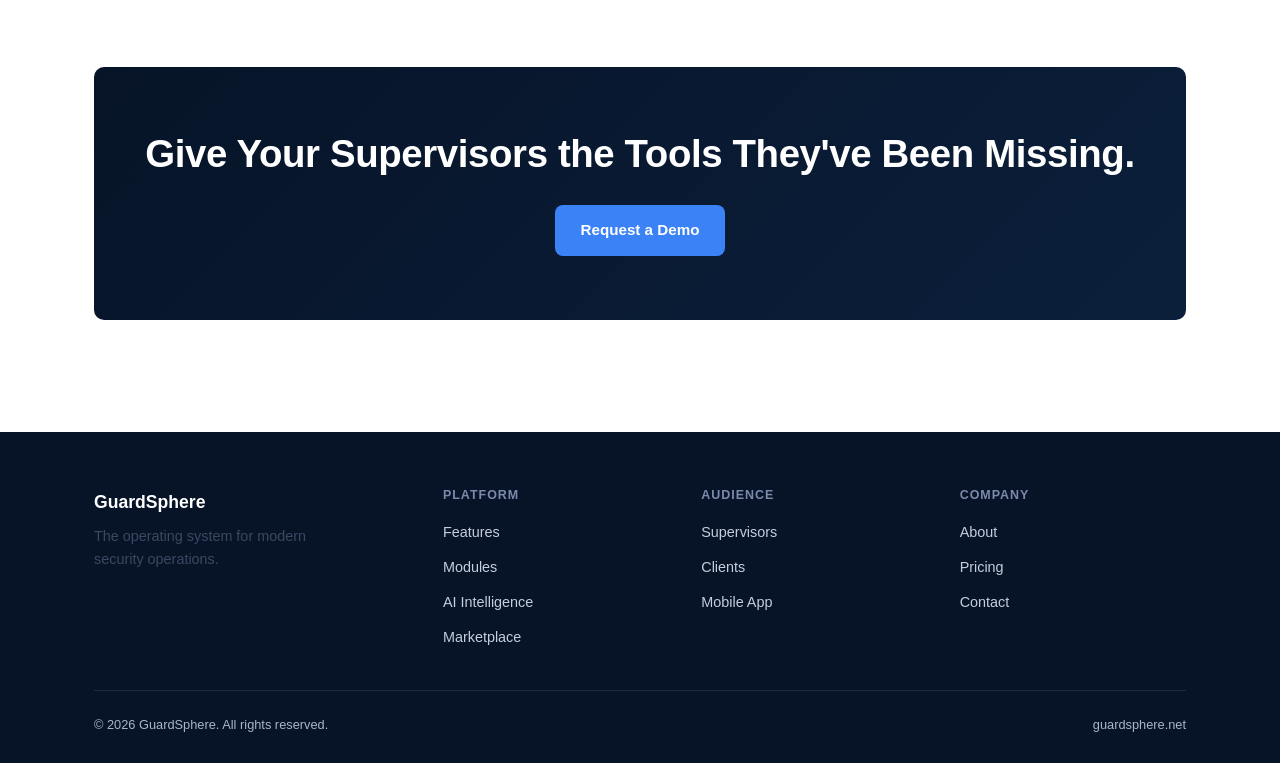
<file: supervisor.html>
<!DOCTYPE html>
<html lang="en">
<head>
<meta charset="UTF-8">
<meta name="viewport" content="width=device-width, initial-scale=1.0">
<title>For Supervisors — GuardSphere</title>
<meta name="description" content="GuardSphere gives supervisors a real dashboard — live coverage, patrol and DAR review, incident oversight, and guard performance, all in one view.">
<link rel="stylesheet" href="styles.css">
</head>
<body>

<header class="site-header">
  <nav class="nav">
    <a href="index.html" class="logo">Guard<span>Sphere</span></a>
    <ul class="nav-links">
      <li><a href="index.html">Home</a></li>
      <li><a href="features.html">Features</a></li>
      <li><a href="modules.html">Modules</a></li>
      <li><a href="pricing.html">Pricing</a></li>
      <li><a href="ai-intelligence.html">AI Intelligence</a></li>
      <li><a href="marketplace.html">Marketplace</a></li>
      <li><a href="mobile-app.html">Mobile App</a></li>
      <li><a href="supervisor.html" aria-current="page">Supervisors</a></li>
      <li><a href="client.html">Clients</a></li>
      <li><a href="about.html">About</a></li>
      <li><a href="contact.html">Contact</a></li>
    </ul>
    <div class="nav-cta">
      <a href="contact.html" class="btn btn-outline btn-sm">Request a Demo</a>
      <a href="pricing.html" class="btn btn-primary btn-sm">Start Free Trial</a>
    </div>
    <button class="nav-toggle" aria-label="Toggle menu" aria-expanded="false">&#9776;</button>
  </nav>
</header>

<main>

  <section class="hero">
    <div class="container two-col" style="align-items:center;">
      <div class="two-col-text" style="text-align:left;">
        <h1 style="text-align:left;">Built for the People Managing Guards in the Field.</h1>
        <p class="subhead" style="text-align:left;">GuardSphere gives supervisors a real dashboard — not a group chat and a spreadsheet.</p>
      </div>
      <div class="img-placeholder dashboard" data-label="Supervisor Dashboard"></div>
    </div>
  </section>

  <section class="section section--wide">
    <div class="container section--center">
      <h2>Your Sites. Your Guards. One View.</h2>
      <div class="icon-list" style="margin-top:2.5rem;">
        <div class="icon-row"><div class="icon">LC</div><div><h3>Live Coverage</h3><p>See who's on post, who's late, and who's open — right now.</p></div></div>
        <div class="icon-row"><div class="icon">PD</div><div><h3>Patrol &amp; DAR Review</h3><p>Review field reports as they come in.</p></div></div>
        <div class="icon-row"><div class="icon">IO</div><div><h3>Incident Oversight</h3><p>Every incident from your sites, triaged by severity automatically.</p></div></div>
        <div class="icon-row"><div class="icon">GP</div><div><h3>Guard Performance</h3><p>Coaching insights built on real data.</p></div></div>
        <div class="icon-row"><div class="icon">MS</div><div><h3>Messaging</h3><p>Reach your team directly, with a logged record.</p></div></div>
      </div>
    </div>
  </section>

  <section class="section section--center">
    <div class="container narrow">
      <h2>Supervise the Operation, Not the Paperwork</h2>
      <p>GuardSphere replaces the manual status-checking and phone tag that eats a supervisor's day.</p>
    </div>
  </section>

  <section class="section section--wide">
    <div class="container">
      <div class="cta-block">
        <h2>Give Your Supervisors the Tools They've Been Missing.</h2>
        <div class="btn-row"><a href="contact.html" class="btn btn-primary">Request a Demo</a></div>
      </div>
    </div>
  </section>

</main>

<footer class="site-footer">
  <div class="container">
    <div class="footer-grid">
      <div>
        <div class="footer-brand">GuardSphere</div>
        <p style="max-width:260px; font-size:0.9rem;">The operating system for modern security operations.</p>
      </div>
      <div class="footer-col"><h4>Platform</h4><ul>
        <li><a href="features.html">Features</a></li>
        <li><a href="modules.html">Modules</a></li>
        <li><a href="ai-intelligence.html">AI Intelligence</a></li>
        <li><a href="marketplace.html">Marketplace</a></li>
      </ul></div>
      <div class="footer-col"><h4>Audience</h4><ul>
        <li><a href="supervisor.html">Supervisors</a></li>
        <li><a href="client.html">Clients</a></li>
        <li><a href="mobile-app.html">Mobile App</a></li>
      </ul></div>
      <div class="footer-col"><h4>Company</h4><ul>
        <li><a href="about.html">About</a></li>
        <li><a href="pricing.html">Pricing</a></li>
        <li><a href="contact.html">Contact</a></li>
      </ul></div>
    </div>
    <div class="footer-bottom">
      <span>&copy; 2026 GuardSphere. All rights reserved.</span>
      <span>guardsphere.net</span>
    </div>
  </div>
</footer>

<script src="script.js"></script>
</body>
</html>
</file>
<file: styles.css>
/* ==========================================================================
   GuardSphere — Global Stylesheet
   Pure CSS, no frameworks. Shared across all pages.
   Palette: navy (primary), charcoal (dark surfaces), white, blue (accent)
   ========================================================================== */

:root {
  --navy: #0b1f3b;
  --navy-dark: #071428;
  --charcoal: #15192b;
  --charcoal-light: #1f2438;
  --white: #ffffff;
  --off-white: #f4f6fa;
  --text-muted: #9aa5bd;
  --blue: #3b82f6;
  --blue-light: #60a5fa;
  --border: rgba(255, 255, 255, 0.1);
  --border-light: rgba(11, 31, 59, 0.1);
  --radius: 10px;
  --max-width: 1140px;
  --space-tight: 2rem;
  --space-normal: 4rem;
  --space-wide: 7rem;
}

/* ---------- Reset ---------- */
* { box-sizing: border-box; margin: 0; padding: 0; }
html { scroll-behavior: smooth; }
body {
  font-family: -apple-system, BlinkMacSystemFont, "Segoe UI", Roboto, Helvetica, Arial, sans-serif;
  color: var(--navy);
  background: var(--white);
  line-height: 1.6;
  -webkit-font-smoothing: antialiased;
}
img { max-width: 100%; display: block; }
a { color: inherit; text-decoration: none; }
ul { list-style: none; }

/* ---------- Layout helpers ---------- */
.container {
  max-width: var(--max-width);
  margin: 0 auto;
  padding: 0 1.5rem;
}
.section { padding: var(--space-normal) 0; }
.section--tight { padding: var(--space-tight) 0; }
.section--wide { padding: var(--space-wide) 0; }
.section--dark {
  background: var(--navy);
  color: var(--white);
}
.section--charcoal {
  background: var(--charcoal);
  color: var(--white);
}
.section--center { text-align: center; }
.narrow {
  max-width: 700px;
  margin: 0 auto;
}

/* ---------- Typography ---------- */
h1, h2, h3, h4 { line-height: 1.2; font-weight: 700; letter-spacing: -0.01em; }
h1 { font-size: clamp(2.1rem, 5vw, 3.4rem); margin-bottom: 1.2rem; }
h2 { font-size: clamp(1.7rem, 3.5vw, 2.4rem); margin-bottom: 1rem; }
h3 { font-size: 1.15rem; margin-bottom: 0.5rem; }
.eyebrow {
  display: inline-block;
  font-size: 0.75rem;
  font-weight: 700;
  letter-spacing: 0.12em;
  text-transform: uppercase;
  color: var(--blue-light);
  margin-bottom: 0.75rem;
}
.subhead {
  font-size: clamp(1.05rem, 2vw, 1.3rem);
  font-weight: 600;
  color: var(--text-muted);
  margin-bottom: 1rem;
}
.section--dark .subhead,
.section--charcoal .subhead { color: #c6cde0; }
p { color: #3c4762; }
.section--dark p,
.section--charcoal p { color: #c6cde0; }
.body-lg { font-size: 1.1rem; max-width: 640px; }

/* ---------- Header / Nav ---------- */
.site-header {
  position: sticky;
  top: 0;
  z-index: 100;
  background: rgba(11, 31, 59, 0.96);
  backdrop-filter: blur(6px);
  border-bottom: 1px solid var(--border);
}
.nav {
  display: flex;
  align-items: center;
  justify-content: space-between;
  padding: 1rem 1.5rem;
  max-width: var(--max-width);
  margin: 0 auto;
}
.logo {
  font-size: 1.2rem;
  font-weight: 800;
  color: var(--white);
  letter-spacing: -0.01em;
}
.logo span { color: var(--blue-light); }
.nav-links {
  display: flex;
  gap: 1.75rem;
  flex-wrap: wrap;
}
.nav-links a {
  color: #d7deef;
  font-size: 0.92rem;
  font-weight: 500;
  transition: color 0.15s ease;
}
.nav-links a:hover,
.nav-links a[aria-current="page"] { color: var(--white); }
.nav-cta {
  display: flex;
  gap: 0.75rem;
  align-items: center;
}
.nav-toggle {
  display: none;
  background: none;
  border: 1px solid var(--border);
  border-radius: 6px;
  color: var(--white);
  font-size: 1.3rem;
  padding: 0.3rem 0.6rem;
  cursor: pointer;
}

/* ---------- Buttons ---------- */
.btn {
  display: inline-flex;
  align-items: center;
  justify-content: center;
  padding: 0.75rem 1.5rem;
  border-radius: 8px;
  font-weight: 600;
  font-size: 0.95rem;
  border: 1px solid transparent;
  cursor: pointer;
  transition: background 0.15s ease, border-color 0.15s ease, color 0.15s ease, transform 0.1s ease;
}
.btn:hover { transform: translateY(-1px); }
.btn-primary {
  background: var(--blue);
  color: var(--white);
}
.btn-primary:hover { background: var(--blue-light); }
.btn-outline {
  background: transparent;
  border-color: rgba(255, 255, 255, 0.35);
  color: var(--white);
}
.btn-outline:hover { background: rgba(255, 255, 255, 0.08); }
.btn-outline-dark {
  background: transparent;
  border-color: var(--navy);
  color: var(--navy);
}
.btn-outline-dark:hover { background: rgba(11, 31, 59, 0.06); }
.btn-sm { padding: 0.55rem 1.1rem; font-size: 0.85rem; }
.btn-row {
  display: flex;
  gap: 0.9rem;
  flex-wrap: wrap;
  justify-content: center;
  margin-top: 1.75rem;
}
.btn-row--left { justify-content: flex-start; }

/* ---------- Hero ---------- */
.hero {
  background: linear-gradient(160deg, var(--navy-dark) 0%, var(--navy) 55%, #102a4d 100%);
  color: var(--white);
  padding: var(--space-wide) 0;
  text-align: center;
  position: relative;
  overflow: hidden;
}
.hero::before {
  content: "";
  position: absolute;
  inset: 0;
  background-image:
    radial-gradient(circle at 20% 20%, rgba(59, 130, 246, 0.18), transparent 45%),
    radial-gradient(circle at 80% 70%, rgba(59, 130, 246, 0.12), transparent 50%);
  pointer-events: none;
}
.hero-inner { position: relative; max-width: 780px; margin: 0 auto; }
.hero--compact { padding: var(--space-normal) 0; }

/* ---------- Grids ---------- */
.grid {
  display: grid;
  gap: 1.5rem;
}
.grid-2 { grid-template-columns: repeat(2, 1fr); }
.grid-3 { grid-template-columns: repeat(3, 1fr); }
.grid-4 { grid-template-columns: repeat(4, 1fr); }
.grid-5 { grid-template-columns: repeat(5, 1fr); }

.card {
  background: var(--white);
  border: 1px solid var(--border-light);
  border-radius: var(--radius);
  padding: 1.75rem;
  transition: transform 0.15s ease, box-shadow 0.15s ease, border-color 0.15s ease;
}
.card:hover {
  transform: translateY(-3px);
  box-shadow: 0 10px 30px rgba(11, 31, 59, 0.08);
  border-color: rgba(59, 130, 246, 0.3);
}
.section--dark .card,
.section--charcoal .card {
  background: rgba(255, 255, 255, 0.04);
  border-color: var(--border);
}
.card p { font-size: 0.92rem; }
.card .btn { margin-top: 1rem; }

/* ---------- Icon placeholder ---------- */
.icon {
  width: 42px;
  height: 42px;
  border-radius: 9px;
  background: rgba(59, 130, 246, 0.12);
  color: var(--blue);
  display: flex;
  align-items: center;
  justify-content: center;
  font-weight: 800;
  font-size: 1.1rem;
  margin-bottom: 1rem;
  flex-shrink: 0;
}
.section--dark .icon,
.section--charcoal .icon {
  background: rgba(96, 165, 250, 0.16);
  color: var(--blue-light);
}

/* ---------- Icon list (rows) ---------- */
.icon-list { display: flex; flex-direction: column; gap: 1.25rem; max-width: 640px; margin: 0 auto; }
.icon-row { display: flex; gap: 1rem; align-items: flex-start; text-align: left; }
.icon-row .icon { margin-bottom: 0; }
.icon-row h3 { margin-bottom: 0.2rem; }
.icon-row p { font-size: 0.92rem; }

/* ---------- Two-column ---------- */
.two-col {
  display: grid;
  grid-template-columns: 1fr 1fr;
  gap: 3rem;
  align-items: center;
}
.two-col.reverse .img-placeholder { order: 2; }
.two-col.reverse .two-col-text { order: 1; }

/* ---------- Image placeholders ---------- */
.img-placeholder {
  width: 100%;
  min-height: 260px;
  border-radius: var(--radius);
  background: linear-gradient(135deg, #16284a, #233f6e);
  position: relative;
  overflow: hidden;
}
.img-placeholder::after {
  content: attr(data-label);
  position: absolute;
  bottom: 1rem;
  left: 1rem;
  font-size: 0.7rem;
  text-transform: uppercase;
  letter-spacing: 0.08em;
  color: rgba(255, 255, 255, 0.55);
}
.img-placeholder.ai { background: linear-gradient(135deg, #0b1f3b, #1d3f78, #3b82f6); }
.img-placeholder.marketplace { background: linear-gradient(135deg, #0b1f3b, #1a2f52); }
.img-placeholder.mobile { background: linear-gradient(135deg, #15192b, #233f6e); min-height: 340px; }
.img-placeholder.dashboard { background: linear-gradient(135deg, #102a4d, #1d3f78); }
.img-placeholder.portal { background: linear-gradient(135deg, #0f2440, #1f4a86); }
.img-placeholder.hero { background: linear-gradient(135deg, #071428, #15192b); }
.img-placeholder.network { background: linear-gradient(135deg, #0b1f3b, #2b4a7e); }

/* ---------- Callout box ---------- */
.callout {
  border-left: 4px solid var(--blue);
  background: rgba(59, 130, 246, 0.06);
  border-radius: 0 var(--radius) var(--radius) 0;
  padding: 2rem;
  max-width: 680px;
  margin: 0 auto;
  text-align: center;
}

/* ---------- Pricing table ---------- */
.pricing-grid {
  display: grid;
  grid-template-columns: repeat(3, 1fr);
  gap: 1.5rem;
  margin-top: 2.5rem;
}
.price-card {
  background: var(--white);
  border: 1px solid var(--border-light);
  border-radius: var(--radius);
  padding: 2rem;
  text-align: center;
}
.price-card--featured {
  border-color: var(--blue);
  box-shadow: 0 14px 34px rgba(59, 130, 246, 0.15);
  transform: translateY(-6px);
}
.price-card .tier-name { font-weight: 800; font-size: 1.1rem; margin-bottom: 0.4rem; }
.price-card .tier-price { font-size: 1.6rem; font-weight: 800; color: var(--navy); margin: 0.75rem 0; }
.price-card .tier-price small { font-size: 0.85rem; font-weight: 500; color: var(--text-muted); }
.price-card p { font-size: 0.88rem; margin-bottom: 1.25rem; }
.badge {
  display: inline-block;
  background: var(--blue);
  color: var(--white);
  font-size: 0.68rem;
  font-weight: 700;
  text-transform: uppercase;
  letter-spacing: 0.06em;
  padding: 0.25rem 0.6rem;
  border-radius: 999px;
  margin-bottom: 0.75rem;
}

/* ---------- CTA block ---------- */
.cta-block {
  text-align: center;
  background: linear-gradient(135deg, var(--navy-dark), var(--navy));
  color: var(--white);
  border-radius: var(--radius);
  padding: var(--space-normal) 2rem;
}
.cta-block.full-bleed { border-radius: 0; }

/* ---------- Contact ---------- */
.contact-grid {
  display: grid;
  grid-template-columns: 1fr 1fr;
  gap: 3rem;
  align-items: start;
}
.contact-form {
  display: flex;
  flex-direction: column;
  gap: 1rem;
  background: var(--off-white);
  padding: 2rem;
  border-radius: var(--radius);
}
.contact-form label {
  font-size: 0.85rem;
  font-weight: 600;
  margin-bottom: 0.3rem;
  display: block;
  color: var(--navy);
}
.contact-form input,
.contact-form textarea,
.contact-form select {
  width: 100%;
  padding: 0.7rem 0.85rem;
  border: 1px solid var(--border-light);
  border-radius: 7px;
  font-size: 0.92rem;
  font-family: inherit;
  background: var(--white);
}
.contact-form textarea { min-height: 120px; resize: vertical; }
.contact-info-item {
  display: flex;
  gap: 1rem;
  padding: 1.25rem 0;
  border-bottom: 1px solid var(--border-light);
}
.contact-info-item:last-child { border-bottom: none; }
.form-note { font-size: 0.8rem; color: var(--text-muted); margin-top: -0.3rem; }

/* ---------- Footer ---------- */
.site-footer {
  background: var(--navy-dark);
  color: #aab4cc;
  padding: 3.5rem 0 1.75rem;
}
.footer-grid {
  display: grid;
  grid-template-columns: 1.4fr 1fr 1fr 1fr;
  gap: 2rem;
  padding-bottom: 2.5rem;
  border-bottom: 1px solid var(--border);
}
.footer-brand { font-size: 1.1rem; font-weight: 800; color: var(--white); margin-bottom: 0.6rem; }
.footer-col h4 {
  font-size: 0.78rem;
  text-transform: uppercase;
  letter-spacing: 0.08em;
  color: #7c89ab;
  margin-bottom: 1rem;
}
.footer-col ul { display: flex; flex-direction: column; gap: 0.6rem; }
.footer-col a { font-size: 0.9rem; color: #c6cde0; }
.footer-col a:hover { color: var(--white); }
.footer-bottom {
  display: flex;
  justify-content: space-between;
  flex-wrap: wrap;
  gap: 1rem;
  padding-top: 1.5rem;
  font-size: 0.8rem;
}

/* ---------- Section separator ---------- */
.separator {
  height: 1px;
  background: var(--border-light);
  max-width: var(--max-width);
  margin: 0 auto;
}
.section--dark .separator,
.section--charcoal .separator { background: var(--border); }

/* ==========================================================================
   Responsive
   ========================================================================== */
@media (max-width: 900px) {
  .grid-4 { grid-template-columns: repeat(2, 1fr); }
  .grid-5 { grid-template-columns: repeat(2, 1fr); }
  .footer-grid { grid-template-columns: 1fr 1fr; }
}

@media (max-width: 760px) {
  .nav-links, .nav-cta .btn-outline { display: none; }
  .nav-toggle { display: inline-flex; }
  .site-header.nav-open .nav-links {
    display: flex;
    flex-direction: column;
    position: absolute;
    top: 100%;
    left: 0;
    right: 0;
    background: var(--navy);
    padding: 1.25rem 1.5rem;
    gap: 1rem;
    border-bottom: 1px solid var(--border);
  }
  .grid-2, .grid-3, .grid-4, .grid-5, .pricing-grid { grid-template-columns: 1fr; }
  .two-col, .two-col.reverse { grid-template-columns: 1fr; }
  .two-col.reverse .img-placeholder,
  .two-col.reverse .two-col-text { order: initial; }
  .contact-grid { grid-template-columns: 1fr; }
  .footer-grid { grid-template-columns: 1fr 1fr; }
  .price-card--featured { transform: none; }
  :root {
    --space-normal: 2.75rem;
    --space-wide: 4rem;
  }
}

@media (max-width: 480px) {
  .footer-grid { grid-template-columns: 1fr; }
  .footer-bottom { flex-direction: column; text-align: center; }
}
</file>
